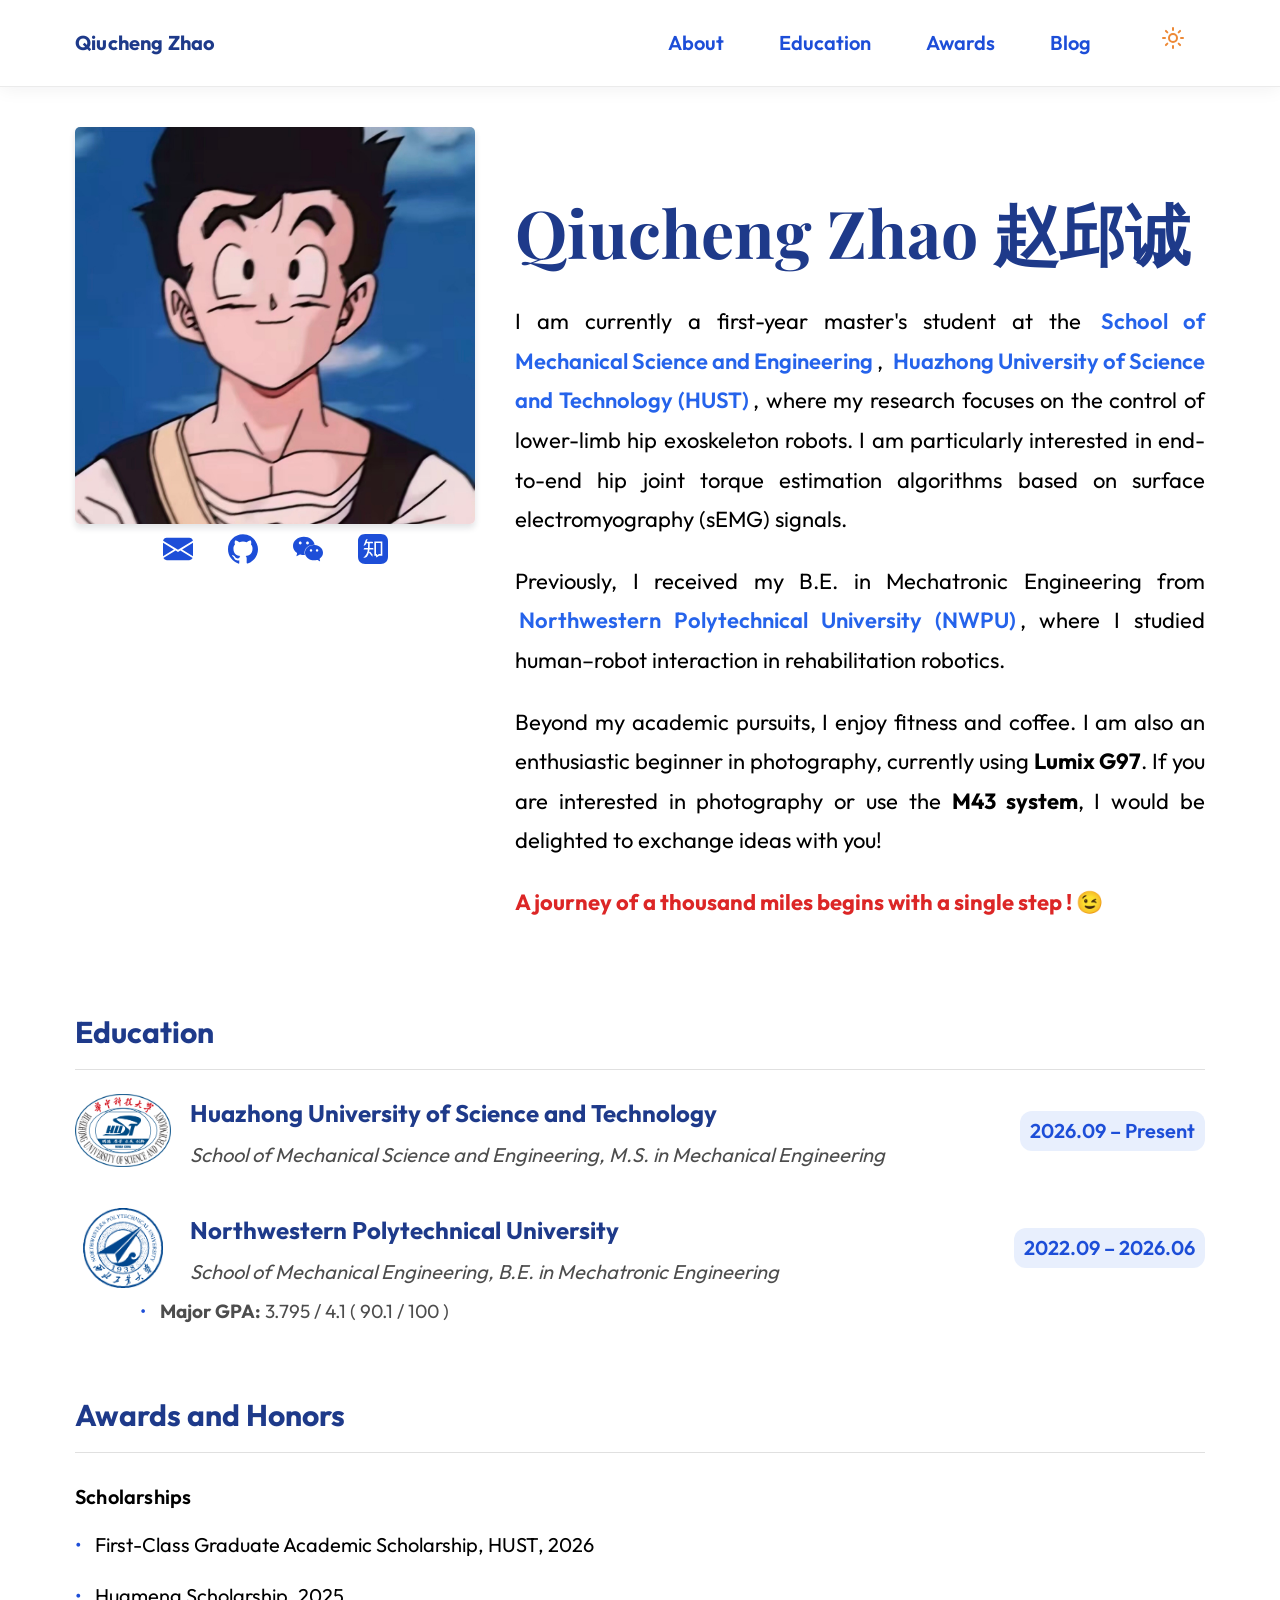
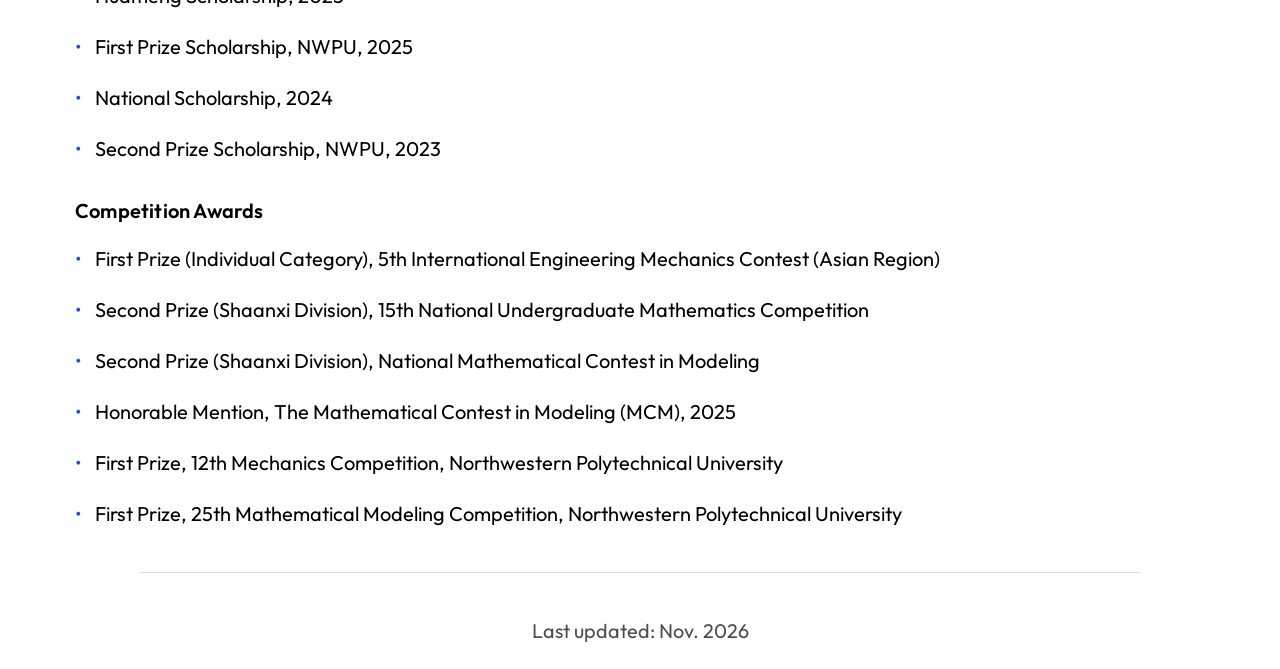
<file: index.html>
<!DOCTYPE html>
<html lang="en" data-theme="light">
<head>
    <meta charset="UTF-8">
    <meta name="viewport" content="width=device-width, initial-scale=1.0">
    <title>Qiucheng Zhao</title>
    <link rel="icon" href="./favicon.svg" type="image/svg+xml">
    <link rel="icon" href="./favicon-32.png" sizes="32x32" type="image/png">
    <link rel="apple-touch-icon" href="./apple-touch-icon.png">
    
    <!-- 字体与图标全部本地化，不依赖任何境外 CDN -->
    
    <style>
        /* --- 本地字体：OFL 授权，latin 子集 woff2（来源见 fonts/README.txt） --- */
        @font-face {
            font-family: 'Outfit';
            font-style: normal;
            font-weight: 400;
            font-display: swap;
            src: url('./fonts/outfit-latin-400-normal.woff2') format('woff2');
        }

        @font-face {
            font-family: 'Outfit';
            font-style: normal;
            font-weight: 600;
            font-display: swap;
            src: url('./fonts/outfit-latin-600-normal.woff2') format('woff2');
        }

        @font-face {
            font-family: 'Outfit';
            font-style: normal;
            font-weight: 700;
            font-display: swap;
            src: url('./fonts/outfit-latin-700-normal.woff2') format('woff2');
        }

        @font-face {
            font-family: 'Playfair Display';
            font-style: normal;
            font-weight: 700;
            font-display: swap;
            src: url('./fonts/playfair-display-latin-700-normal.woff2') format('woff2');
        }


        /* =========================================
           1. 全局变量与主题定义 (CSS Variables)
           ========================================= */
        :root {
            /* --- 基础布局与动画 --- */
            scroll-behavior: smooth;
            --transition-speed: 0.3s;

            /* --- Light Theme (默认浅色模式：纯白背景 / 黑色正文 / 蓝色链接) --- */
            --bg-color: #ffffff;
            --header-bg: rgba(255, 255, 255, 0.6);
            --text-color: #000000;
            --text-muted: #4d4d4d;
            --primary-color: #1d4ed8;
            --link-color: #2563eb;
            --name-color: #1e3a8a;
            --hover-color: #1e40af;
            --border-color: rgba(0, 0, 0, 0.12);
            --card-bg: rgba(37, 99, 235, 0.08);
            --shadow-color: rgba(15, 23, 42, 0.12);
            --date-bg: rgba(37, 99, 235, 0.10);
            --date-text: #1d4ed8;

            /* --- 液态玻璃拟态 (Glassmorphism) 浅色配置 --- */
            --glass-bg: rgba(255, 255, 255, 0.65);
            --glass-border: rgba(0, 0, 0, 0.08);
            --glass-shadow: 0 2px 18px rgba(15, 23, 42, 0.06);
        }

        /* --- Dark Theme (Catppuccin Mocha 深色模式) --- */
        [data-theme="dark"] {
            --bg-color: #1e1e2e;
            --header-bg: rgba(30, 30, 46, 0.1);
            --text-color: #cdd6f4;
            --text-muted: #a6adc8;
            --primary-color: #89b4fa;
            --link-color: #89dceb;
            --name-color: #cba6f7;
            --hover-color: #f5c2e7;
            --border-color: rgba(255, 255, 255, 0.1);
            --card-bg: rgba(137, 180, 250, 0.15);
            --shadow-color: rgba(0,0,0,0.5);
            --date-bg: rgba(203, 166, 247, 0.15);
            --date-text: #cba6f7;

            /* --- 液态玻璃拟态 深色配置 --- */
            --glass-bg: rgba(30, 30, 46, 0.1);
            --glass-border: rgba(255, 255, 255, 0.18);
            --glass-shadow: 0 8px 32px 0 rgba(0, 0, 0, 1);
        }

        /* =========================================
           2. 全局重置与基础样式 (Global Reset)
           ========================================= */
        body {
            font-family: 'Outfit', sans-serif;
            line-height: 1.8;
            margin: 0;
            /* 修改点：去除 max-width 和 padding，改为 100% 宽度 */
            padding: 0; 
            max-width: 100%;
            overflow-x: hidden; /* 防止意外的水平滚动 */
            font-size: 22px;
            color: var(--text-color);
            background-color: var(--bg-color);
            transition: background-color var(--transition-speed) ease, color var(--transition-speed) ease;
        }

        /* 全局过渡效果 */
        header, a, p, h1, h2, li, i, button {
            transition: background-color var(--transition-speed) ease, 
                        color var(--transition-speed) ease, 
                        border-color var(--transition-speed) ease,
                        box-shadow var(--transition-speed) ease;
        }

        a {
            color: var(--link-color);
            text-decoration: none;
            font-weight: 600;
            padding: 2px 4px;
            border-radius: 3px;
        }

        a:hover {
            color: var(--hover-color);
            background-color: rgba(49, 130, 206, 0.1);
        }

        /* 标题通用样式 */
        h2 {
            color: var(--name-color) !important;
            font-family: 'Outfit', sans-serif;
            font-size: 30px;
            margin-bottom: 20px;
            border-bottom: 1px solid var(--border-color);
            padding-bottom: 10px;
        }

        h3 {
            font-family: 'Outfit', sans-serif;
            font-size: 20px;
            font-weight: 600;
            letter-spacing: 0.01em;
            color: var(--text-color);
            margin: 26px 0 12px;
        }

        /* 锚点跳转时给吸顶导航留出空间 */
        #About,
        #education,
        #awards {
            scroll-margin-top: 100px;
        }

        /* 列表通用样式 */
        ul {
            list-style-type: none;
            padding: 0;
            margin: 0;
        }

        /* 带圆点的列表项 (用于 Awards, Teaching, Education Details) */
        .styled-list li {
            font-family: 'Outfit', sans-serif;
            font-size: 20px;
            margin-bottom: 15px;
            padding-left: 20px;
            position: relative;
        }

        .styled-list li::before {
            content: "•";
            color: var(--primary-color);
            position: absolute;
            left: 0;
        }

        /* =========================================
           3. 顶部导航栏 (Header & Navigation)
           ========================================= */
        header {
            display: flex;
            justify-content: space-between;
            align-items: center;

            margin: 0 0 20px 0;
            width: 100%;
            box-sizing: border-box; /* 确保 padding 包含在宽度内 */
            padding: 20px max(60px, calc(50% - 625px + 60px));
            /* 玻璃拟态核心 */
            position: sticky;
            position: -webkit-sticky;
            top: 0;
            z-index: 1000;
            background: var(--glass-bg);
            backdrop-filter: saturate(120%) blur(3px);
            -webkit-backdrop-filter: saturate(120%) blur(3px);
            border-bottom: 1px solid var(--glass-border);
            box-shadow: var(--glass-shadow);
        }

        /* 顶栏左侧站点名（同时作为页面的唯一 h1） */
        .site-title {
            font-family: 'Outfit', sans-serif;
            font-size: 20px;
            font-weight: 700;
            margin: 0;
            letter-spacing: 0.01em;
            line-height: 1.2;
        }

        .site-title a {
            color: var(--name-color);
            font-weight: 700;
            padding: 0;
        }

        .site-title a:hover {
            color: var(--hover-color);
            background-color: transparent;
        }

        nav ul {
            text-align: center;
        }

        nav li {
            display: inline;
            margin: 0 15px;
        }

        nav li a {
            display: inline-block;
            font-family: 'Outfit', sans-serif;
            color: var(--primary-color);
            font-size: 20px;
            padding: 5px 10px;
        }

        nav li a:hover {
            background-color: transparent;
            color: var(--link-color);
            border-bottom: 2px solid var(--link-color);
        }

        /* “更多”菜单：桌面端平铺显示，移动端收进右侧按钮的下拉面板 */
        .nav-more {
            position: relative;
            margin: 0; /* 间距交给内部 li 控制，避免与相邻项重复 */
        }

        .nav-more-btn {
            display: none; /* 桌面端隐藏 */
        }

        .nav-more-btn svg {
            width: 22px;
            height: 22px;
            display: block;
        }

        .nav-more-menu {
            display: inline; /* 桌面端与普通栏目并排 */
        }

        /* 主题切换按钮（内联 SVG，日/月通过 .is-dark 切换） */
        .theme-toggle-btn {
            background: none;
            border: none;
            cursor: pointer;
            padding: 5px;
            margin-left: 20px;
            color: var(--primary-color);
            transition: transform 0.5s ease, color 0.3s ease;
        }

        .theme-toggle-btn svg {
            width: 24px;
            height: 24px;
            display: block;
        }

        .theme-toggle-btn .icon-moon {
            display: none;
        }

        .theme-toggle-btn.is-dark .icon-sun {
            display: none;
        }

        .theme-toggle-btn.is-dark .icon-moon {
            display: block;
        }
        
        .theme-toggle-btn:hover {
            transform: rotate(180deg) scale(1.1);
            color: var(--hover-color);
        }

        /* =========================================
           4. 个人简介区域 (Profile Section)
           ========================================= */
        .main-container {
            display: flex;
            gap: 40px;
            margin-top: 40px;
        }

        .left-section {
            flex-shrink: 0;
            width: 400px;
        }

        /* =========================================
           3D 翻转头像特效 (Card Flip)
           ========================================= */
           .profile-image {
            width: 100%;
            /* 3D 视距：数值越小，3D 效果越强烈，1000px 是标准值 */
            perspective: 1000px; 
            cursor: pointer; /* 提示可交互 */
        }

        /* 内部翻转容器 */
        .profile-image-inner {
            position: relative;
            width: 100%;
            /* 翻转动画持续时间：0.8秒 */
            transition: transform 0.8s cubic-bezier(0.175, 0.885, 0.32, 1.275);
            /* 关键属性：保留3D空间，否则图片会变扁 */
            transform-style: preserve-3d;
        }

        /* 鼠标悬停时：旋转180度 */
        .profile-image:hover .profile-image-inner {
            transform: rotateY(180deg);
        }

        /* 图片通用样式 */
        .profile-image img {
            width: 100%;
            border-radius: 5px;
            /* 关键属性：隐藏图片的背面，这样旋转时不会看到镜像的图 */
            -webkit-backface-visibility: hidden;
            backface-visibility: hidden;
            box-shadow: 0 4px 6px var(--shadow-color); /* 继承你的阴影变量 */
        }

        /* 正面图片：作为文档流支撑高度 */
        .img-front {
            display: block;
            height: auto; /* 抵消 width/height 属性带来的固定高度，同时保留宽高比 */
        }

        /* 背面图片：绝对定位覆盖，并预先旋转180度 */
        .img-back {
            position: absolute;
            top: 0;
            left: 0;
            height: 100%;
            object-fit: cover; /* 保证图片比例不拉伸 */
            transform: rotateY(180deg);
        }

        .contact-icons {
            text-align: center;
            margin-top: 10px;
        }

        .contact-icons a {
            display: inline-flex;
            align-items: center;
            justify-content: center;
            color: var(--primary-color);
            margin: 0 15px;
            padding: 0;
            background-color: transparent !important;
        }

        .contact-icons svg {
            width: 30px;
            height: 30px;
            display: block;
        }

        .contact-icons a:hover {
            color: var(--hover-color);
        }

        .content-section {
            flex: 1;
        }

        .name {
            font-family: 'Playfair Display', serif;
            font-size: 3em;
            font-weight: 700;
            color: var(--name-color) !important;
            margin-bottom: 30px;
            line-height: 1.2;
        }

        /* 姓名拆成中英两段：移动端在两者之间换行，且中文不被拆开 */
        .name-zh {
            white-space: nowrap;
        }

        .quote-highlight {
            color: #dc2626;
            font-weight: 800;
        }

        /* 个人简介正文段落：两端对齐 */
        .bio-p {
            text-align: justify;
            text-justify: inter-word;
        }

        /* =========================================
           5. 教育背景区域 (Education Section)
           ========================================= */
        .education-section {
            margin-top: 60px;
            padding: 0 40px;
        }

        .education-entry {
            margin-bottom: 35px;
        }

        .edu-header {
            display: flex;
            justify-content: space-between;
            align-items: center;
            flex-wrap: wrap;
            margin-bottom: 5px;
        }

        .edu-school-info {
            display: flex;
            align-items: center;
            gap: 15px;
        }

        /* 固定占位框：两校校徽共用同一宽度，保证校名左对齐；
           96px 宽让 HUST 的椭圆形徽标不至于显得比 NWPU 的圆形徽标小一号 */
        .edu-logo {
            width: 96px;
            height: 80px;
            object-fit: contain;
            flex-shrink: 0;
            border-radius: 4px;
        }

        .edu-school-name {
            font-family: 'Outfit', sans-serif;
            font-size: 24px;
            font-weight: 700;
            color: var(--name-color);
        }

        /* 防止 hover 学校名称时，下方的学位文字受到影响 */
        a.edu-school-name:hover .edu-degree.pc-ver {
            text-decoration: none; 
            border-bottom: none;
            background: transparent;
        }

        .edu-date {
            font-family: 'Outfit', sans-serif;
            font-weight: 600;
            color: var(--date-text) !important;
            font-size: 20px;
            background-color: var(--date-bg);
            padding: 2px 10px;
            border-radius: 12px;
        }

        .edu-degree {
            font-family: 'Outfit', sans-serif;
            font-size: 20px;
            color: var(--text-muted) !important;
            font-style: italic;
        }

        /* 响应式控制学位的显示位置 */
        .edu-degree.pc-ver {
            display: block;
            margin-top: 5px;
            font-weight: 400;
            line-height: 1.5;
        }

        .edu-degree.mobile-ver {
            display: none; /* 默认隐藏 */
        }

        .edu-details {
            list-style-type: none;
            padding-left: 65px; /* 对齐 Logo 右侧 */
            margin: 0;
        }

        .edu-details li {
            font-family: 'Outfit', sans-serif;
            font-size: 19px;
            margin-bottom: 5px;
            position: relative;
            padding-left: 20px;
            color: var(--text-muted) !important;
        }

        .edu-details li::before {
            content: "•";
            color: var(--primary-color);
            position: absolute;
            left: 0;
        }

        /* =========================================
           6. 奖项 (Awards)
           ========================================= */
        .section-container {
            margin-top: 60px;
            padding: 0 40px;
        }

        /* =========================================
           7. 底部与其他通用 (Footer & Utilities)
           ========================================= */
        .section-divider {
            margin: 40px auto;
            border: 0;
            border-top: 1px solid var(--border-color);
            width: 80%;
        }

        .page-footer {
            text-align: center;
            color: var(--text-muted) !important;
            font-size: 0.9em;
            margin: 20px 0;
        }

        /* --- 新增：给主要内容板块添加宽度限制与居中 --- */
        .main-container, 
        .education-section, 
        .section-container {
            max-width: 1250px;
            margin-left: auto;
            margin-right: auto;
            padding-left: 60px;  /* 恢复原本的内边距 */
            padding-right: 60px;
            box-sizing: border-box;
        }

        /* 修正分割线宽度 */
        .section-divider {
            width: 80%;
            max-width: 1000px; /* 限制最大宽度 */
        }

        /* =========================================
           8. 媒体查询 (Responsive Design)
           ========================================= */
        @media (max-width: 768px) {
            body {
                padding: 0;
                font-size: 18px;

                /* --- 新增：允许单词换行并使用连字符 --- */
                -webkit-hyphens: auto; /* 兼容 Safari/Webkit 内核 */
                hyphens: auto;         /* 标准属性 */
            }

            /* 导航栏适配 */
            header {
                flex-direction: row;
                margin: 0 0 20px 0;
                /* 手机端左右边距改为 20px */
                padding: 20px 20px; 
            }
            
            header h1 { display: none; } /* 确保布局 */

            /* ---- 移动端导航：About / Education 在左，更多菜单与主题切换在右 ---- */
            header nav {
                flex: 1;
            }

            nav ul {
                display: flex;
                align-items: center;
                width: 100%;
                position: relative; /* 下拉面板相对整条导航定位 */
            }

            nav li {
                display: block;
                margin: 0 3px;
            }

            nav li a {
                font-size: 18px;
                padding: 4px 6px;
                white-space: nowrap;
            }

            .nav-more {
                margin-left: auto; /* 把“更多”按钮与主题切换推到右侧 */
                position: static;  /* 面板改为相对导航栏右边缘对齐 */
            }

            .nav-more-btn {
                display: inline-flex;
                align-items: center;
                justify-content: center;
                width: 36px;
                height: 36px;
                padding: 0;
                border: none;
                border-radius: 8px;
                background: none;
                color: var(--primary-color);
                font-size: 18px;
                cursor: pointer;
                transition: color var(--transition-speed) ease, background-color var(--transition-speed) ease;
            }

            .nav-more-btn:hover,
            .nav-more-btn[aria-expanded="true"] {
                color: var(--hover-color);
                background-color: var(--card-bg);
            }

            .nav-more-menu {
                display: none;
                position: absolute;
                top: calc(100% + 20px);
                right: 0;
                width: auto; /* 覆盖 nav ul 的 100% 宽度 */
                min-width: 168px;
                padding: 6px 0;
                background-color: var(--bg-color);
                border: 1px solid var(--border-color);
                border-radius: 10px;
                box-shadow: 0 10px 28px var(--shadow-color);
                text-align: left;
                z-index: 1002;
            }

            .nav-more-menu.is-open {
                display: block;
            }

            .nav-more-menu li {
                display: block;
                margin: 0;
            }

            .nav-more-menu li a {
                display: block;
                padding: 10px 18px;
                font-size: 17px;
            }

            .nav-more-menu li a:hover {
                background-color: var(--date-bg);
                border-bottom: none;
            }

            .theme-toggle-btn {
                margin-left: 8px;
                padding: 4px;
            }

            .theme-toggle-btn svg {
                width: 22px;
                height: 22px;
            }

            /* 主要内容垂直排列 */
            .main-container {
                flex-direction: column;
                margin-top: 20px;
            }

            .left-section {
                width: 100%;
            }

            .name {
                font-size: 2.5em;
                text-align: center;
            }

            /* 中文名另起一行，避免中英文挤在一行被拆断 */
            .name .name-zh {
                display: block;
            }

            .content-section {
                text-align: left;
            }

            /* 教育板块适配 */
            .education-section, .section-container {
                padding: 0 10px;
            }

            .edu-header {
                flex-direction: column;
                align-items: flex-start;
                gap: 5px;
            }

            .edu-logo {
                width: 60px;  /* 手机端缩小 logo，宽高保持一致以对齐校名 */
                height: 60px;
            }

            .edu-date {
                font-size: 18px;
                background: none;
                padding-left: 0;
                margin-top: 5px;
            }

            /* 切换学位显示位置 */
            .edu-degree.pc-ver { display: none; }
            .edu-degree.mobile-ver {
                display: block;
                padding-left: 0;
                margin-top: 5px;
                font-size: 18px;
                color: var(--text-muted);
            }

            .edu-details {
                padding-left: 0;
            }

            /* 手机端内容内边距适配 */
            .main-container, 
            .education-section, 
            .section-container {
                padding-left: 20px;
                padding-right: 20px;
            }
        }

        /* 尊重系统的“减少动态效果”偏好 */
        @media (prefers-reduced-motion: reduce) {
            *,
            *::before,
            *::after {
                animation-duration: 0.01ms !important;
                animation-iteration-count: 1 !important;
                transition-duration: 0.01ms !important;
                scroll-behavior: auto !important;
            }

            .profile-image:hover .profile-image-inner {
                transform: none;
            }
        }
    </style>
</head>

<body>
    <!-- 导航栏 -->
    <header>
        <h1 class="site-title"><a href="#About">Qiucheng Zhao</a></h1>
        <nav>
            <ul>
                <li><a href="#About">About</a></li>
                <li><a href="#education">Education</a></li>
                <!-- 桌面端平铺显示；移动端收进“更多”下拉菜单 -->
                <li class="nav-more">
                    <button class="nav-more-btn" id="nav-more-btn" aria-label="More navigation" aria-haspopup="true" aria-expanded="false" aria-controls="nav-more-menu">
                        <svg viewBox="0 0 24 24" fill="currentColor" aria-hidden="true"><circle cx="5" cy="12" r="1.8"/><circle cx="12" cy="12" r="1.8"/><circle cx="19" cy="12" r="1.8"/></svg>
                    </button>
                    <ul class="nav-more-menu" id="nav-more-menu">
                        <li><a href="#awards">Awards</a></li>
                        <li><a href="https://q1ucheng.github.io/blogs/">Blog</a></li>
                    </ul>
                </li>
                <li>
                    <button class="theme-toggle-btn" id="theme-toggle" aria-label="Toggle Dark Mode">
                        <svg class="icon-sun" viewBox="0 0 24 24" fill="none" stroke="currentColor" stroke-width="2" stroke-linecap="round" stroke-linejoin="round" aria-hidden="true"><circle cx="12" cy="12" r="4" /> <path d="M12 2v2" /> <path d="M12 20v2" /> <path d="m4.93 4.93 1.41 1.41" /> <path d="m17.66 17.66 1.41 1.41" /> <path d="M2 12h2" /> <path d="M20 12h2" /> <path d="m6.34 17.66-1.41 1.41" /> <path d="m19.07 4.93-1.41 1.41" /></svg>
                        <svg class="icon-moon" viewBox="0 0 24 24" fill="none" stroke="currentColor" stroke-width="2" stroke-linecap="round" stroke-linejoin="round" aria-hidden="true"><path d="M20.985 12.486a9 9 0 1 1-9.473-9.472c.405-.022.617.46.402.803a6 6 0 0 0 8.268 8.268c.344-.215.825-.004.803.401" /></svg>
                    </button>
                </li>
            </ul>
        </nav>
    </header>

    <!-- 主体内容：个人信息与简介 -->
    <div class="main-container">
        <!-- 左侧：头像与联系方式 -->
        <div class="left-section">
            <div class="profile-image">
                <div class="profile-image-inner">
                    <!-- 正面图片 -->
                    <img src="./imgs/myphoto_new.jpg" alt="Front Profile" class="img-front" width="1260" height="1252">
                    <!-- 背面图片 (翻转后显示) -->
                    <img src="./imgs/myphoto_new.jpg" alt="Back Profile" class="img-back" width="1260" height="1252">
                </div>
            </div>
            <div class="contact-icons">
                <a href="mailto:zhaoqiucheng@mail.nwpu.edu.cn" aria-label="Email">
                    <svg viewBox="0 0 16 16" fill="currentColor" aria-hidden="true"><path d="M.05 3.555A2 2 0 0 1 2 2h12a2 2 0 0 1 1.95 1.555L8 8.414zM0 4.697v7.104l5.803-3.558zM6.761 8.83l-6.57 4.027A2 2 0 0 0 2 14h12a2 2 0 0 0 1.808-1.144l-6.57-4.027L8 9.586zm3.436-.586L16 11.801V4.697z"/></svg>
                </a>
                <a href="https://github.com/Q1ucheng" target="_blank" rel="noopener" aria-label="GitHub">
                    <svg viewBox="0 0 24 24" fill="currentColor" aria-hidden="true"><path d="M12 .297c-6.63 0-12 5.373-12 12 0 5.303 3.438 9.8 8.205 11.385.6.113.82-.258.82-.577 0-.285-.01-1.04-.015-2.04-3.338.724-4.042-1.61-4.042-1.61C4.422 18.07 3.633 17.7 3.633 17.7c-1.087-.744.084-.729.084-.729 1.205.084 1.838 1.236 1.838 1.236 1.07 1.835 2.809 1.305 3.495.998.108-.776.417-1.305.76-1.605-2.665-.3-5.466-1.332-5.466-5.93 0-1.31.465-2.38 1.235-3.22-.135-.303-.54-1.523.105-3.176 0 0 1.005-.322 3.3 1.23.96-.267 1.98-.399 3-.405 1.02.006 2.04.138 3 .405 2.28-1.552 3.285-1.23 3.285-1.23.645 1.653.24 2.873.12 3.176.765.84 1.23 1.91 1.23 3.22 0 4.61-2.805 5.625-5.475 5.92.42.36.81 1.096.81 2.22 0 1.606-.015 2.896-.015 3.286 0 .315.21.69.825.57C20.565 22.092 24 17.592 24 12.297c0-6.627-5.373-12-12-12"/></svg>
                </a>
                <a href="./imgs/wechat.png" target="_blank" aria-label="WeChat">
                    <svg viewBox="0 0 24 24" fill="currentColor" aria-hidden="true"><path d="M8.691 2.188C3.891 2.188 0 5.476 0 9.53c0 2.212 1.17 4.203 3.002 5.55a.59.59 0 0 1 .213.665l-.39 1.48c-.019.07-.048.141-.048.213 0 .163.13.295.29.295a.326.326 0 0 0 .167-.054l1.903-1.114a.864.864 0 0 1 .717-.098 10.16 10.16 0 0 0 2.837.403c.276 0 .543-.027.811-.05-.857-2.578.157-4.972 1.932-6.446 1.703-1.415 3.882-1.98 5.853-1.838-.576-3.583-4.196-6.348-8.596-6.348zM5.785 5.991c.642 0 1.162.529 1.162 1.18a1.17 1.17 0 0 1-1.162 1.178A1.17 1.17 0 0 1 4.623 7.17c0-.651.52-1.18 1.162-1.18zm5.813 0c.642 0 1.162.529 1.162 1.18a1.17 1.17 0 0 1-1.162 1.178 1.17 1.17 0 0 1-1.162-1.178c0-.651.52-1.18 1.162-1.18zm5.34 2.867c-1.797-.052-3.746.512-5.28 1.786-1.72 1.428-2.687 3.72-1.78 6.22.942 2.453 3.666 4.229 6.884 4.229.826 0 1.622-.12 2.361-.336a.722.722 0 0 1 .598.082l1.584.926a.272.272 0 0 0 .14.047c.134 0 .24-.111.24-.247 0-.06-.023-.12-.038-.177l-.327-1.233a.582.582 0 0 1-.023-.156.49.49 0 0 1 .201-.398C23.024 18.48 24 16.82 24 14.98c0-3.21-2.931-5.837-6.656-6.088V8.89c-.135-.01-.27-.027-.407-.03zm-2.53 3.274c.535 0 .969.44.969.982a.976.976 0 0 1-.969.983.976.976 0 0 1-.969-.983c0-.542.434-.982.97-.982zm4.844 0c.535 0 .969.44.969.982a.976.976 0 0 1-.969.983.976.976 0 0 1-.969-.983c0-.542.434-.982.969-.982z"/></svg>
                </a>
                <a href="https://www.zhihu.com/people/qcqc-40-5" target="_blank" rel="noopener" aria-label="Zhihu">
                    <svg viewBox="0 0 24 24" fill="currentColor" aria-hidden="true"><path d="M5.721 0C2.251 0 0 2.25 0 5.719V18.28C0 21.751 2.252 24 5.721 24h12.56C21.751 24 24 21.75 24 18.281V5.72C24 2.249 21.75 0 18.281 0zm1.964 4.078c-.271.73-.5 1.434-.68 2.11h4.587c.545-.006.445 1.168.445 1.171H9.384a58.104 58.104 0 01-.112 3.797h2.712c.388.023.393 1.251.393 1.266H9.183a9.223 9.223 0 01-.408 2.102l.757-.604c.452.456 1.512 1.712 1.906 2.177.473.681.063 2.081.063 2.081l-2.794-3.382c-.653 2.518-1.845 3.607-1.845 3.607-.523.468-1.58.82-2.64.516 2.218-1.73 3.44-3.917 3.667-6.497H4.491c0-.015.197-1.243.806-1.266h2.71c.024-.32.086-3.254.086-3.797H6.598c-.136.406-.158.447-.268.753-.594 1.095-1.603 1.122-1.907 1.155.906-1.821 1.416-3.6 1.591-4.064.425-1.124 1.671-1.125 1.671-1.125zM13.078 6h6.377v11.33h-2.573l-2.184 1.373-.401-1.373h-1.219zm1.313 1.219v8.86h.623l.263.937 1.455-.938h1.456v-8.86z"/></svg>
                </a>
            </div>
        </div>
        
        <!-- 右侧：自我介绍 -->
        <div class="content-section" id="About">
            <section>
                <p class="name"><span class="name-en">Qiucheng Zhao</span> <span class="name-zh">赵邱诚</span></p>
                <p class="bio-p">I am currently a first-year master's student at the <a href="http://mse.hust.edu.cn/" target="_blank">School of Mechanical Science and Engineering</a>, <a href="https://www.hust.edu.cn/" target="_blank">Huazhong University of Science and Technology (HUST)</a>, where my research focuses on the control of lower-limb hip exoskeleton robots. I am particularly interested in end-to-end hip joint torque estimation algorithms based on surface electromyography (sEMG) signals.</p>
                <p class="bio-p">Previously, I received my B.E. in Mechatronic Engineering from <a href="https://www.nwpu.edu.cn/" target="_blank">Northwestern Polytechnical University (NWPU)</a>, where I studied human–robot interaction in rehabilitation robotics.</p>
                <p class="bio-p">Beyond my academic pursuits, I enjoy fitness and coffee. I am also an enthusiastic beginner in photography, currently using <strong>Lumix G97</strong>. If you are interested in photography or use the <strong>M43 system</strong>, I would be delighted to exchange ideas with you!</p>
                <p class="quote-highlight">A journey of a thousand miles begins with a single step ! 😉</p>
            </section>
        </div>
    </div>

    <!-- Education Section -->
    <div class="education-section" id="education">
        <h2>Education</h2>
        
        <div class="education-entry">
            <div class="edu-header">
                <div class="edu-school-info">
                    <img src="./imgs/hust_logo.png" alt="HUST Logo" class="edu-logo">
                    <a href="https://www.hust.edu.cn/" target="_blank" class="edu-school-name">
                        Huazhong University of Science and Technology
                        <!-- PC端显示的学位信息 -->
                        <div class="edu-degree pc-ver">
                            School of Mechanical Science and Engineering, M.S. in Mechanical Engineering
                        </div>
                    </a>
                </div>
                <div class="edu-date">2026.09 – Present</div>
            </div>
            
            <!-- 移动端显示的学位信息 -->
            <div class="edu-degree mobile-ver">
                School of Mechanical Science and Engineering, M.S. in Mechanical Engineering
            </div>
        </div>

        <div class="education-entry">
            <div class="edu-header">
                <div class="edu-school-info">
                    <img src="./imgs/nwpu_logo.png" alt="NWPU Logo" class="edu-logo">
                    <a href="https://www.nwpu.edu.cn/" target="_blank" class="edu-school-name">
                        Northwestern Polytechnical University
                        <!-- PC端显示的学位信息 -->
                        <div class="edu-degree pc-ver">
                            School of Mechanical Engineering, B.E. in Mechatronic Engineering
                        </div>
                    </a>
                </div>
                <div class="edu-date">2022.09 – 2026.06</div>
            </div>
            
            <!-- 移动端显示的学位信息 -->
            <div class="edu-degree mobile-ver">
                School of Mechanical Engineering, B.E. in Mechatronic Engineering
            </div>

            <ul class="edu-details">
                <li><strong>Major GPA:</strong> 3.795 / 4.1 ( 90.1 / 100 )</li>
            </ul>
        </div>
    </div>

    <!-- Awards Section -->
    <div class="section-container" id="awards">
        <h2>Awards and Honors</h2>
        
        <h3>Scholarships</h3>
        <ul class="styled-list">
            <li>First-Class Graduate Academic Scholarship, HUST, 2026</li>
            <li>Huameng Scholarship, 2025</li>
            <li>First Prize Scholarship, NWPU, 2025</li>
            <li>National Scholarship, 2024</li>
            <li>Second Prize Scholarship, NWPU, 2023</li>
        </ul>
        
        <h3>Competition Awards</h3>
        <ul class="styled-list">
            <li>First Prize (Individual Category), 5th International Engineering Mechanics Contest (Asian Region)</li>
            <li>Second Prize (Shaanxi Division), 15th National Undergraduate Mathematics Competition</li>
            <li>Second Prize (Shaanxi Division), National Mathematical Contest in Modeling</li>
            <li>Honorable Mention, The Mathematical Contest in Modeling (MCM), 2025</li>
            <li>First Prize, 12th Mechanics Competition, Northwestern Polytechnical University</li>
            <li>First Prize, 25th Mathematical Modeling Competition, Northwestern Polytechnical University</li>
        </ul>
    </div>

    <!-- Footer -->
    <hr class="section-divider">
    <div class="page-footer">
        Last updated: Nov. 2026
    </div>

    <!-- Scripts -->
    <script>
        const toggleBtn = document.getElementById('theme-toggle');
        const html = document.documentElement;

        // 1. 初始化：检查本地存储的用户偏好，无记录时默认白天模式
        const savedTheme = localStorage.getItem('theme-pref');
        
        if (savedTheme) {
            html.setAttribute('data-theme', savedTheme);
            updateIcon(savedTheme);
        } else {
            html.setAttribute('data-theme', 'light');
            updateIcon('light'); // 默认白天
        }

        // 2. 点击事件：切换主题并保存
        toggleBtn.addEventListener('click', () => {
            const currentTheme = html.getAttribute('data-theme');
            const newTheme = currentTheme === 'dark' ? 'light' : 'dark';
            
            html.setAttribute('data-theme', newTheme);
            localStorage.setItem('theme-pref', newTheme);
            updateIcon(newTheme);
        });

        // 3. 图标更新逻辑（内联 SVG：用 .is-dark 切换日/月）
        function updateIcon(theme) {
            const isDark = theme === 'dark';
            toggleBtn.classList.toggle('is-dark', isDark);
            toggleBtn.style.color = isDark ? '#cba6f7' : '#ed8936'; // Mauve / Orange
        }

        // 4. 移动端“更多”菜单
        const moreBtn = document.getElementById('nav-more-btn');
        const moreMenu = document.getElementById('nav-more-menu');

        function closeMoreMenu() {
            moreMenu.classList.remove('is-open');
            moreBtn.setAttribute('aria-expanded', 'false');
        }

        moreBtn.addEventListener('click', (e) => {
            e.stopPropagation();
            const isOpen = moreMenu.classList.toggle('is-open');
            moreBtn.setAttribute('aria-expanded', String(isOpen));
        });

        // 点击菜单内的链接后自动收起
        moreMenu.addEventListener('click', (e) => {
            if (e.target.closest('a')) closeMoreMenu();
        });

        // 点击空白处或按 Esc 收起
        document.addEventListener('click', (e) => {
            if (!moreMenu.contains(e.target) && !moreBtn.contains(e.target)) {
                closeMoreMenu();
            }
        });

        document.addEventListener('keydown', (e) => {
            if (e.key === 'Escape') closeMoreMenu();
        });
    </script>
</body>
</html>
</file>
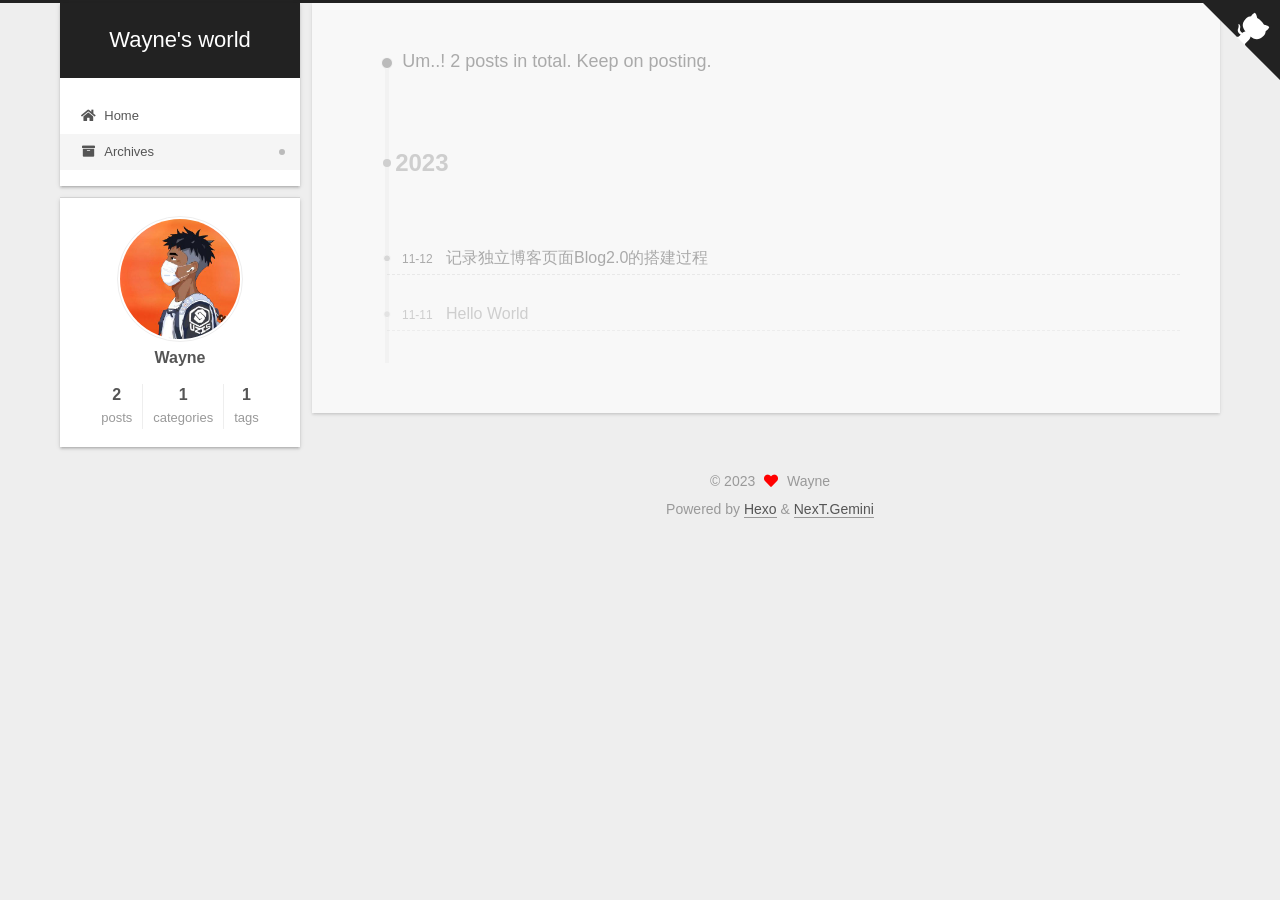
<file: archives/index.html>
<!DOCTYPE html>
<html lang="en">
<head>
  <meta charset="UTF-8">
<meta name="viewport" content="width=device-width, initial-scale=1, maximum-scale=2">
<meta name="theme-color" content="#222">
<meta name="generator" content="Hexo 6.3.0">
  <link rel="apple-touch-icon" sizes="180x180" href="/images/apple-touch-icon-next.png">
  <link rel="icon" type="image/png" sizes="32x32" href="/images/favicon-32x32-next.png">
  <link rel="icon" type="image/png" sizes="16x16" href="/images/favicon-16x16-next.png">
  <link rel="mask-icon" href="/images/logo.svg" color="#222">

<link rel="stylesheet" href="/css/main.css">


<link rel="stylesheet" href="/lib/font-awesome/css/all.min.css">

<script id="hexo-configurations">
    var NexT = window.NexT || {};
    var CONFIG = {"hostname":"q1ucheng.github.io","root":"/","scheme":"Gemini","version":"7.8.0","exturl":false,"sidebar":{"position":"left","display":"post","padding":18,"offset":12,"onmobile":false},"copycode":{"enable":true,"show_result":true,"style":"mac"},"back2top":{"enable":true,"sidebar":false,"scrollpercent":false},"bookmark":{"enable":false,"color":"#222","save":"auto"},"fancybox":false,"mediumzoom":false,"lazyload":false,"pangu":false,"comments":{"style":"tabs","active":null,"storage":true,"lazyload":false,"nav":null},"algolia":{"hits":{"per_page":10},"labels":{"input_placeholder":"Search for Posts","hits_empty":"We didn't find any results for the search: ${query}","hits_stats":"${hits} results found in ${time} ms"}},"localsearch":{"enable":false,"trigger":"auto","top_n_per_article":1,"unescape":false,"preload":false},"motion":{"enable":true,"async":false,"transition":{"post_block":"fadeIn","post_header":"slideDownIn","post_body":"slideDownIn","coll_header":"slideLeftIn","sidebar":"slideUpIn"}}};
  </script>

  <meta property="og:type" content="website">
<meta property="og:title" content="Wayne&#39;s world">
<meta property="og:url" content="https://q1ucheng.github.io/archives/index.html">
<meta property="og:site_name" content="Wayne&#39;s world">
<meta property="og:locale" content="en_US">
<meta property="article:author" content="Wayne">
<meta name="twitter:card" content="summary">

<link rel="canonical" href="https://q1ucheng.github.io/archives/">


<script id="page-configurations">
  // https://hexo.io/docs/variables.html
  CONFIG.page = {
    sidebar: "",
    isHome : false,
    isPost : false,
    lang   : 'en'
  };
</script>

  <title>Archive | Wayne's world</title>
  






  <noscript>
  <style>
  .use-motion .brand,
  .use-motion .menu-item,
  .sidebar-inner,
  .use-motion .post-block,
  .use-motion .pagination,
  .use-motion .comments,
  .use-motion .post-header,
  .use-motion .post-body,
  .use-motion .collection-header { opacity: initial; }

  .use-motion .site-title,
  .use-motion .site-subtitle {
    opacity: initial;
    top: initial;
  }

  .use-motion .logo-line-before i { left: initial; }
  .use-motion .logo-line-after i { right: initial; }
  </style>
</noscript>

</head>

<body itemscope itemtype="http://schema.org/WebPage">
  <div class="container use-motion">
    <div class="headband"></div>

    <header class="header" itemscope itemtype="http://schema.org/WPHeader">
      <div class="header-inner"><div class="site-brand-container">
  <div class="site-nav-toggle">
    <div class="toggle" aria-label="Toggle navigation bar">
      <span class="toggle-line toggle-line-first"></span>
      <span class="toggle-line toggle-line-middle"></span>
      <span class="toggle-line toggle-line-last"></span>
    </div>
  </div>

  <div class="site-meta">

    <a href="/" class="brand" rel="start">
      <span class="logo-line-before"><i></i></span>
      <h1 class="site-title">Wayne's world</h1>
      <span class="logo-line-after"><i></i></span>
    </a>
  </div>

  <div class="site-nav-right">
    <div class="toggle popup-trigger">
    </div>
  </div>
</div>




<nav class="site-nav">
  <ul id="menu" class="main-menu menu">
        <li class="menu-item menu-item-home">

    <a href="/" rel="section"><i class="fa fa-home fa-fw"></i>Home</a>

  </li>
        <li class="menu-item menu-item-archives">

    <a href="/archives/" rel="section"><i class="fa fa-archive fa-fw"></i>Archives</a>

  </li>
  </ul>
</nav>




</div>
    </header>

    
  <div class="back-to-top">
    <i class="fa fa-arrow-up"></i>
    <span>0%</span>
  </div>

  <a href="https://github.com/yourname" class="github-corner" title="Follow me on GitHub" aria-label="Follow me on GitHub" rel="noopener" target="_blank"><svg width="80" height="80" viewBox="0 0 250 250" aria-hidden="true"><path d="M0,0 L115,115 L130,115 L142,142 L250,250 L250,0 Z"></path><path d="M128.3,109.0 C113.8,99.7 119.0,89.6 119.0,89.6 C122.0,82.7 120.5,78.6 120.5,78.6 C119.2,72.0 123.4,76.3 123.4,76.3 C127.3,80.9 125.5,87.3 125.5,87.3 C122.9,97.6 130.6,101.9 134.4,103.2" fill="currentColor" style="transform-origin: 130px 106px;" class="octo-arm"></path><path d="M115.0,115.0 C114.9,115.1 118.7,116.5 119.8,115.4 L133.7,101.6 C136.9,99.2 139.9,98.4 142.2,98.6 C133.8,88.0 127.5,74.4 143.8,58.0 C148.5,53.4 154.0,51.2 159.7,51.0 C160.3,49.4 163.2,43.6 171.4,40.1 C171.4,40.1 176.1,42.5 178.8,56.2 C183.1,58.6 187.2,61.8 190.9,65.4 C194.5,69.0 197.7,73.2 200.1,77.6 C213.8,80.2 216.3,84.9 216.3,84.9 C212.7,93.1 206.9,96.0 205.4,96.6 C205.1,102.4 203.0,107.8 198.3,112.5 C181.9,128.9 168.3,122.5 157.7,114.1 C157.9,116.9 156.7,120.9 152.7,124.9 L141.0,136.5 C139.8,137.7 141.6,141.9 141.8,141.8 Z" fill="currentColor" class="octo-body"></path></svg></a>


    <main class="main">
      <div class="main-inner">
        <div class="content-wrap">
          

          <div class="content archive">
            

  
  
  
  <div class="post-block">
    <div class="posts-collapse">
      <div class="collection-title">
        <span class="collection-header">Um..! 2 posts in total. Keep on posting.</span>
      </div>

      
    <div class="collection-year">
      <span class="collection-header">2023</span>
    </div>

  <article itemscope itemtype="http://schema.org/Article">
    <header class="post-header">

      <div class="post-meta">
        <time itemprop="dateCreated"
              datetime="2023-11-12T00:00:00+08:00"
              content="2023-11-12">
          11-12
        </time>
      </div>

      <div class="post-title">
          <a class="post-title-link" href="/2023/11/12/%E8%AE%B0%E5%BD%95%E7%8B%AC%E7%AB%8B%E5%8D%9A%E5%AE%A2%E9%A1%B5%E9%9D%A2Blog2.0%E7%9A%84%E6%90%AD%E5%BB%BA%E8%BF%87%E7%A8%8B/" itemprop="url">
            <span itemprop="name">记录独立博客页面Blog2.0的搭建过程</span>
          </a>
      </div>

    </header>
  </article>

  <article itemscope itemtype="http://schema.org/Article">
    <header class="post-header">

      <div class="post-meta">
        <time itemprop="dateCreated"
              datetime="2023-11-11T22:03:57+08:00"
              content="2023-11-11">
          11-11
        </time>
      </div>

      <div class="post-title">
          <a class="post-title-link" href="/2023/11/11/hello-world/" itemprop="url">
            <span itemprop="name">Hello World</span>
          </a>
      </div>

    </header>
  </article>


    </div>
  </div>
  
  
  

  



          </div>
          

<script>
  window.addEventListener('tabs:register', () => {
    let { activeClass } = CONFIG.comments;
    if (CONFIG.comments.storage) {
      activeClass = localStorage.getItem('comments_active') || activeClass;
    }
    if (activeClass) {
      let activeTab = document.querySelector(`a[href="#comment-${activeClass}"]`);
      if (activeTab) {
        activeTab.click();
      }
    }
  });
  if (CONFIG.comments.storage) {
    window.addEventListener('tabs:click', event => {
      if (!event.target.matches('.tabs-comment .tab-content .tab-pane')) return;
      let commentClass = event.target.classList[1];
      localStorage.setItem('comments_active', commentClass);
    });
  }
</script>

        </div>
          
  
  <div class="toggle sidebar-toggle">
    <span class="toggle-line toggle-line-first"></span>
    <span class="toggle-line toggle-line-middle"></span>
    <span class="toggle-line toggle-line-last"></span>
  </div>

  <aside class="sidebar">
    <div class="sidebar-inner">

      <ul class="sidebar-nav motion-element">
        <li class="sidebar-nav-toc">
          Table of Contents
        </li>
        <li class="sidebar-nav-overview">
          Overview
        </li>
      </ul>

      <!--noindex-->
      <div class="post-toc-wrap sidebar-panel">
      </div>
      <!--/noindex-->

      <div class="site-overview-wrap sidebar-panel">
        <div class="site-author motion-element" itemprop="author" itemscope itemtype="http://schema.org/Person">
    <img class="site-author-image" itemprop="image" alt="Wayne"
      src="/images/001.jpg">
  <p class="site-author-name" itemprop="name">Wayne</p>
  <div class="site-description" itemprop="description"></div>
</div>
<div class="site-state-wrap motion-element">
  <nav class="site-state">
      <div class="site-state-item site-state-posts">
          <a href="/archives/">
        
          <span class="site-state-item-count">2</span>
          <span class="site-state-item-name">posts</span>
        </a>
      </div>
      <div class="site-state-item site-state-categories">
        <span class="site-state-item-count">1</span>
        <span class="site-state-item-name">categories</span>
      </div>
      <div class="site-state-item site-state-tags">
        <span class="site-state-item-count">1</span>
        <span class="site-state-item-name">tags</span>
      </div>
  </nav>
</div>



      </div>

    </div>
  </aside>
  <div id="sidebar-dimmer"></div>


      </div>
    </main>

    <footer class="footer">
      <div class="footer-inner">
        

        

<div class="copyright">
  
  &copy; 
  <span itemprop="copyrightYear">2023</span>
  <span class="with-love">
    <i class="fa fa-heart"></i>
  </span>
  <span class="author" itemprop="copyrightHolder">Wayne</span>
</div>
  <div class="powered-by">Powered by <a href="https://hexo.io/" class="theme-link" rel="noopener" target="_blank">Hexo</a> & <a href="https://theme-next.org/" class="theme-link" rel="noopener" target="_blank">NexT.Gemini</a>
  </div>

        








      </div>
    </footer>
  </div>

  
  <script src="/lib/anime.min.js"></script>
  <script src="/lib/velocity/velocity.min.js"></script>
  <script src="/lib/velocity/velocity.ui.min.js"></script>

<script src="/js/utils.js"></script>

<script src="/js/motion.js"></script>


<script src="/js/schemes/pisces.js"></script>


<script src="/js/next-boot.js"></script>




  















  

  

</body>
</html>
</file>
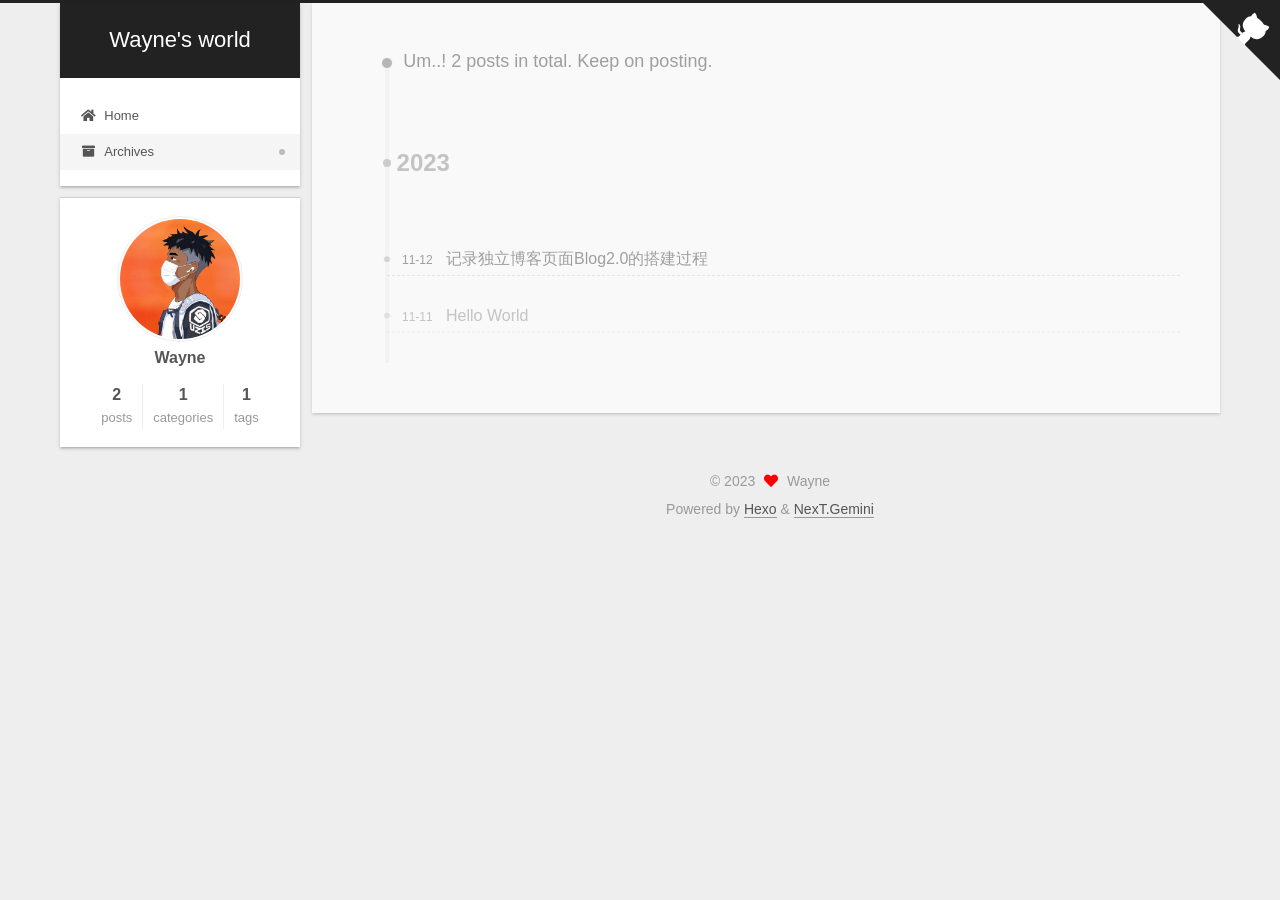
<file: archives/2023/index.html>
<!DOCTYPE html>
<html lang="en">
<head>
  <meta charset="UTF-8">
<meta name="viewport" content="width=device-width, initial-scale=1, maximum-scale=2">
<meta name="theme-color" content="#222">
<meta name="generator" content="Hexo 6.3.0">
  <link rel="apple-touch-icon" sizes="180x180" href="/images/apple-touch-icon-next.png">
  <link rel="icon" type="image/png" sizes="32x32" href="/images/favicon-32x32-next.png">
  <link rel="icon" type="image/png" sizes="16x16" href="/images/favicon-16x16-next.png">
  <link rel="mask-icon" href="/images/logo.svg" color="#222">

<link rel="stylesheet" href="/css/main.css">


<link rel="stylesheet" href="/lib/font-awesome/css/all.min.css">

<script id="hexo-configurations">
    var NexT = window.NexT || {};
    var CONFIG = {"hostname":"q1ucheng.github.io","root":"/","scheme":"Gemini","version":"7.8.0","exturl":false,"sidebar":{"position":"left","display":"post","padding":18,"offset":12,"onmobile":false},"copycode":{"enable":true,"show_result":true,"style":"mac"},"back2top":{"enable":true,"sidebar":false,"scrollpercent":false},"bookmark":{"enable":false,"color":"#222","save":"auto"},"fancybox":false,"mediumzoom":false,"lazyload":false,"pangu":false,"comments":{"style":"tabs","active":null,"storage":true,"lazyload":false,"nav":null},"algolia":{"hits":{"per_page":10},"labels":{"input_placeholder":"Search for Posts","hits_empty":"We didn't find any results for the search: ${query}","hits_stats":"${hits} results found in ${time} ms"}},"localsearch":{"enable":false,"trigger":"auto","top_n_per_article":1,"unescape":false,"preload":false},"motion":{"enable":true,"async":false,"transition":{"post_block":"fadeIn","post_header":"slideDownIn","post_body":"slideDownIn","coll_header":"slideLeftIn","sidebar":"slideUpIn"}}};
  </script>

  <meta property="og:type" content="website">
<meta property="og:title" content="Wayne&#39;s world">
<meta property="og:url" content="https://q1ucheng.github.io/archives/2023/index.html">
<meta property="og:site_name" content="Wayne&#39;s world">
<meta property="og:locale" content="en_US">
<meta property="article:author" content="Wayne">
<meta name="twitter:card" content="summary">

<link rel="canonical" href="https://q1ucheng.github.io/archives/2023/">


<script id="page-configurations">
  // https://hexo.io/docs/variables.html
  CONFIG.page = {
    sidebar: "",
    isHome : false,
    isPost : false,
    lang   : 'en'
  };
</script>

  <title>Archive | Wayne's world</title>
  






  <noscript>
  <style>
  .use-motion .brand,
  .use-motion .menu-item,
  .sidebar-inner,
  .use-motion .post-block,
  .use-motion .pagination,
  .use-motion .comments,
  .use-motion .post-header,
  .use-motion .post-body,
  .use-motion .collection-header { opacity: initial; }

  .use-motion .site-title,
  .use-motion .site-subtitle {
    opacity: initial;
    top: initial;
  }

  .use-motion .logo-line-before i { left: initial; }
  .use-motion .logo-line-after i { right: initial; }
  </style>
</noscript>

</head>

<body itemscope itemtype="http://schema.org/WebPage">
  <div class="container use-motion">
    <div class="headband"></div>

    <header class="header" itemscope itemtype="http://schema.org/WPHeader">
      <div class="header-inner"><div class="site-brand-container">
  <div class="site-nav-toggle">
    <div class="toggle" aria-label="Toggle navigation bar">
      <span class="toggle-line toggle-line-first"></span>
      <span class="toggle-line toggle-line-middle"></span>
      <span class="toggle-line toggle-line-last"></span>
    </div>
  </div>

  <div class="site-meta">

    <a href="/" class="brand" rel="start">
      <span class="logo-line-before"><i></i></span>
      <h1 class="site-title">Wayne's world</h1>
      <span class="logo-line-after"><i></i></span>
    </a>
  </div>

  <div class="site-nav-right">
    <div class="toggle popup-trigger">
    </div>
  </div>
</div>




<nav class="site-nav">
  <ul id="menu" class="main-menu menu">
        <li class="menu-item menu-item-home">

    <a href="/" rel="section"><i class="fa fa-home fa-fw"></i>Home</a>

  </li>
        <li class="menu-item menu-item-archives">

    <a href="/archives/" rel="section"><i class="fa fa-archive fa-fw"></i>Archives</a>

  </li>
  </ul>
</nav>




</div>
    </header>

    
  <div class="back-to-top">
    <i class="fa fa-arrow-up"></i>
    <span>0%</span>
  </div>

  <a href="https://github.com/yourname" class="github-corner" title="Follow me on GitHub" aria-label="Follow me on GitHub" rel="noopener" target="_blank"><svg width="80" height="80" viewBox="0 0 250 250" aria-hidden="true"><path d="M0,0 L115,115 L130,115 L142,142 L250,250 L250,0 Z"></path><path d="M128.3,109.0 C113.8,99.7 119.0,89.6 119.0,89.6 C122.0,82.7 120.5,78.6 120.5,78.6 C119.2,72.0 123.4,76.3 123.4,76.3 C127.3,80.9 125.5,87.3 125.5,87.3 C122.9,97.6 130.6,101.9 134.4,103.2" fill="currentColor" style="transform-origin: 130px 106px;" class="octo-arm"></path><path d="M115.0,115.0 C114.9,115.1 118.7,116.5 119.8,115.4 L133.7,101.6 C136.9,99.2 139.9,98.4 142.2,98.6 C133.8,88.0 127.5,74.4 143.8,58.0 C148.5,53.4 154.0,51.2 159.7,51.0 C160.3,49.4 163.2,43.6 171.4,40.1 C171.4,40.1 176.1,42.5 178.8,56.2 C183.1,58.6 187.2,61.8 190.9,65.4 C194.5,69.0 197.7,73.2 200.1,77.6 C213.8,80.2 216.3,84.9 216.3,84.9 C212.7,93.1 206.9,96.0 205.4,96.6 C205.1,102.4 203.0,107.8 198.3,112.5 C181.9,128.9 168.3,122.5 157.7,114.1 C157.9,116.9 156.7,120.9 152.7,124.9 L141.0,136.5 C139.8,137.7 141.6,141.9 141.8,141.8 Z" fill="currentColor" class="octo-body"></path></svg></a>


    <main class="main">
      <div class="main-inner">
        <div class="content-wrap">
          

          <div class="content archive">
            

  
  
  
  <div class="post-block">
    <div class="posts-collapse">
      <div class="collection-title">
        <span class="collection-header">Um..! 2 posts in total. Keep on posting.</span>
      </div>

      
    <div class="collection-year">
      <span class="collection-header">2023</span>
    </div>

  <article itemscope itemtype="http://schema.org/Article">
    <header class="post-header">

      <div class="post-meta">
        <time itemprop="dateCreated"
              datetime="2023-11-12T00:00:00+08:00"
              content="2023-11-12">
          11-12
        </time>
      </div>

      <div class="post-title">
          <a class="post-title-link" href="/2023/11/12/%E8%AE%B0%E5%BD%95%E7%8B%AC%E7%AB%8B%E5%8D%9A%E5%AE%A2%E9%A1%B5%E9%9D%A2Blog2.0%E7%9A%84%E6%90%AD%E5%BB%BA%E8%BF%87%E7%A8%8B/" itemprop="url">
            <span itemprop="name">记录独立博客页面Blog2.0的搭建过程</span>
          </a>
      </div>

    </header>
  </article>

  <article itemscope itemtype="http://schema.org/Article">
    <header class="post-header">

      <div class="post-meta">
        <time itemprop="dateCreated"
              datetime="2023-11-11T22:03:57+08:00"
              content="2023-11-11">
          11-11
        </time>
      </div>

      <div class="post-title">
          <a class="post-title-link" href="/2023/11/11/hello-world/" itemprop="url">
            <span itemprop="name">Hello World</span>
          </a>
      </div>

    </header>
  </article>


    </div>
  </div>
  
  
  

  



          </div>
          

<script>
  window.addEventListener('tabs:register', () => {
    let { activeClass } = CONFIG.comments;
    if (CONFIG.comments.storage) {
      activeClass = localStorage.getItem('comments_active') || activeClass;
    }
    if (activeClass) {
      let activeTab = document.querySelector(`a[href="#comment-${activeClass}"]`);
      if (activeTab) {
        activeTab.click();
      }
    }
  });
  if (CONFIG.comments.storage) {
    window.addEventListener('tabs:click', event => {
      if (!event.target.matches('.tabs-comment .tab-content .tab-pane')) return;
      let commentClass = event.target.classList[1];
      localStorage.setItem('comments_active', commentClass);
    });
  }
</script>

        </div>
          
  
  <div class="toggle sidebar-toggle">
    <span class="toggle-line toggle-line-first"></span>
    <span class="toggle-line toggle-line-middle"></span>
    <span class="toggle-line toggle-line-last"></span>
  </div>

  <aside class="sidebar">
    <div class="sidebar-inner">

      <ul class="sidebar-nav motion-element">
        <li class="sidebar-nav-toc">
          Table of Contents
        </li>
        <li class="sidebar-nav-overview">
          Overview
        </li>
      </ul>

      <!--noindex-->
      <div class="post-toc-wrap sidebar-panel">
      </div>
      <!--/noindex-->

      <div class="site-overview-wrap sidebar-panel">
        <div class="site-author motion-element" itemprop="author" itemscope itemtype="http://schema.org/Person">
    <img class="site-author-image" itemprop="image" alt="Wayne"
      src="/images/001.jpg">
  <p class="site-author-name" itemprop="name">Wayne</p>
  <div class="site-description" itemprop="description"></div>
</div>
<div class="site-state-wrap motion-element">
  <nav class="site-state">
      <div class="site-state-item site-state-posts">
          <a href="/archives/">
        
          <span class="site-state-item-count">2</span>
          <span class="site-state-item-name">posts</span>
        </a>
      </div>
      <div class="site-state-item site-state-categories">
        <span class="site-state-item-count">1</span>
        <span class="site-state-item-name">categories</span>
      </div>
      <div class="site-state-item site-state-tags">
        <span class="site-state-item-count">1</span>
        <span class="site-state-item-name">tags</span>
      </div>
  </nav>
</div>



      </div>

    </div>
  </aside>
  <div id="sidebar-dimmer"></div>


      </div>
    </main>

    <footer class="footer">
      <div class="footer-inner">
        

        

<div class="copyright">
  
  &copy; 
  <span itemprop="copyrightYear">2023</span>
  <span class="with-love">
    <i class="fa fa-heart"></i>
  </span>
  <span class="author" itemprop="copyrightHolder">Wayne</span>
</div>
  <div class="powered-by">Powered by <a href="https://hexo.io/" class="theme-link" rel="noopener" target="_blank">Hexo</a> & <a href="https://theme-next.org/" class="theme-link" rel="noopener" target="_blank">NexT.Gemini</a>
  </div>

        








      </div>
    </footer>
  </div>

  
  <script src="/lib/anime.min.js"></script>
  <script src="/lib/velocity/velocity.min.js"></script>
  <script src="/lib/velocity/velocity.ui.min.js"></script>

<script src="/js/utils.js"></script>

<script src="/js/motion.js"></script>


<script src="/js/schemes/pisces.js"></script>


<script src="/js/next-boot.js"></script>




  















  

  

</body>
</html>
</file>
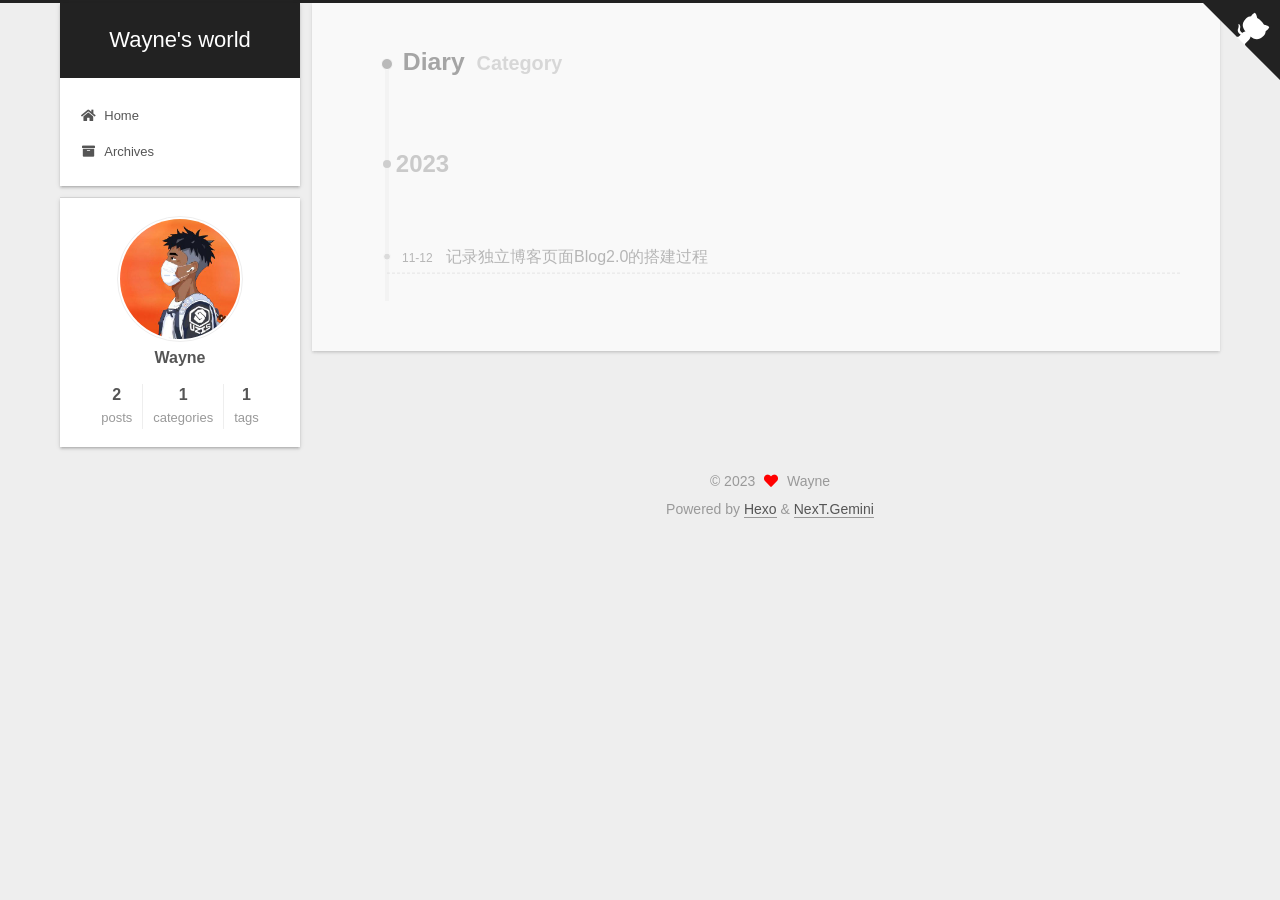
<file: categories/Diary/index.html>
<!DOCTYPE html>
<html lang="en">
<head>
  <meta charset="UTF-8">
<meta name="viewport" content="width=device-width, initial-scale=1, maximum-scale=2">
<meta name="theme-color" content="#222">
<meta name="generator" content="Hexo 6.3.0">
  <link rel="apple-touch-icon" sizes="180x180" href="/images/apple-touch-icon-next.png">
  <link rel="icon" type="image/png" sizes="32x32" href="/images/favicon-32x32-next.png">
  <link rel="icon" type="image/png" sizes="16x16" href="/images/favicon-16x16-next.png">
  <link rel="mask-icon" href="/images/logo.svg" color="#222">

<link rel="stylesheet" href="/css/main.css">


<link rel="stylesheet" href="/lib/font-awesome/css/all.min.css">

<script id="hexo-configurations">
    var NexT = window.NexT || {};
    var CONFIG = {"hostname":"q1ucheng.github.io","root":"/","scheme":"Gemini","version":"7.8.0","exturl":false,"sidebar":{"position":"left","display":"post","padding":18,"offset":12,"onmobile":false},"copycode":{"enable":true,"show_result":true,"style":"mac"},"back2top":{"enable":true,"sidebar":false,"scrollpercent":false},"bookmark":{"enable":false,"color":"#222","save":"auto"},"fancybox":false,"mediumzoom":false,"lazyload":false,"pangu":false,"comments":{"style":"tabs","active":null,"storage":true,"lazyload":false,"nav":null},"algolia":{"hits":{"per_page":10},"labels":{"input_placeholder":"Search for Posts","hits_empty":"We didn't find any results for the search: ${query}","hits_stats":"${hits} results found in ${time} ms"}},"localsearch":{"enable":false,"trigger":"auto","top_n_per_article":1,"unescape":false,"preload":false},"motion":{"enable":true,"async":false,"transition":{"post_block":"fadeIn","post_header":"slideDownIn","post_body":"slideDownIn","coll_header":"slideLeftIn","sidebar":"slideUpIn"}}};
  </script>

  <meta property="og:type" content="website">
<meta property="og:title" content="Wayne&#39;s world">
<meta property="og:url" content="https://q1ucheng.github.io/categories/Diary/index.html">
<meta property="og:site_name" content="Wayne&#39;s world">
<meta property="og:locale" content="en_US">
<meta property="article:author" content="Wayne">
<meta name="twitter:card" content="summary">

<link rel="canonical" href="https://q1ucheng.github.io/categories/Diary/">


<script id="page-configurations">
  // https://hexo.io/docs/variables.html
  CONFIG.page = {
    sidebar: "",
    isHome : false,
    isPost : false,
    lang   : 'en'
  };
</script>

  <title>Category: Diary | Wayne's world</title>
  






  <noscript>
  <style>
  .use-motion .brand,
  .use-motion .menu-item,
  .sidebar-inner,
  .use-motion .post-block,
  .use-motion .pagination,
  .use-motion .comments,
  .use-motion .post-header,
  .use-motion .post-body,
  .use-motion .collection-header { opacity: initial; }

  .use-motion .site-title,
  .use-motion .site-subtitle {
    opacity: initial;
    top: initial;
  }

  .use-motion .logo-line-before i { left: initial; }
  .use-motion .logo-line-after i { right: initial; }
  </style>
</noscript>

</head>

<body itemscope itemtype="http://schema.org/WebPage">
  <div class="container use-motion">
    <div class="headband"></div>

    <header class="header" itemscope itemtype="http://schema.org/WPHeader">
      <div class="header-inner"><div class="site-brand-container">
  <div class="site-nav-toggle">
    <div class="toggle" aria-label="Toggle navigation bar">
      <span class="toggle-line toggle-line-first"></span>
      <span class="toggle-line toggle-line-middle"></span>
      <span class="toggle-line toggle-line-last"></span>
    </div>
  </div>

  <div class="site-meta">

    <a href="/" class="brand" rel="start">
      <span class="logo-line-before"><i></i></span>
      <h1 class="site-title">Wayne's world</h1>
      <span class="logo-line-after"><i></i></span>
    </a>
  </div>

  <div class="site-nav-right">
    <div class="toggle popup-trigger">
    </div>
  </div>
</div>




<nav class="site-nav">
  <ul id="menu" class="main-menu menu">
        <li class="menu-item menu-item-home">

    <a href="/" rel="section"><i class="fa fa-home fa-fw"></i>Home</a>

  </li>
        <li class="menu-item menu-item-archives">

    <a href="/archives/" rel="section"><i class="fa fa-archive fa-fw"></i>Archives</a>

  </li>
  </ul>
</nav>




</div>
    </header>

    
  <div class="back-to-top">
    <i class="fa fa-arrow-up"></i>
    <span>0%</span>
  </div>

  <a href="https://github.com/yourname" class="github-corner" title="Follow me on GitHub" aria-label="Follow me on GitHub" rel="noopener" target="_blank"><svg width="80" height="80" viewBox="0 0 250 250" aria-hidden="true"><path d="M0,0 L115,115 L130,115 L142,142 L250,250 L250,0 Z"></path><path d="M128.3,109.0 C113.8,99.7 119.0,89.6 119.0,89.6 C122.0,82.7 120.5,78.6 120.5,78.6 C119.2,72.0 123.4,76.3 123.4,76.3 C127.3,80.9 125.5,87.3 125.5,87.3 C122.9,97.6 130.6,101.9 134.4,103.2" fill="currentColor" style="transform-origin: 130px 106px;" class="octo-arm"></path><path d="M115.0,115.0 C114.9,115.1 118.7,116.5 119.8,115.4 L133.7,101.6 C136.9,99.2 139.9,98.4 142.2,98.6 C133.8,88.0 127.5,74.4 143.8,58.0 C148.5,53.4 154.0,51.2 159.7,51.0 C160.3,49.4 163.2,43.6 171.4,40.1 C171.4,40.1 176.1,42.5 178.8,56.2 C183.1,58.6 187.2,61.8 190.9,65.4 C194.5,69.0 197.7,73.2 200.1,77.6 C213.8,80.2 216.3,84.9 216.3,84.9 C212.7,93.1 206.9,96.0 205.4,96.6 C205.1,102.4 203.0,107.8 198.3,112.5 C181.9,128.9 168.3,122.5 157.7,114.1 C157.9,116.9 156.7,120.9 152.7,124.9 L141.0,136.5 C139.8,137.7 141.6,141.9 141.8,141.8 Z" fill="currentColor" class="octo-body"></path></svg></a>


    <main class="main">
      <div class="main-inner">
        <div class="content-wrap">
          

          <div class="content category">
            

  
  
  
  <div class="post-block">
    <div class="posts-collapse">
      <div class="collection-title">
        <h2 class="collection-header">Diary
          <small>Category</small>
        </h2>
      </div>

      
    <div class="collection-year">
      <span class="collection-header">2023</span>
    </div>

  <article itemscope itemtype="http://schema.org/Article">
    <header class="post-header">

      <div class="post-meta">
        <time itemprop="dateCreated"
              datetime="2023-11-12T00:00:00+08:00"
              content="2023-11-12">
          11-12
        </time>
      </div>

      <div class="post-title">
          <a class="post-title-link" href="/2023/11/12/%E8%AE%B0%E5%BD%95%E7%8B%AC%E7%AB%8B%E5%8D%9A%E5%AE%A2%E9%A1%B5%E9%9D%A2Blog2.0%E7%9A%84%E6%90%AD%E5%BB%BA%E8%BF%87%E7%A8%8B/" itemprop="url">
            <span itemprop="name">记录独立博客页面Blog2.0的搭建过程</span>
          </a>
      </div>

    </header>
  </article>

    </div>
  </div>
  
  
  

  



          </div>
          

<script>
  window.addEventListener('tabs:register', () => {
    let { activeClass } = CONFIG.comments;
    if (CONFIG.comments.storage) {
      activeClass = localStorage.getItem('comments_active') || activeClass;
    }
    if (activeClass) {
      let activeTab = document.querySelector(`a[href="#comment-${activeClass}"]`);
      if (activeTab) {
        activeTab.click();
      }
    }
  });
  if (CONFIG.comments.storage) {
    window.addEventListener('tabs:click', event => {
      if (!event.target.matches('.tabs-comment .tab-content .tab-pane')) return;
      let commentClass = event.target.classList[1];
      localStorage.setItem('comments_active', commentClass);
    });
  }
</script>

        </div>
          
  
  <div class="toggle sidebar-toggle">
    <span class="toggle-line toggle-line-first"></span>
    <span class="toggle-line toggle-line-middle"></span>
    <span class="toggle-line toggle-line-last"></span>
  </div>

  <aside class="sidebar">
    <div class="sidebar-inner">

      <ul class="sidebar-nav motion-element">
        <li class="sidebar-nav-toc">
          Table of Contents
        </li>
        <li class="sidebar-nav-overview">
          Overview
        </li>
      </ul>

      <!--noindex-->
      <div class="post-toc-wrap sidebar-panel">
      </div>
      <!--/noindex-->

      <div class="site-overview-wrap sidebar-panel">
        <div class="site-author motion-element" itemprop="author" itemscope itemtype="http://schema.org/Person">
    <img class="site-author-image" itemprop="image" alt="Wayne"
      src="/images/001.jpg">
  <p class="site-author-name" itemprop="name">Wayne</p>
  <div class="site-description" itemprop="description"></div>
</div>
<div class="site-state-wrap motion-element">
  <nav class="site-state">
      <div class="site-state-item site-state-posts">
          <a href="/archives/">
        
          <span class="site-state-item-count">2</span>
          <span class="site-state-item-name">posts</span>
        </a>
      </div>
      <div class="site-state-item site-state-categories">
        <span class="site-state-item-count">1</span>
        <span class="site-state-item-name">categories</span>
      </div>
      <div class="site-state-item site-state-tags">
        <span class="site-state-item-count">1</span>
        <span class="site-state-item-name">tags</span>
      </div>
  </nav>
</div>



      </div>

    </div>
  </aside>
  <div id="sidebar-dimmer"></div>


      </div>
    </main>

    <footer class="footer">
      <div class="footer-inner">
        

        

<div class="copyright">
  
  &copy; 
  <span itemprop="copyrightYear">2023</span>
  <span class="with-love">
    <i class="fa fa-heart"></i>
  </span>
  <span class="author" itemprop="copyrightHolder">Wayne</span>
</div>
  <div class="powered-by">Powered by <a href="https://hexo.io/" class="theme-link" rel="noopener" target="_blank">Hexo</a> & <a href="https://theme-next.org/" class="theme-link" rel="noopener" target="_blank">NexT.Gemini</a>
  </div>

        








      </div>
    </footer>
  </div>

  
  <script src="/lib/anime.min.js"></script>
  <script src="/lib/velocity/velocity.min.js"></script>
  <script src="/lib/velocity/velocity.ui.min.js"></script>

<script src="/js/utils.js"></script>

<script src="/js/motion.js"></script>


<script src="/js/schemes/pisces.js"></script>


<script src="/js/next-boot.js"></script>




  















  

  

</body>
</html>
</file>
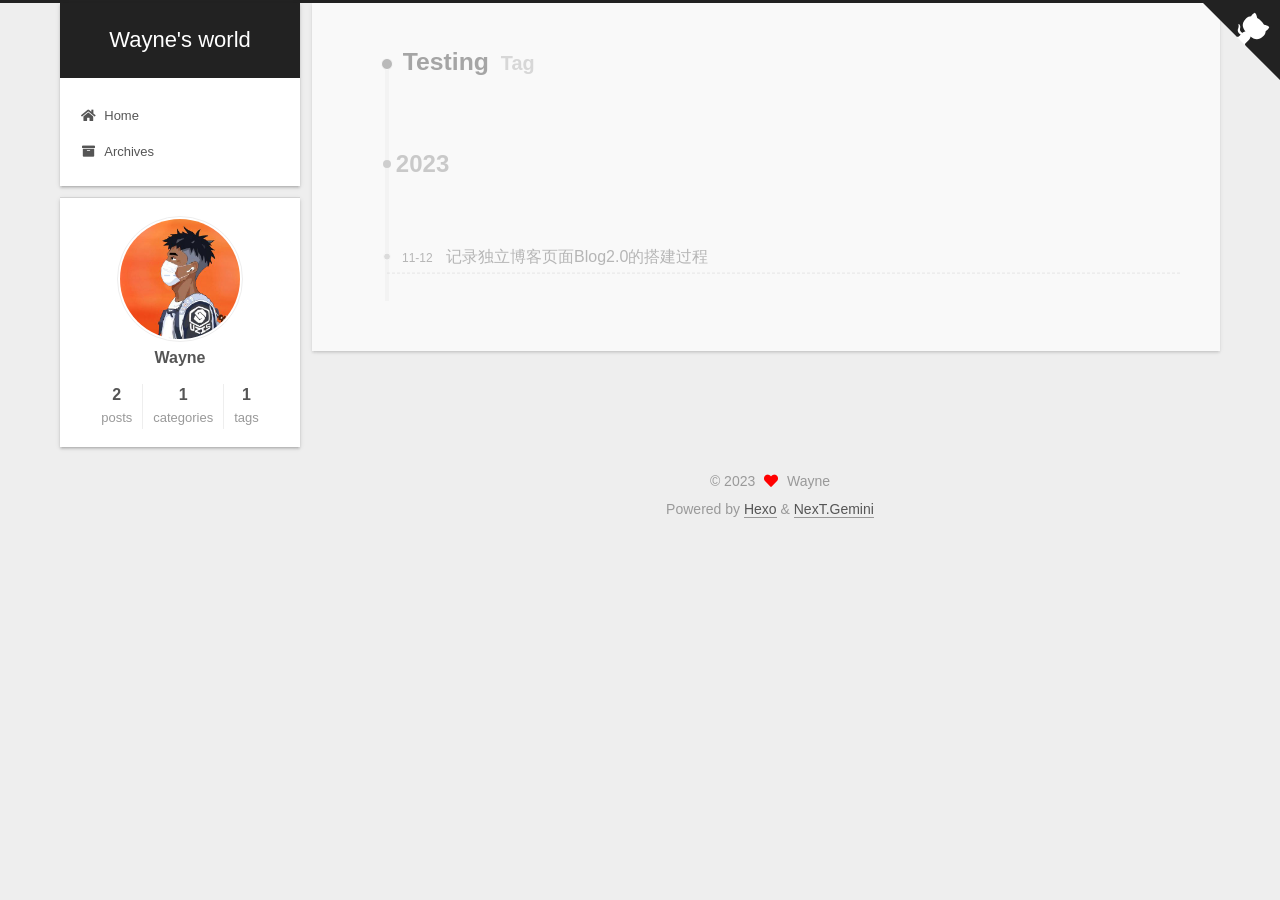
<file: tags/Testing/index.html>
<!DOCTYPE html>
<html lang="en">
<head>
  <meta charset="UTF-8">
<meta name="viewport" content="width=device-width, initial-scale=1, maximum-scale=2">
<meta name="theme-color" content="#222">
<meta name="generator" content="Hexo 6.3.0">
  <link rel="apple-touch-icon" sizes="180x180" href="/images/apple-touch-icon-next.png">
  <link rel="icon" type="image/png" sizes="32x32" href="/images/favicon-32x32-next.png">
  <link rel="icon" type="image/png" sizes="16x16" href="/images/favicon-16x16-next.png">
  <link rel="mask-icon" href="/images/logo.svg" color="#222">

<link rel="stylesheet" href="/css/main.css">


<link rel="stylesheet" href="/lib/font-awesome/css/all.min.css">

<script id="hexo-configurations">
    var NexT = window.NexT || {};
    var CONFIG = {"hostname":"q1ucheng.github.io","root":"/","scheme":"Gemini","version":"7.8.0","exturl":false,"sidebar":{"position":"left","display":"post","padding":18,"offset":12,"onmobile":false},"copycode":{"enable":true,"show_result":true,"style":"mac"},"back2top":{"enable":true,"sidebar":false,"scrollpercent":false},"bookmark":{"enable":false,"color":"#222","save":"auto"},"fancybox":false,"mediumzoom":false,"lazyload":false,"pangu":false,"comments":{"style":"tabs","active":null,"storage":true,"lazyload":false,"nav":null},"algolia":{"hits":{"per_page":10},"labels":{"input_placeholder":"Search for Posts","hits_empty":"We didn't find any results for the search: ${query}","hits_stats":"${hits} results found in ${time} ms"}},"localsearch":{"enable":false,"trigger":"auto","top_n_per_article":1,"unescape":false,"preload":false},"motion":{"enable":true,"async":false,"transition":{"post_block":"fadeIn","post_header":"slideDownIn","post_body":"slideDownIn","coll_header":"slideLeftIn","sidebar":"slideUpIn"}}};
  </script>

  <meta property="og:type" content="website">
<meta property="og:title" content="Wayne&#39;s world">
<meta property="og:url" content="https://q1ucheng.github.io/tags/Testing/index.html">
<meta property="og:site_name" content="Wayne&#39;s world">
<meta property="og:locale" content="en_US">
<meta property="article:author" content="Wayne">
<meta name="twitter:card" content="summary">

<link rel="canonical" href="https://q1ucheng.github.io/tags/Testing/">


<script id="page-configurations">
  // https://hexo.io/docs/variables.html
  CONFIG.page = {
    sidebar: "",
    isHome : false,
    isPost : false,
    lang   : 'en'
  };
</script>

  <title>Tag: Testing | Wayne's world</title>
  






  <noscript>
  <style>
  .use-motion .brand,
  .use-motion .menu-item,
  .sidebar-inner,
  .use-motion .post-block,
  .use-motion .pagination,
  .use-motion .comments,
  .use-motion .post-header,
  .use-motion .post-body,
  .use-motion .collection-header { opacity: initial; }

  .use-motion .site-title,
  .use-motion .site-subtitle {
    opacity: initial;
    top: initial;
  }

  .use-motion .logo-line-before i { left: initial; }
  .use-motion .logo-line-after i { right: initial; }
  </style>
</noscript>

</head>

<body itemscope itemtype="http://schema.org/WebPage">
  <div class="container use-motion">
    <div class="headband"></div>

    <header class="header" itemscope itemtype="http://schema.org/WPHeader">
      <div class="header-inner"><div class="site-brand-container">
  <div class="site-nav-toggle">
    <div class="toggle" aria-label="Toggle navigation bar">
      <span class="toggle-line toggle-line-first"></span>
      <span class="toggle-line toggle-line-middle"></span>
      <span class="toggle-line toggle-line-last"></span>
    </div>
  </div>

  <div class="site-meta">

    <a href="/" class="brand" rel="start">
      <span class="logo-line-before"><i></i></span>
      <h1 class="site-title">Wayne's world</h1>
      <span class="logo-line-after"><i></i></span>
    </a>
  </div>

  <div class="site-nav-right">
    <div class="toggle popup-trigger">
    </div>
  </div>
</div>




<nav class="site-nav">
  <ul id="menu" class="main-menu menu">
        <li class="menu-item menu-item-home">

    <a href="/" rel="section"><i class="fa fa-home fa-fw"></i>Home</a>

  </li>
        <li class="menu-item menu-item-archives">

    <a href="/archives/" rel="section"><i class="fa fa-archive fa-fw"></i>Archives</a>

  </li>
  </ul>
</nav>




</div>
    </header>

    
  <div class="back-to-top">
    <i class="fa fa-arrow-up"></i>
    <span>0%</span>
  </div>

  <a href="https://github.com/yourname" class="github-corner" title="Follow me on GitHub" aria-label="Follow me on GitHub" rel="noopener" target="_blank"><svg width="80" height="80" viewBox="0 0 250 250" aria-hidden="true"><path d="M0,0 L115,115 L130,115 L142,142 L250,250 L250,0 Z"></path><path d="M128.3,109.0 C113.8,99.7 119.0,89.6 119.0,89.6 C122.0,82.7 120.5,78.6 120.5,78.6 C119.2,72.0 123.4,76.3 123.4,76.3 C127.3,80.9 125.5,87.3 125.5,87.3 C122.9,97.6 130.6,101.9 134.4,103.2" fill="currentColor" style="transform-origin: 130px 106px;" class="octo-arm"></path><path d="M115.0,115.0 C114.9,115.1 118.7,116.5 119.8,115.4 L133.7,101.6 C136.9,99.2 139.9,98.4 142.2,98.6 C133.8,88.0 127.5,74.4 143.8,58.0 C148.5,53.4 154.0,51.2 159.7,51.0 C160.3,49.4 163.2,43.6 171.4,40.1 C171.4,40.1 176.1,42.5 178.8,56.2 C183.1,58.6 187.2,61.8 190.9,65.4 C194.5,69.0 197.7,73.2 200.1,77.6 C213.8,80.2 216.3,84.9 216.3,84.9 C212.7,93.1 206.9,96.0 205.4,96.6 C205.1,102.4 203.0,107.8 198.3,112.5 C181.9,128.9 168.3,122.5 157.7,114.1 C157.9,116.9 156.7,120.9 152.7,124.9 L141.0,136.5 C139.8,137.7 141.6,141.9 141.8,141.8 Z" fill="currentColor" class="octo-body"></path></svg></a>


    <main class="main">
      <div class="main-inner">
        <div class="content-wrap">
          

          <div class="content tag">
            

  
  
  
  <div class="post-block">
    <div class="posts-collapse">
      <div class="collection-title">
        <h2 class="collection-header">Testing
          <small>Tag</small>
        </h2>
      </div>

      
    <div class="collection-year">
      <span class="collection-header">2023</span>
    </div>

  <article itemscope itemtype="http://schema.org/Article">
    <header class="post-header">

      <div class="post-meta">
        <time itemprop="dateCreated"
              datetime="2023-11-12T00:00:00+08:00"
              content="2023-11-12">
          11-12
        </time>
      </div>

      <div class="post-title">
          <a class="post-title-link" href="/2023/11/12/%E8%AE%B0%E5%BD%95%E7%8B%AC%E7%AB%8B%E5%8D%9A%E5%AE%A2%E9%A1%B5%E9%9D%A2Blog2.0%E7%9A%84%E6%90%AD%E5%BB%BA%E8%BF%87%E7%A8%8B/" itemprop="url">
            <span itemprop="name">记录独立博客页面Blog2.0的搭建过程</span>
          </a>
      </div>

    </header>
  </article>

    </div>
  </div>
  
  
  

  



          </div>
          

<script>
  window.addEventListener('tabs:register', () => {
    let { activeClass } = CONFIG.comments;
    if (CONFIG.comments.storage) {
      activeClass = localStorage.getItem('comments_active') || activeClass;
    }
    if (activeClass) {
      let activeTab = document.querySelector(`a[href="#comment-${activeClass}"]`);
      if (activeTab) {
        activeTab.click();
      }
    }
  });
  if (CONFIG.comments.storage) {
    window.addEventListener('tabs:click', event => {
      if (!event.target.matches('.tabs-comment .tab-content .tab-pane')) return;
      let commentClass = event.target.classList[1];
      localStorage.setItem('comments_active', commentClass);
    });
  }
</script>

        </div>
          
  
  <div class="toggle sidebar-toggle">
    <span class="toggle-line toggle-line-first"></span>
    <span class="toggle-line toggle-line-middle"></span>
    <span class="toggle-line toggle-line-last"></span>
  </div>

  <aside class="sidebar">
    <div class="sidebar-inner">

      <ul class="sidebar-nav motion-element">
        <li class="sidebar-nav-toc">
          Table of Contents
        </li>
        <li class="sidebar-nav-overview">
          Overview
        </li>
      </ul>

      <!--noindex-->
      <div class="post-toc-wrap sidebar-panel">
      </div>
      <!--/noindex-->

      <div class="site-overview-wrap sidebar-panel">
        <div class="site-author motion-element" itemprop="author" itemscope itemtype="http://schema.org/Person">
    <img class="site-author-image" itemprop="image" alt="Wayne"
      src="/images/001.jpg">
  <p class="site-author-name" itemprop="name">Wayne</p>
  <div class="site-description" itemprop="description"></div>
</div>
<div class="site-state-wrap motion-element">
  <nav class="site-state">
      <div class="site-state-item site-state-posts">
          <a href="/archives/">
        
          <span class="site-state-item-count">2</span>
          <span class="site-state-item-name">posts</span>
        </a>
      </div>
      <div class="site-state-item site-state-categories">
        <span class="site-state-item-count">1</span>
        <span class="site-state-item-name">categories</span>
      </div>
      <div class="site-state-item site-state-tags">
        <span class="site-state-item-count">1</span>
        <span class="site-state-item-name">tags</span>
      </div>
  </nav>
</div>



      </div>

    </div>
  </aside>
  <div id="sidebar-dimmer"></div>


      </div>
    </main>

    <footer class="footer">
      <div class="footer-inner">
        

        

<div class="copyright">
  
  &copy; 
  <span itemprop="copyrightYear">2023</span>
  <span class="with-love">
    <i class="fa fa-heart"></i>
  </span>
  <span class="author" itemprop="copyrightHolder">Wayne</span>
</div>
  <div class="powered-by">Powered by <a href="https://hexo.io/" class="theme-link" rel="noopener" target="_blank">Hexo</a> & <a href="https://theme-next.org/" class="theme-link" rel="noopener" target="_blank">NexT.Gemini</a>
  </div>

        








      </div>
    </footer>
  </div>

  
  <script src="/lib/anime.min.js"></script>
  <script src="/lib/velocity/velocity.min.js"></script>
  <script src="/lib/velocity/velocity.ui.min.js"></script>

<script src="/js/utils.js"></script>

<script src="/js/motion.js"></script>


<script src="/js/schemes/pisces.js"></script>


<script src="/js/next-boot.js"></script>




  















  

  

</body>
</html>
</file>
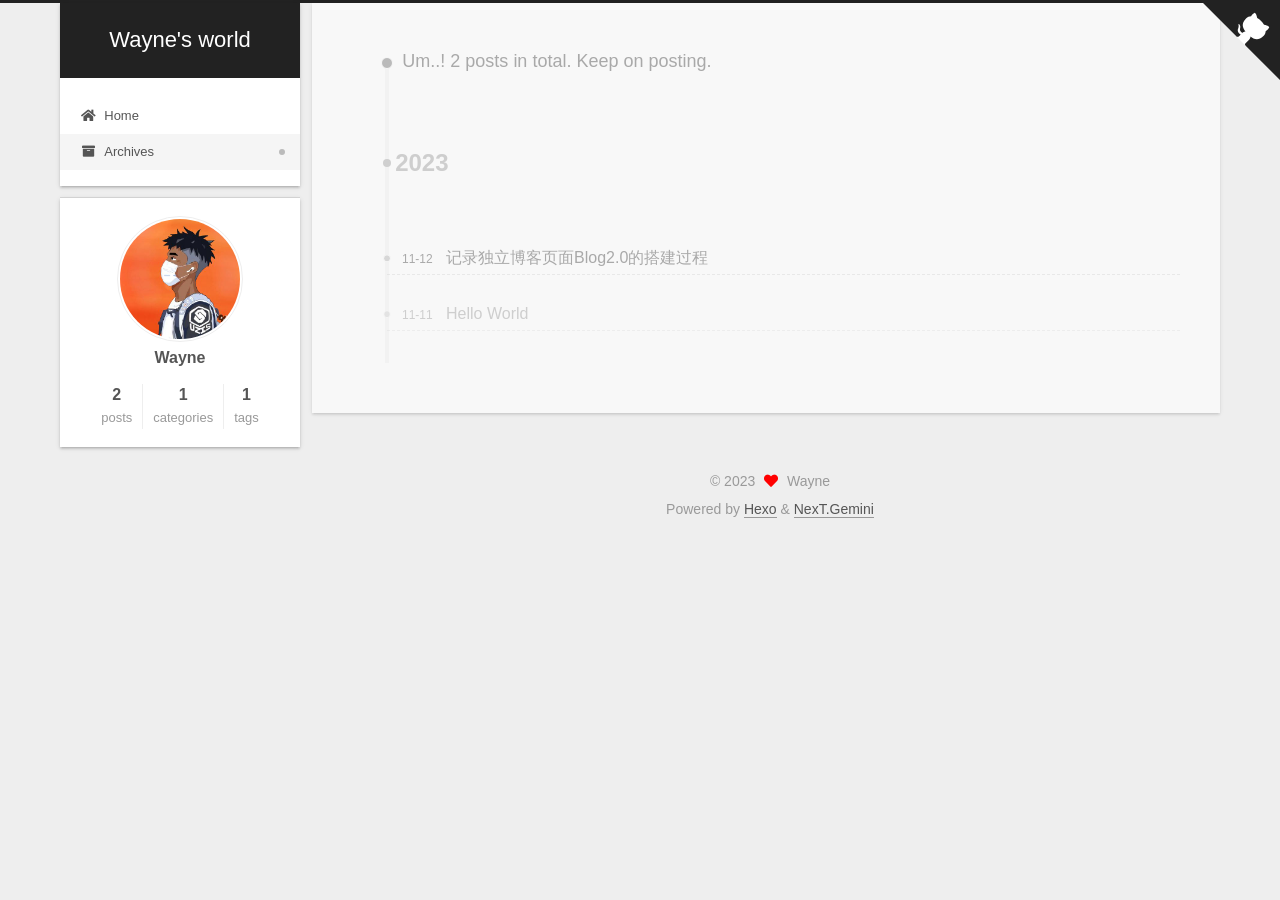
<file: archives/2023/11/index.html>
<!DOCTYPE html>
<html lang="en">
<head>
  <meta charset="UTF-8">
<meta name="viewport" content="width=device-width, initial-scale=1, maximum-scale=2">
<meta name="theme-color" content="#222">
<meta name="generator" content="Hexo 6.3.0">
  <link rel="apple-touch-icon" sizes="180x180" href="/images/apple-touch-icon-next.png">
  <link rel="icon" type="image/png" sizes="32x32" href="/images/favicon-32x32-next.png">
  <link rel="icon" type="image/png" sizes="16x16" href="/images/favicon-16x16-next.png">
  <link rel="mask-icon" href="/images/logo.svg" color="#222">

<link rel="stylesheet" href="/css/main.css">


<link rel="stylesheet" href="/lib/font-awesome/css/all.min.css">

<script id="hexo-configurations">
    var NexT = window.NexT || {};
    var CONFIG = {"hostname":"q1ucheng.github.io","root":"/","scheme":"Gemini","version":"7.8.0","exturl":false,"sidebar":{"position":"left","display":"post","padding":18,"offset":12,"onmobile":false},"copycode":{"enable":true,"show_result":true,"style":"mac"},"back2top":{"enable":true,"sidebar":false,"scrollpercent":false},"bookmark":{"enable":false,"color":"#222","save":"auto"},"fancybox":false,"mediumzoom":false,"lazyload":false,"pangu":false,"comments":{"style":"tabs","active":null,"storage":true,"lazyload":false,"nav":null},"algolia":{"hits":{"per_page":10},"labels":{"input_placeholder":"Search for Posts","hits_empty":"We didn't find any results for the search: ${query}","hits_stats":"${hits} results found in ${time} ms"}},"localsearch":{"enable":false,"trigger":"auto","top_n_per_article":1,"unescape":false,"preload":false},"motion":{"enable":true,"async":false,"transition":{"post_block":"fadeIn","post_header":"slideDownIn","post_body":"slideDownIn","coll_header":"slideLeftIn","sidebar":"slideUpIn"}}};
  </script>

  <meta property="og:type" content="website">
<meta property="og:title" content="Wayne&#39;s world">
<meta property="og:url" content="https://q1ucheng.github.io/archives/2023/11/index.html">
<meta property="og:site_name" content="Wayne&#39;s world">
<meta property="og:locale" content="en_US">
<meta property="article:author" content="Wayne">
<meta name="twitter:card" content="summary">

<link rel="canonical" href="https://q1ucheng.github.io/archives/2023/11/">


<script id="page-configurations">
  // https://hexo.io/docs/variables.html
  CONFIG.page = {
    sidebar: "",
    isHome : false,
    isPost : false,
    lang   : 'en'
  };
</script>

  <title>Archive | Wayne's world</title>
  






  <noscript>
  <style>
  .use-motion .brand,
  .use-motion .menu-item,
  .sidebar-inner,
  .use-motion .post-block,
  .use-motion .pagination,
  .use-motion .comments,
  .use-motion .post-header,
  .use-motion .post-body,
  .use-motion .collection-header { opacity: initial; }

  .use-motion .site-title,
  .use-motion .site-subtitle {
    opacity: initial;
    top: initial;
  }

  .use-motion .logo-line-before i { left: initial; }
  .use-motion .logo-line-after i { right: initial; }
  </style>
</noscript>

</head>

<body itemscope itemtype="http://schema.org/WebPage">
  <div class="container use-motion">
    <div class="headband"></div>

    <header class="header" itemscope itemtype="http://schema.org/WPHeader">
      <div class="header-inner"><div class="site-brand-container">
  <div class="site-nav-toggle">
    <div class="toggle" aria-label="Toggle navigation bar">
      <span class="toggle-line toggle-line-first"></span>
      <span class="toggle-line toggle-line-middle"></span>
      <span class="toggle-line toggle-line-last"></span>
    </div>
  </div>

  <div class="site-meta">

    <a href="/" class="brand" rel="start">
      <span class="logo-line-before"><i></i></span>
      <h1 class="site-title">Wayne's world</h1>
      <span class="logo-line-after"><i></i></span>
    </a>
  </div>

  <div class="site-nav-right">
    <div class="toggle popup-trigger">
    </div>
  </div>
</div>




<nav class="site-nav">
  <ul id="menu" class="main-menu menu">
        <li class="menu-item menu-item-home">

    <a href="/" rel="section"><i class="fa fa-home fa-fw"></i>Home</a>

  </li>
        <li class="menu-item menu-item-archives">

    <a href="/archives/" rel="section"><i class="fa fa-archive fa-fw"></i>Archives</a>

  </li>
  </ul>
</nav>




</div>
    </header>

    
  <div class="back-to-top">
    <i class="fa fa-arrow-up"></i>
    <span>0%</span>
  </div>

  <a href="https://github.com/yourname" class="github-corner" title="Follow me on GitHub" aria-label="Follow me on GitHub" rel="noopener" target="_blank"><svg width="80" height="80" viewBox="0 0 250 250" aria-hidden="true"><path d="M0,0 L115,115 L130,115 L142,142 L250,250 L250,0 Z"></path><path d="M128.3,109.0 C113.8,99.7 119.0,89.6 119.0,89.6 C122.0,82.7 120.5,78.6 120.5,78.6 C119.2,72.0 123.4,76.3 123.4,76.3 C127.3,80.9 125.5,87.3 125.5,87.3 C122.9,97.6 130.6,101.9 134.4,103.2" fill="currentColor" style="transform-origin: 130px 106px;" class="octo-arm"></path><path d="M115.0,115.0 C114.9,115.1 118.7,116.5 119.8,115.4 L133.7,101.6 C136.9,99.2 139.9,98.4 142.2,98.6 C133.8,88.0 127.5,74.4 143.8,58.0 C148.5,53.4 154.0,51.2 159.7,51.0 C160.3,49.4 163.2,43.6 171.4,40.1 C171.4,40.1 176.1,42.5 178.8,56.2 C183.1,58.6 187.2,61.8 190.9,65.4 C194.5,69.0 197.7,73.2 200.1,77.6 C213.8,80.2 216.3,84.9 216.3,84.9 C212.7,93.1 206.9,96.0 205.4,96.6 C205.1,102.4 203.0,107.8 198.3,112.5 C181.9,128.9 168.3,122.5 157.7,114.1 C157.9,116.9 156.7,120.9 152.7,124.9 L141.0,136.5 C139.8,137.7 141.6,141.9 141.8,141.8 Z" fill="currentColor" class="octo-body"></path></svg></a>


    <main class="main">
      <div class="main-inner">
        <div class="content-wrap">
          

          <div class="content archive">
            

  
  
  
  <div class="post-block">
    <div class="posts-collapse">
      <div class="collection-title">
        <span class="collection-header">Um..! 2 posts in total. Keep on posting.</span>
      </div>

      
    <div class="collection-year">
      <span class="collection-header">2023</span>
    </div>

  <article itemscope itemtype="http://schema.org/Article">
    <header class="post-header">

      <div class="post-meta">
        <time itemprop="dateCreated"
              datetime="2023-11-12T00:00:00+08:00"
              content="2023-11-12">
          11-12
        </time>
      </div>

      <div class="post-title">
          <a class="post-title-link" href="/2023/11/12/%E8%AE%B0%E5%BD%95%E7%8B%AC%E7%AB%8B%E5%8D%9A%E5%AE%A2%E9%A1%B5%E9%9D%A2Blog2.0%E7%9A%84%E6%90%AD%E5%BB%BA%E8%BF%87%E7%A8%8B/" itemprop="url">
            <span itemprop="name">记录独立博客页面Blog2.0的搭建过程</span>
          </a>
      </div>

    </header>
  </article>

  <article itemscope itemtype="http://schema.org/Article">
    <header class="post-header">

      <div class="post-meta">
        <time itemprop="dateCreated"
              datetime="2023-11-11T22:03:57+08:00"
              content="2023-11-11">
          11-11
        </time>
      </div>

      <div class="post-title">
          <a class="post-title-link" href="/2023/11/11/hello-world/" itemprop="url">
            <span itemprop="name">Hello World</span>
          </a>
      </div>

    </header>
  </article>


    </div>
  </div>
  
  
  

  



          </div>
          

<script>
  window.addEventListener('tabs:register', () => {
    let { activeClass } = CONFIG.comments;
    if (CONFIG.comments.storage) {
      activeClass = localStorage.getItem('comments_active') || activeClass;
    }
    if (activeClass) {
      let activeTab = document.querySelector(`a[href="#comment-${activeClass}"]`);
      if (activeTab) {
        activeTab.click();
      }
    }
  });
  if (CONFIG.comments.storage) {
    window.addEventListener('tabs:click', event => {
      if (!event.target.matches('.tabs-comment .tab-content .tab-pane')) return;
      let commentClass = event.target.classList[1];
      localStorage.setItem('comments_active', commentClass);
    });
  }
</script>

        </div>
          
  
  <div class="toggle sidebar-toggle">
    <span class="toggle-line toggle-line-first"></span>
    <span class="toggle-line toggle-line-middle"></span>
    <span class="toggle-line toggle-line-last"></span>
  </div>

  <aside class="sidebar">
    <div class="sidebar-inner">

      <ul class="sidebar-nav motion-element">
        <li class="sidebar-nav-toc">
          Table of Contents
        </li>
        <li class="sidebar-nav-overview">
          Overview
        </li>
      </ul>

      <!--noindex-->
      <div class="post-toc-wrap sidebar-panel">
      </div>
      <!--/noindex-->

      <div class="site-overview-wrap sidebar-panel">
        <div class="site-author motion-element" itemprop="author" itemscope itemtype="http://schema.org/Person">
    <img class="site-author-image" itemprop="image" alt="Wayne"
      src="/images/001.jpg">
  <p class="site-author-name" itemprop="name">Wayne</p>
  <div class="site-description" itemprop="description"></div>
</div>
<div class="site-state-wrap motion-element">
  <nav class="site-state">
      <div class="site-state-item site-state-posts">
          <a href="/archives/">
        
          <span class="site-state-item-count">2</span>
          <span class="site-state-item-name">posts</span>
        </a>
      </div>
      <div class="site-state-item site-state-categories">
        <span class="site-state-item-count">1</span>
        <span class="site-state-item-name">categories</span>
      </div>
      <div class="site-state-item site-state-tags">
        <span class="site-state-item-count">1</span>
        <span class="site-state-item-name">tags</span>
      </div>
  </nav>
</div>



      </div>

    </div>
  </aside>
  <div id="sidebar-dimmer"></div>


      </div>
    </main>

    <footer class="footer">
      <div class="footer-inner">
        

        

<div class="copyright">
  
  &copy; 
  <span itemprop="copyrightYear">2023</span>
  <span class="with-love">
    <i class="fa fa-heart"></i>
  </span>
  <span class="author" itemprop="copyrightHolder">Wayne</span>
</div>
  <div class="powered-by">Powered by <a href="https://hexo.io/" class="theme-link" rel="noopener" target="_blank">Hexo</a> & <a href="https://theme-next.org/" class="theme-link" rel="noopener" target="_blank">NexT.Gemini</a>
  </div>

        








      </div>
    </footer>
  </div>

  
  <script src="/lib/anime.min.js"></script>
  <script src="/lib/velocity/velocity.min.js"></script>
  <script src="/lib/velocity/velocity.ui.min.js"></script>

<script src="/js/utils.js"></script>

<script src="/js/motion.js"></script>


<script src="/js/schemes/pisces.js"></script>


<script src="/js/next-boot.js"></script>




  















  

  

</body>
</html>
</file>
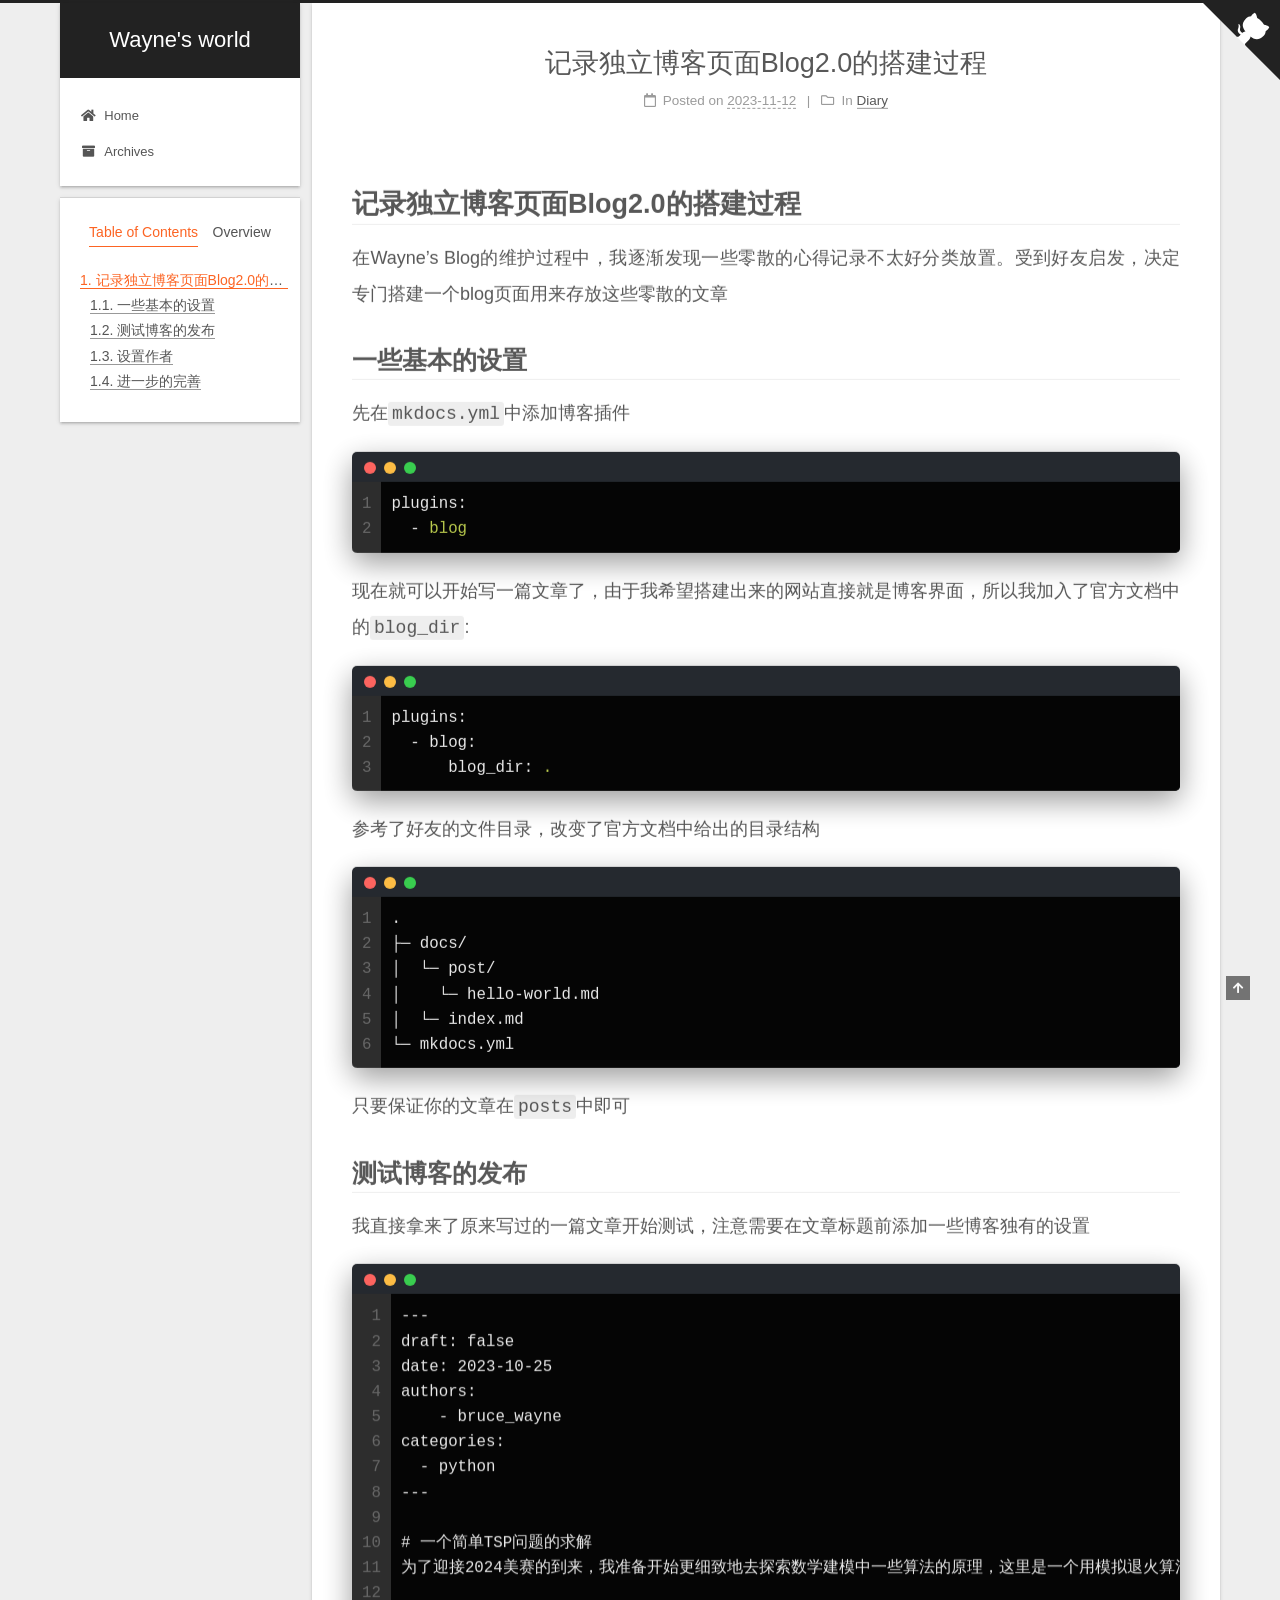
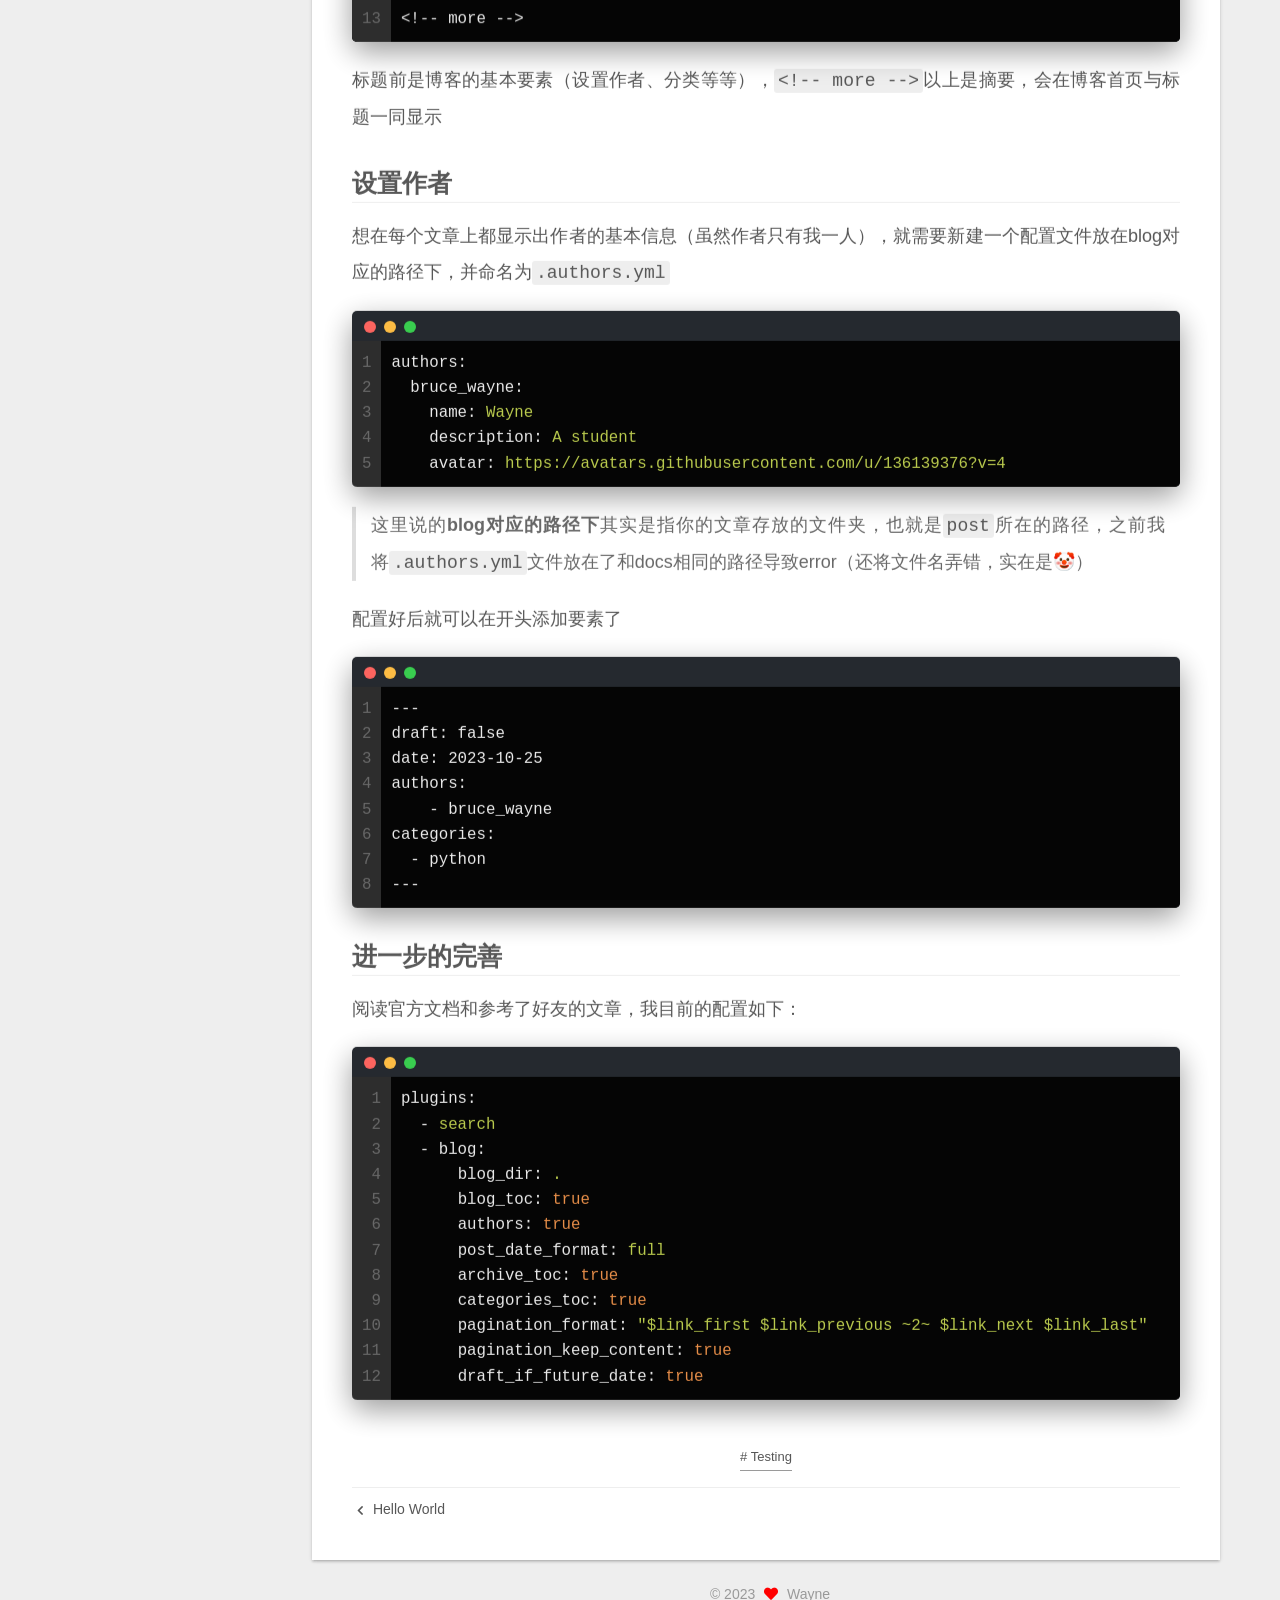
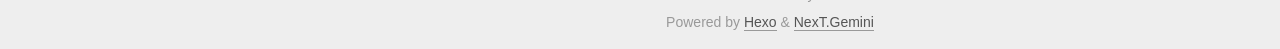
<file: 2023/11/12/记录独立博客页面Blog2.0的搭建过程/index.html>
<!DOCTYPE html>
<html lang="en">
<head>
  <meta charset="UTF-8">
<meta name="viewport" content="width=device-width, initial-scale=1, maximum-scale=2">
<meta name="theme-color" content="#222">
<meta name="generator" content="Hexo 6.3.0">
  <link rel="apple-touch-icon" sizes="180x180" href="/images/apple-touch-icon-next.png">
  <link rel="icon" type="image/png" sizes="32x32" href="/images/favicon-32x32-next.png">
  <link rel="icon" type="image/png" sizes="16x16" href="/images/favicon-16x16-next.png">
  <link rel="mask-icon" href="/images/logo.svg" color="#222">

<link rel="stylesheet" href="/css/main.css">


<link rel="stylesheet" href="/lib/font-awesome/css/all.min.css">

<script id="hexo-configurations">
    var NexT = window.NexT || {};
    var CONFIG = {"hostname":"q1ucheng.github.io","root":"/","scheme":"Gemini","version":"7.8.0","exturl":false,"sidebar":{"position":"left","display":"post","padding":18,"offset":12,"onmobile":false},"copycode":{"enable":true,"show_result":true,"style":"mac"},"back2top":{"enable":true,"sidebar":false,"scrollpercent":false},"bookmark":{"enable":false,"color":"#222","save":"auto"},"fancybox":false,"mediumzoom":false,"lazyload":false,"pangu":false,"comments":{"style":"tabs","active":null,"storage":true,"lazyload":false,"nav":null},"algolia":{"hits":{"per_page":10},"labels":{"input_placeholder":"Search for Posts","hits_empty":"We didn't find any results for the search: ${query}","hits_stats":"${hits} results found in ${time} ms"}},"localsearch":{"enable":false,"trigger":"auto","top_n_per_article":1,"unescape":false,"preload":false},"motion":{"enable":true,"async":false,"transition":{"post_block":"fadeIn","post_header":"slideDownIn","post_body":"slideDownIn","coll_header":"slideLeftIn","sidebar":"slideUpIn"}}};
  </script>

  <meta name="description" content="记录独立博客页面Blog2.0的搭建过程在Wayne’s Blog的维护过程中，我逐渐发现一些零散的心得记录不太好分类放置。受到好友启发，决定专门搭建一个blog页面用来存放这些零散的文章">
<meta property="og:type" content="article">
<meta property="og:title" content="记录独立博客页面Blog2.0的搭建过程">
<meta property="og:url" content="https://q1ucheng.github.io/2023/11/12/%E8%AE%B0%E5%BD%95%E7%8B%AC%E7%AB%8B%E5%8D%9A%E5%AE%A2%E9%A1%B5%E9%9D%A2Blog2.0%E7%9A%84%E6%90%AD%E5%BB%BA%E8%BF%87%E7%A8%8B/index.html">
<meta property="og:site_name" content="Wayne&#39;s world">
<meta property="og:description" content="记录独立博客页面Blog2.0的搭建过程在Wayne’s Blog的维护过程中，我逐渐发现一些零散的心得记录不太好分类放置。受到好友启发，决定专门搭建一个blog页面用来存放这些零散的文章">
<meta property="og:locale" content="en_US">
<meta property="article:published_time" content="2023-11-11T16:00:00.000Z">
<meta property="article:modified_time" content="2023-11-12T06:44:28.787Z">
<meta property="article:author" content="Wayne">
<meta property="article:tag" content="Testing">
<meta name="twitter:card" content="summary">

<link rel="canonical" href="https://q1ucheng.github.io/2023/11/12/%E8%AE%B0%E5%BD%95%E7%8B%AC%E7%AB%8B%E5%8D%9A%E5%AE%A2%E9%A1%B5%E9%9D%A2Blog2.0%E7%9A%84%E6%90%AD%E5%BB%BA%E8%BF%87%E7%A8%8B/">


<script id="page-configurations">
  // https://hexo.io/docs/variables.html
  CONFIG.page = {
    sidebar: "",
    isHome : false,
    isPost : true,
    lang   : 'en'
  };
</script>

  <title>记录独立博客页面Blog2.0的搭建过程 | Wayne's world</title>
  






  <noscript>
  <style>
  .use-motion .brand,
  .use-motion .menu-item,
  .sidebar-inner,
  .use-motion .post-block,
  .use-motion .pagination,
  .use-motion .comments,
  .use-motion .post-header,
  .use-motion .post-body,
  .use-motion .collection-header { opacity: initial; }

  .use-motion .site-title,
  .use-motion .site-subtitle {
    opacity: initial;
    top: initial;
  }

  .use-motion .logo-line-before i { left: initial; }
  .use-motion .logo-line-after i { right: initial; }
  </style>
</noscript>

</head>

<body itemscope itemtype="http://schema.org/WebPage">
  <div class="container use-motion">
    <div class="headband"></div>

    <header class="header" itemscope itemtype="http://schema.org/WPHeader">
      <div class="header-inner"><div class="site-brand-container">
  <div class="site-nav-toggle">
    <div class="toggle" aria-label="Toggle navigation bar">
      <span class="toggle-line toggle-line-first"></span>
      <span class="toggle-line toggle-line-middle"></span>
      <span class="toggle-line toggle-line-last"></span>
    </div>
  </div>

  <div class="site-meta">

    <a href="/" class="brand" rel="start">
      <span class="logo-line-before"><i></i></span>
      <h1 class="site-title">Wayne's world</h1>
      <span class="logo-line-after"><i></i></span>
    </a>
  </div>

  <div class="site-nav-right">
    <div class="toggle popup-trigger">
    </div>
  </div>
</div>




<nav class="site-nav">
  <ul id="menu" class="main-menu menu">
        <li class="menu-item menu-item-home">

    <a href="/" rel="section"><i class="fa fa-home fa-fw"></i>Home</a>

  </li>
        <li class="menu-item menu-item-archives">

    <a href="/archives/" rel="section"><i class="fa fa-archive fa-fw"></i>Archives</a>

  </li>
  </ul>
</nav>




</div>
    </header>

    
  <div class="back-to-top">
    <i class="fa fa-arrow-up"></i>
    <span>0%</span>
  </div>

  <a href="https://github.com/yourname" class="github-corner" title="Follow me on GitHub" aria-label="Follow me on GitHub" rel="noopener" target="_blank"><svg width="80" height="80" viewBox="0 0 250 250" aria-hidden="true"><path d="M0,0 L115,115 L130,115 L142,142 L250,250 L250,0 Z"></path><path d="M128.3,109.0 C113.8,99.7 119.0,89.6 119.0,89.6 C122.0,82.7 120.5,78.6 120.5,78.6 C119.2,72.0 123.4,76.3 123.4,76.3 C127.3,80.9 125.5,87.3 125.5,87.3 C122.9,97.6 130.6,101.9 134.4,103.2" fill="currentColor" style="transform-origin: 130px 106px;" class="octo-arm"></path><path d="M115.0,115.0 C114.9,115.1 118.7,116.5 119.8,115.4 L133.7,101.6 C136.9,99.2 139.9,98.4 142.2,98.6 C133.8,88.0 127.5,74.4 143.8,58.0 C148.5,53.4 154.0,51.2 159.7,51.0 C160.3,49.4 163.2,43.6 171.4,40.1 C171.4,40.1 176.1,42.5 178.8,56.2 C183.1,58.6 187.2,61.8 190.9,65.4 C194.5,69.0 197.7,73.2 200.1,77.6 C213.8,80.2 216.3,84.9 216.3,84.9 C212.7,93.1 206.9,96.0 205.4,96.6 C205.1,102.4 203.0,107.8 198.3,112.5 C181.9,128.9 168.3,122.5 157.7,114.1 C157.9,116.9 156.7,120.9 152.7,124.9 L141.0,136.5 C139.8,137.7 141.6,141.9 141.8,141.8 Z" fill="currentColor" class="octo-body"></path></svg></a>


    <main class="main">
      <div class="main-inner">
        <div class="content-wrap">
          

          <div class="content post posts-expand">
            

    
  
  
  <article itemscope itemtype="http://schema.org/Article" class="post-block" lang="en">
    <link itemprop="mainEntityOfPage" href="https://q1ucheng.github.io/2023/11/12/%E8%AE%B0%E5%BD%95%E7%8B%AC%E7%AB%8B%E5%8D%9A%E5%AE%A2%E9%A1%B5%E9%9D%A2Blog2.0%E7%9A%84%E6%90%AD%E5%BB%BA%E8%BF%87%E7%A8%8B/">

    <span hidden itemprop="author" itemscope itemtype="http://schema.org/Person">
      <meta itemprop="image" content="/images/001.jpg">
      <meta itemprop="name" content="Wayne">
      <meta itemprop="description" content="">
    </span>

    <span hidden itemprop="publisher" itemscope itemtype="http://schema.org/Organization">
      <meta itemprop="name" content="Wayne's world">
    </span>
      <header class="post-header">
        <h1 class="post-title" itemprop="name headline">
          记录独立博客页面Blog2.0的搭建过程
        </h1>

        <div class="post-meta">
            <span class="post-meta-item">
              <span class="post-meta-item-icon">
                <i class="far fa-calendar"></i>
              </span>
              <span class="post-meta-item-text">Posted on</span>
              

              <time title="Created: 2023-11-12 00:00:00 / Modified: 14:44:28" itemprop="dateCreated datePublished" datetime="2023-11-12T00:00:00+08:00">2023-11-12</time>
            </span>
            <span class="post-meta-item">
              <span class="post-meta-item-icon">
                <i class="far fa-folder"></i>
              </span>
              <span class="post-meta-item-text">In</span>
                <span itemprop="about" itemscope itemtype="http://schema.org/Thing">
                  <a href="/categories/Diary/" itemprop="url" rel="index"><span itemprop="name">Diary</span></a>
                </span>
            </span>

          

        </div>
      </header>

    
    
    
    <div class="post-body" itemprop="articleBody">

      
        <h1 id="记录独立博客页面Blog2-0的搭建过程"><a href="#记录独立博客页面Blog2-0的搭建过程" class="headerlink" title="记录独立博客页面Blog2.0的搭建过程"></a>记录独立博客页面Blog2.0的搭建过程</h1><p>在Wayne’s Blog的维护过程中，我逐渐发现一些零散的心得记录不太好分类放置。受到好友启发，决定专门搭建一个blog页面用来存放这些零散的文章</p>
<span id="more"></span>

<h2 id="一些基本的设置"><a href="#一些基本的设置" class="headerlink" title="一些基本的设置"></a>一些基本的设置</h2><p>先在<code>mkdocs.yml</code>中添加博客插件</p>
<figure class="highlight yaml"><table><tr><td class="gutter"><pre><span class="line">1</span><br><span class="line">2</span><br></pre></td><td class="code"><pre><span class="line"><span class="attr">plugins:</span></span><br><span class="line">  <span class="bullet">-</span> <span class="string">blog</span></span><br></pre></td></tr></table></figure>

<p>现在就可以开始写一篇文章了，由于我希望搭建出来的网站直接就是博客界面，所以我加入了官方文档中的<code>blog_dir</code>:</p>
<figure class="highlight yml"><table><tr><td class="gutter"><pre><span class="line">1</span><br><span class="line">2</span><br><span class="line">3</span><br></pre></td><td class="code"><pre><span class="line"><span class="attr">plugins:</span></span><br><span class="line">  <span class="bullet">-</span> <span class="attr">blog:</span></span><br><span class="line">      <span class="attr">blog_dir:</span> <span class="string">.</span></span><br></pre></td></tr></table></figure>

<p>参考了好友的文件目录，改变了官方文档中给出的目录结构</p>
<figure class="highlight plaintext"><table><tr><td class="gutter"><pre><span class="line">1</span><br><span class="line">2</span><br><span class="line">3</span><br><span class="line">4</span><br><span class="line">5</span><br><span class="line">6</span><br></pre></td><td class="code"><pre><span class="line">.</span><br><span class="line">├─ docs/</span><br><span class="line">│  └─ post/</span><br><span class="line">│    └─ hello-world.md </span><br><span class="line">│  └─ index.md</span><br><span class="line">└─ mkdocs.yml</span><br></pre></td></tr></table></figure>

<p>只要保证你的文章在<code>posts</code>中即可</p>
<h2 id="测试博客的发布"><a href="#测试博客的发布" class="headerlink" title="测试博客的发布"></a>测试博客的发布</h2><p>我直接拿来了原来写过的一篇文章开始测试，注意需要在文章标题前添加一些博客独有的设置</p>
<figure class="highlight markdown"><table><tr><td class="gutter"><pre><span class="line">1</span><br><span class="line">2</span><br><span class="line">3</span><br><span class="line">4</span><br><span class="line">5</span><br><span class="line">6</span><br><span class="line">7</span><br><span class="line">8</span><br><span class="line">9</span><br><span class="line">10</span><br><span class="line">11</span><br><span class="line">12</span><br><span class="line">13</span><br></pre></td><td class="code"><pre><span class="line">---</span><br><span class="line">draft: false</span><br><span class="line">date: 2023-10-25</span><br><span class="line">authors: </span><br><span class="line"><span class="bullet">    -</span> bruce<span class="emphasis">_wayne</span></span><br><span class="line"><span class="emphasis">categories:</span></span><br><span class="line"><span class="emphasis">  - python</span></span><br><span class="line"><span class="emphasis">---</span></span><br><span class="line"><span class="emphasis"></span></span><br><span class="line"><span class="emphasis"># 一个简单TSP问题的求解</span></span><br><span class="line"><span class="emphasis">为了迎接2024美赛的到来，我准备开始更细致地去探索数学建模中一些算法的原理，这里是一个用模拟退火算法解决TSP问题的记录</span></span><br><span class="line"><span class="emphasis"></span></span><br><span class="line"><span class="emphasis">&lt;!-- more --&gt;</span></span><br></pre></td></tr></table></figure>

<p>标题前是博客的基本要素（设置作者、分类等等），<code>&lt;!-- more --&gt;</code>以上是摘要，会在博客首页与标题一同显示</p>
<h2 id="设置作者"><a href="#设置作者" class="headerlink" title="设置作者"></a>设置作者</h2><p>想在每个文章上都显示出作者的基本信息（虽然作者只有我一人），就需要新建一个配置文件放在blog对应的路径下，并命名为<code>.authors.yml</code></p>
<figure class="highlight yml"><table><tr><td class="gutter"><pre><span class="line">1</span><br><span class="line">2</span><br><span class="line">3</span><br><span class="line">4</span><br><span class="line">5</span><br></pre></td><td class="code"><pre><span class="line"><span class="attr">authors:</span></span><br><span class="line">  <span class="attr">bruce_wayne:</span></span><br><span class="line">    <span class="attr">name:</span> <span class="string">Wayne</span>        </span><br><span class="line">    <span class="attr">description:</span> <span class="string">A</span> <span class="string">student</span> </span><br><span class="line">    <span class="attr">avatar:</span> <span class="string">https://avatars.githubusercontent.com/u/136139376?v=4</span>       </span><br></pre></td></tr></table></figure>

<blockquote>
<p>这里说的<strong>blog对应的路径下</strong>其实是指你的文章存放的文件夹，也就是<code>post</code>所在的路径，之前我将<code>.authors.yml</code>文件放在了和docs相同的路径导致error（还将文件名弄错，实在是🤡）</p>
</blockquote>
<p>配置好后就可以在开头添加要素了</p>
<figure class="highlight markdown"><table><tr><td class="gutter"><pre><span class="line">1</span><br><span class="line">2</span><br><span class="line">3</span><br><span class="line">4</span><br><span class="line">5</span><br><span class="line">6</span><br><span class="line">7</span><br><span class="line">8</span><br></pre></td><td class="code"><pre><span class="line">---</span><br><span class="line">draft: false</span><br><span class="line">date: 2023-10-25</span><br><span class="line">authors: </span><br><span class="line"><span class="bullet">    -</span> bruce<span class="emphasis">_wayne</span></span><br><span class="line"><span class="emphasis">categories:</span></span><br><span class="line"><span class="emphasis">  - python</span></span><br><span class="line"><span class="emphasis">---</span></span><br></pre></td></tr></table></figure>

<h2 id="进一步的完善"><a href="#进一步的完善" class="headerlink" title="进一步的完善"></a>进一步的完善</h2><p>阅读官方文档和参考了好友的文章，我目前的配置如下：</p>
<figure class="highlight yml"><table><tr><td class="gutter"><pre><span class="line">1</span><br><span class="line">2</span><br><span class="line">3</span><br><span class="line">4</span><br><span class="line">5</span><br><span class="line">6</span><br><span class="line">7</span><br><span class="line">8</span><br><span class="line">9</span><br><span class="line">10</span><br><span class="line">11</span><br><span class="line">12</span><br></pre></td><td class="code"><pre><span class="line"><span class="attr">plugins:</span></span><br><span class="line">  <span class="bullet">-</span> <span class="string">search</span></span><br><span class="line">  <span class="bullet">-</span> <span class="attr">blog:</span></span><br><span class="line">      <span class="attr">blog_dir:</span> <span class="string">.</span></span><br><span class="line">      <span class="attr">blog_toc:</span> <span class="literal">true</span></span><br><span class="line">      <span class="attr">authors:</span> <span class="literal">true</span></span><br><span class="line">      <span class="attr">post_date_format:</span> <span class="string">full</span></span><br><span class="line">      <span class="attr">archive_toc:</span> <span class="literal">true</span></span><br><span class="line">      <span class="attr">categories_toc:</span> <span class="literal">true</span></span><br><span class="line">      <span class="attr">pagination_format:</span> <span class="string">&quot;$link_first $link_previous ~2~ $link_next $link_last&quot;</span></span><br><span class="line">      <span class="attr">pagination_keep_content:</span> <span class="literal">true</span></span><br><span class="line">      <span class="attr">draft_if_future_date:</span> <span class="literal">true</span></span><br></pre></td></tr></table></figure>












    </div>

    
    
    

      <footer class="post-footer">
          <div class="post-tags">
              <a href="/tags/Testing/" rel="tag"># Testing</a>
          </div>

        


        
    <div class="post-nav">
      <div class="post-nav-item">
    <a href="/2023/11/11/hello-world/" rel="prev" title="Hello World">
      <i class="fa fa-chevron-left"></i> Hello World
    </a></div>
      <div class="post-nav-item"></div>
    </div>
      </footer>
    
  </article>
  
  
  



          </div>
          

<script>
  window.addEventListener('tabs:register', () => {
    let { activeClass } = CONFIG.comments;
    if (CONFIG.comments.storage) {
      activeClass = localStorage.getItem('comments_active') || activeClass;
    }
    if (activeClass) {
      let activeTab = document.querySelector(`a[href="#comment-${activeClass}"]`);
      if (activeTab) {
        activeTab.click();
      }
    }
  });
  if (CONFIG.comments.storage) {
    window.addEventListener('tabs:click', event => {
      if (!event.target.matches('.tabs-comment .tab-content .tab-pane')) return;
      let commentClass = event.target.classList[1];
      localStorage.setItem('comments_active', commentClass);
    });
  }
</script>

        </div>
          
  
  <div class="toggle sidebar-toggle">
    <span class="toggle-line toggle-line-first"></span>
    <span class="toggle-line toggle-line-middle"></span>
    <span class="toggle-line toggle-line-last"></span>
  </div>

  <aside class="sidebar">
    <div class="sidebar-inner">

      <ul class="sidebar-nav motion-element">
        <li class="sidebar-nav-toc">
          Table of Contents
        </li>
        <li class="sidebar-nav-overview">
          Overview
        </li>
      </ul>

      <!--noindex-->
      <div class="post-toc-wrap sidebar-panel">
          <div class="post-toc motion-element"><ol class="nav"><li class="nav-item nav-level-1"><a class="nav-link" href="#%E8%AE%B0%E5%BD%95%E7%8B%AC%E7%AB%8B%E5%8D%9A%E5%AE%A2%E9%A1%B5%E9%9D%A2Blog2-0%E7%9A%84%E6%90%AD%E5%BB%BA%E8%BF%87%E7%A8%8B"><span class="nav-number">1.</span> <span class="nav-text">记录独立博客页面Blog2.0的搭建过程</span></a><ol class="nav-child"><li class="nav-item nav-level-2"><a class="nav-link" href="#%E4%B8%80%E4%BA%9B%E5%9F%BA%E6%9C%AC%E7%9A%84%E8%AE%BE%E7%BD%AE"><span class="nav-number">1.1.</span> <span class="nav-text">一些基本的设置</span></a></li><li class="nav-item nav-level-2"><a class="nav-link" href="#%E6%B5%8B%E8%AF%95%E5%8D%9A%E5%AE%A2%E7%9A%84%E5%8F%91%E5%B8%83"><span class="nav-number">1.2.</span> <span class="nav-text">测试博客的发布</span></a></li><li class="nav-item nav-level-2"><a class="nav-link" href="#%E8%AE%BE%E7%BD%AE%E4%BD%9C%E8%80%85"><span class="nav-number">1.3.</span> <span class="nav-text">设置作者</span></a></li><li class="nav-item nav-level-2"><a class="nav-link" href="#%E8%BF%9B%E4%B8%80%E6%AD%A5%E7%9A%84%E5%AE%8C%E5%96%84"><span class="nav-number">1.4.</span> <span class="nav-text">进一步的完善</span></a></li></ol></li></ol></div>
      </div>
      <!--/noindex-->

      <div class="site-overview-wrap sidebar-panel">
        <div class="site-author motion-element" itemprop="author" itemscope itemtype="http://schema.org/Person">
    <img class="site-author-image" itemprop="image" alt="Wayne"
      src="/images/001.jpg">
  <p class="site-author-name" itemprop="name">Wayne</p>
  <div class="site-description" itemprop="description"></div>
</div>
<div class="site-state-wrap motion-element">
  <nav class="site-state">
      <div class="site-state-item site-state-posts">
          <a href="/archives/">
        
          <span class="site-state-item-count">2</span>
          <span class="site-state-item-name">posts</span>
        </a>
      </div>
      <div class="site-state-item site-state-categories">
        <span class="site-state-item-count">1</span>
        <span class="site-state-item-name">categories</span>
      </div>
      <div class="site-state-item site-state-tags">
        <span class="site-state-item-count">1</span>
        <span class="site-state-item-name">tags</span>
      </div>
  </nav>
</div>



      </div>

    </div>
  </aside>
  <div id="sidebar-dimmer"></div>


      </div>
    </main>

    <footer class="footer">
      <div class="footer-inner">
        

        

<div class="copyright">
  
  &copy; 
  <span itemprop="copyrightYear">2023</span>
  <span class="with-love">
    <i class="fa fa-heart"></i>
  </span>
  <span class="author" itemprop="copyrightHolder">Wayne</span>
</div>
  <div class="powered-by">Powered by <a href="https://hexo.io/" class="theme-link" rel="noopener" target="_blank">Hexo</a> & <a href="https://theme-next.org/" class="theme-link" rel="noopener" target="_blank">NexT.Gemini</a>
  </div>

        








      </div>
    </footer>
  </div>

  
  <script src="/lib/anime.min.js"></script>
  <script src="/lib/velocity/velocity.min.js"></script>
  <script src="/lib/velocity/velocity.ui.min.js"></script>

<script src="/js/utils.js"></script>

<script src="/js/motion.js"></script>


<script src="/js/schemes/pisces.js"></script>


<script src="/js/next-boot.js"></script>




  















  

  

</body>
</html>
</file>
<file: css/main.css>
:root {
  --body-bg-color: #eee;
  --content-bg-color: #fff;
  --card-bg-color: #f5f5f5;
  --text-color: #555;
  --blockquote-color: #666;
  --link-color: #555;
  --link-hover-color: #222;
  --brand-color: #fff;
  --brand-hover-color: #fff;
  --table-row-odd-bg-color: #f9f9f9;
  --table-row-hover-bg-color: #f5f5f5;
  --menu-item-bg-color: #f5f5f5;
  --btn-default-bg: #fff;
  --btn-default-color: #555;
  --btn-default-border-color: #555;
  --btn-default-hover-bg: #222;
  --btn-default-hover-color: #fff;
  --btn-default-hover-border-color: #222;
}
@media (prefers-color-scheme: dark) {
  :root {
    --body-bg-color: #282828;
    --content-bg-color: #333;
    --card-bg-color: #555;
    --text-color: #ccc;
    --blockquote-color: #bbb;
    --link-color: #ccc;
    --link-hover-color: #eee;
    --brand-color: #ddd;
    --brand-hover-color: #ddd;
    --table-row-odd-bg-color: #282828;
    --table-row-hover-bg-color: #363636;
    --menu-item-bg-color: #555;
    --btn-default-bg: #222;
    --btn-default-color: #ccc;
    --btn-default-border-color: #555;
    --btn-default-hover-bg: #666;
    --btn-default-hover-color: #ccc;
    --btn-default-hover-border-color: #666;
  }
  img {
    opacity: 0.75;
  }
  img:hover {
    opacity: 0.9;
  }
}
html {
  line-height: 1.15; /* 1 */
  -webkit-text-size-adjust: 100%; /* 2 */
}
body {
  margin: 0;
}
main {
  display: block;
}
h1 {
  font-size: 2em;
  margin: 0.67em 0;
}
hr {
  box-sizing: content-box; /* 1 */
  height: 0; /* 1 */
  overflow: visible; /* 2 */
}
pre {
  font-family: monospace, monospace; /* 1 */
  font-size: 1em; /* 2 */
}
a {
  background: transparent;
}
abbr[title] {
  border-bottom: none; /* 1 */
  text-decoration: underline; /* 2 */
  text-decoration: underline dotted; /* 2 */
}
b,
strong {
  font-weight: bolder;
}
code,
kbd,
samp {
  font-family: monospace, monospace; /* 1 */
  font-size: 1em; /* 2 */
}
small {
  font-size: 80%;
}
sub,
sup {
  font-size: 75%;
  line-height: 0;
  position: relative;
  vertical-align: baseline;
}
sub {
  bottom: -0.25em;
}
sup {
  top: -0.5em;
}
img {
  border-style: none;
}
button,
input,
optgroup,
select,
textarea {
  font-family: inherit; /* 1 */
  font-size: 100%; /* 1 */
  line-height: 1.15; /* 1 */
  margin: 0; /* 2 */
}
button,
input {
/* 1 */
  overflow: visible;
}
button,
select {
/* 1 */
  text-transform: none;
}
button,
[type='button'],
[type='reset'],
[type='submit'] {
  -webkit-appearance: button;
}
button::-moz-focus-inner,
[type='button']::-moz-focus-inner,
[type='reset']::-moz-focus-inner,
[type='submit']::-moz-focus-inner {
  border-style: none;
  padding: 0;
}
button:-moz-focusring,
[type='button']:-moz-focusring,
[type='reset']:-moz-focusring,
[type='submit']:-moz-focusring {
  outline: 1px dotted ButtonText;
}
fieldset {
  padding: 0.35em 0.75em 0.625em;
}
legend {
  box-sizing: border-box; /* 1 */
  color: inherit; /* 2 */
  display: table; /* 1 */
  max-width: 100%; /* 1 */
  padding: 0; /* 3 */
  white-space: normal; /* 1 */
}
progress {
  vertical-align: baseline;
}
textarea {
  overflow: auto;
}
[type='checkbox'],
[type='radio'] {
  box-sizing: border-box; /* 1 */
  padding: 0; /* 2 */
}
[type='number']::-webkit-inner-spin-button,
[type='number']::-webkit-outer-spin-button {
  height: auto;
}
[type='search'] {
  outline-offset: -2px; /* 2 */
  -webkit-appearance: textfield; /* 1 */
}
[type='search']::-webkit-search-decoration {
  -webkit-appearance: none;
}
::-webkit-file-upload-button {
  font: inherit; /* 2 */
  -webkit-appearance: button; /* 1 */
}
details {
  display: block;
}
summary {
  display: list-item;
}
template {
  display: none;
}
[hidden] {
  display: none;
}
::selection {
  background: #262a30;
  color: #eee;
}
html,
body {
  height: 100%;
}
body {
  background: var(--body-bg-color);
  color: var(--text-color);
  font-family: 'Lato', "PingFang SC", "Microsoft YaHei", sans-serif;
  font-size: 1em;
  line-height: 2;
}
@media (max-width: 991px) {
  body {
    padding-left: 0 !important;
    padding-right: 0 !important;
  }
}
h1,
h2,
h3,
h4,
h5,
h6 {
  font-family: 'Lato', "PingFang SC", "Microsoft YaHei", sans-serif;
  font-weight: bold;
  line-height: 1.5;
  margin: 20px 0 15px;
}
h1 {
  font-size: 1.5em;
}
h2 {
  font-size: 1.375em;
}
h3 {
  font-size: 1.25em;
}
h4 {
  font-size: 1.125em;
}
h5 {
  font-size: 1em;
}
h6 {
  font-size: 0.875em;
}
p {
  margin: 0 0 20px 0;
}
a,
span.exturl {
  border-bottom: 1px solid #999;
  color: var(--link-color);
  outline: 0;
  text-decoration: none;
  overflow-wrap: break-word;
  word-wrap: break-word;
  cursor: pointer;
}
a:hover,
span.exturl:hover {
  border-bottom-color: var(--link-hover-color);
  color: var(--link-hover-color);
}
iframe,
img,
video {
  display: block;
  margin-left: auto;
  margin-right: auto;
  max-width: 100%;
}
hr {
  background-image: repeating-linear-gradient(-45deg, #ddd, #ddd 4px, transparent 4px, transparent 8px);
  border: 0;
  height: 3px;
  margin: 40px 0;
}
blockquote {
  border-left: 4px solid #ddd;
  color: var(--blockquote-color);
  margin: 0;
  padding: 0 15px;
}
blockquote cite::before {
  content: '-';
  padding: 0 5px;
}
dt {
  font-weight: bold;
}
dd {
  margin: 0;
  padding: 0;
}
kbd {
  background-color: #f5f5f5;
  background-image: linear-gradient(#eee, #fff, #eee);
  border: 1px solid #ccc;
  border-radius: 0.2em;
  box-shadow: 0.1em 0.1em 0.2em rgba(0,0,0,0.1);
  color: #555;
  font-family: inherit;
  padding: 0.1em 0.3em;
  white-space: nowrap;
}
.table-container {
  overflow: auto;
}
table {
  border-collapse: collapse;
  border-spacing: 0;
  font-size: 0.875em;
  margin: 0 0 20px 0;
  width: 100%;
}
tbody tr:nth-of-type(odd) {
  background: var(--table-row-odd-bg-color);
}
tbody tr:hover {
  background: var(--table-row-hover-bg-color);
}
caption,
th,
td {
  font-weight: normal;
  padding: 8px;
  vertical-align: middle;
}
th,
td {
  border: 1px solid #ddd;
  border-bottom: 3px solid #ddd;
}
th {
  font-weight: 700;
  padding-bottom: 10px;
}
td {
  border-bottom-width: 1px;
}
.btn {
  background: var(--btn-default-bg);
  border: 2px solid var(--btn-default-border-color);
  border-radius: 2px;
  color: var(--btn-default-color);
  display: inline-block;
  font-size: 0.875em;
  line-height: 2;
  padding: 0 20px;
  text-decoration: none;
  transition-property: background-color;
  transition-delay: 0s;
  transition-duration: 0.2s;
  transition-timing-function: ease-in-out;
}
.btn:hover {
  background: var(--btn-default-hover-bg);
  border-color: var(--btn-default-hover-border-color);
  color: var(--btn-default-hover-color);
}
.btn + .btn {
  margin: 0 0 8px 8px;
}
.btn .fa-fw {
  text-align: left;
  width: 1.285714285714286em;
}
.toggle {
  line-height: 0;
}
.toggle .toggle-line {
  background: #fff;
  display: inline-block;
  height: 2px;
  left: 0;
  position: relative;
  top: 0;
  transition: all 0.4s;
  vertical-align: top;
  width: 100%;
}
.toggle .toggle-line:not(:first-child) {
  margin-top: 3px;
}
.toggle.toggle-arrow .toggle-line-first {
  left: 50%;
  top: 2px;
  transform: rotate(45deg);
  width: 50%;
}
.toggle.toggle-arrow .toggle-line-middle {
  left: 2px;
  width: 90%;
}
.toggle.toggle-arrow .toggle-line-last {
  left: 50%;
  top: -2px;
  transform: rotate(-45deg);
  width: 50%;
}
.toggle.toggle-close .toggle-line-first {
  transform: rotate(-45deg);
  top: 5px;
}
.toggle.toggle-close .toggle-line-middle {
  opacity: 0;
}
.toggle.toggle-close .toggle-line-last {
  transform: rotate(45deg);
  top: -5px;
}
.highlight-container {
  position: relative;
}
.highlight-container:hover .copy-btn,
.highlight-container .copy-btn:focus {
  opacity: 1;
}
.copy-btn {
  color: #333;
  cursor: pointer;
  line-height: 1.6;
  opacity: 0;
  padding: 2px 6px;
  position: absolute;
  transition-delay: 0s;
  transition-duration: 0.2s;
  transition-timing-function: ease-in-out;
  color: #fff;
  font-size: 14px;
  right: 0;
  top: 2px;
}
.highlight-container {
  background: #21252b;
  border-radius: 5px;
  box-shadow: 0 10px 30px 0 rgba(0,0,0,0.4);
  padding-top: 30px;
}
.highlight-container::before {
  background: #fc625d;
  border-radius: 50%;
  box-shadow: 20px 0 #fdbc40, 40px 0 #35cd4b;
  content: ' ';
  height: 12px;
  left: 12px;
  margin-top: -20px;
  position: absolute;
  width: 12px;
}
.highlight-container .highlight {
  border-radius: 0 0 5px 5px;
}
.highlight-container .highlight .table-container {
  border-radius: 0 0 5px 5px;
}
.highlight,
pre {
  background: #000;
  color: #eaeaea;
  line-height: 1.6;
  margin: 0 auto 20px;
}
pre,
code {
  font-family: 'JetBrains Mono', consolas, Menlo, monospace, "PingFang SC", "Microsoft YaHei";
}
code {
  background: #eee;
  border-radius: 3px;
  color: #555;
  padding: 2px 4px;
  overflow-wrap: break-word;
  word-wrap: break-word;
}
.highlight *::selection {
  background: #424242;
}
.highlight pre {
  border: 0;
  margin: 0;
  padding: 10px 0;
}
.highlight table {
  border: 0;
  margin: 0;
  width: auto;
}
.highlight td {
  border: 0;
  padding: 0;
}
.highlight figcaption {
  background: #292929;
  color: #eaeaea;
  display: flex;
  font-size: 0.875em;
  justify-content: space-between;
  line-height: 1.2;
  padding: 0.5em;
}
.highlight figcaption a {
  color: #eaeaea;
}
.highlight figcaption a:hover {
  border-bottom-color: #eaeaea;
}
.highlight .gutter {
  -moz-user-select: none;
  -ms-user-select: none;
  -webkit-user-select: none;
  user-select: none;
}
.highlight .gutter pre {
  background: #292929;
  color: #666;
  padding-left: 10px;
  padding-right: 10px;
  text-align: right;
}
.highlight .code pre {
  background: #000;
  padding-left: 10px;
  width: 100%;
}
.gist table {
  width: auto;
}
.gist table td {
  border: 0;
}
pre {
  overflow: auto;
  padding: 10px;
}
pre code {
  background: none;
  color: #eaeaea;
  font-size: 0.875em;
  padding: 0;
  text-shadow: none;
}
pre .deletion {
  background: #800000;
}
pre .addition {
  background: #008000;
}
pre .meta {
  color: #e7c547;
  -moz-user-select: none;
  -ms-user-select: none;
  -webkit-user-select: none;
  user-select: none;
}
pre .comment {
  color: #969896;
}
pre .variable,
pre .attribute,
pre .tag,
pre .name,
pre .regexp,
pre .ruby .constant,
pre .xml .tag .title,
pre .xml .pi,
pre .xml .doctype,
pre .html .doctype,
pre .css .id,
pre .css .class,
pre .css .pseudo {
  color: #d54e53;
}
pre .number,
pre .preprocessor,
pre .built_in,
pre .builtin-name,
pre .literal,
pre .params,
pre .constant,
pre .command {
  color: #e78c45;
}
pre .ruby .class .title,
pre .css .rules .attribute,
pre .string,
pre .symbol,
pre .value,
pre .inheritance,
pre .header,
pre .ruby .symbol,
pre .xml .cdata,
pre .special,
pre .formula {
  color: #b9ca4a;
}
pre .title,
pre .css .hexcolor {
  color: #70c0b1;
}
pre .function,
pre .python .decorator,
pre .python .title,
pre .ruby .function .title,
pre .ruby .title .keyword,
pre .perl .sub,
pre .javascript .title,
pre .coffeescript .title {
  color: #7aa6da;
}
pre .keyword,
pre .javascript .function {
  color: #c397d8;
}
.blockquote-center {
  border-left: none;
  margin: 40px 0;
  padding: 0;
  position: relative;
  text-align: center;
}
.blockquote-center .fa {
  display: block;
  opacity: 0.6;
  position: absolute;
  width: 100%;
}
.blockquote-center .fa-quote-left {
  border-top: 1px solid #ccc;
  text-align: left;
  top: -20px;
}
.blockquote-center .fa-quote-right {
  border-bottom: 1px solid #ccc;
  text-align: right;
  bottom: -20px;
}
.blockquote-center p,
.blockquote-center div {
  text-align: center;
}
.post-body .group-picture img {
  margin: 0 auto;
  padding: 0 3px;
}
.group-picture-row {
  margin-bottom: 6px;
  overflow: hidden;
}
.group-picture-column {
  float: left;
  margin-bottom: 10px;
}
.post-body .label {
  color: #555;
  display: inline;
  padding: 0 2px;
}
.post-body .label.default {
  background: #f0f0f0;
}
.post-body .label.primary {
  background: #efe6f7;
}
.post-body .label.info {
  background: #e5f2f8;
}
.post-body .label.success {
  background: #e7f4e9;
}
.post-body .label.warning {
  background: #fcf6e1;
}
.post-body .label.danger {
  background: #fae8eb;
}
.post-body .tabs {
  margin-bottom: 20px;
}
.post-body .tabs,
.tabs-comment {
  display: block;
  padding-top: 10px;
  position: relative;
}
.post-body .tabs ul.nav-tabs,
.tabs-comment ul.nav-tabs {
  display: flex;
  flex-wrap: wrap;
  margin: 0;
  margin-bottom: -1px;
  padding: 0;
}
@media (max-width: 413px) {
  .post-body .tabs ul.nav-tabs,
  .tabs-comment ul.nav-tabs {
    display: block;
    margin-bottom: 5px;
  }
}
.post-body .tabs ul.nav-tabs li.tab,
.tabs-comment ul.nav-tabs li.tab {
  border-bottom: 1px solid #ddd;
  border-left: 1px solid transparent;
  border-right: 1px solid transparent;
  border-top: 3px solid transparent;
  flex-grow: 1;
  list-style-type: none;
  border-radius: 0 0 0 0;
}
@media (max-width: 413px) {
  .post-body .tabs ul.nav-tabs li.tab,
  .tabs-comment ul.nav-tabs li.tab {
    border-bottom: 1px solid transparent;
    border-left: 3px solid transparent;
    border-right: 1px solid transparent;
    border-top: 1px solid transparent;
  }
}
@media (max-width: 413px) {
  .post-body .tabs ul.nav-tabs li.tab,
  .tabs-comment ul.nav-tabs li.tab {
    border-radius: 0;
  }
}
.post-body .tabs ul.nav-tabs li.tab a,
.tabs-comment ul.nav-tabs li.tab a {
  border-bottom: initial;
  display: block;
  line-height: 1.8;
  outline: 0;
  padding: 0.25em 0.75em;
  text-align: center;
  transition-delay: 0s;
  transition-duration: 0.2s;
  transition-timing-function: ease-out;
}
.post-body .tabs ul.nav-tabs li.tab a i,
.tabs-comment ul.nav-tabs li.tab a i {
  width: 1.285714285714286em;
}
.post-body .tabs ul.nav-tabs li.tab.active,
.tabs-comment ul.nav-tabs li.tab.active {
  border-bottom: 1px solid transparent;
  border-left: 1px solid #ddd;
  border-right: 1px solid #ddd;
  border-top: 3px solid #fc6423;
}
@media (max-width: 413px) {
  .post-body .tabs ul.nav-tabs li.tab.active,
  .tabs-comment ul.nav-tabs li.tab.active {
    border-bottom: 1px solid #ddd;
    border-left: 3px solid #fc6423;
    border-right: 1px solid #ddd;
    border-top: 1px solid #ddd;
  }
}
.post-body .tabs ul.nav-tabs li.tab.active a,
.tabs-comment ul.nav-tabs li.tab.active a {
  color: var(--link-color);
  cursor: default;
}
.post-body .tabs .tab-content .tab-pane,
.tabs-comment .tab-content .tab-pane {
  border: 1px solid #ddd;
  border-top: 0;
  padding: 20px 20px 0 20px;
  border-radius: 0;
}
.post-body .tabs .tab-content .tab-pane:not(.active),
.tabs-comment .tab-content .tab-pane:not(.active) {
  display: none;
}
.post-body .tabs .tab-content .tab-pane.active,
.tabs-comment .tab-content .tab-pane.active {
  display: block;
}
.post-body .tabs .tab-content .tab-pane.active:nth-of-type(1),
.tabs-comment .tab-content .tab-pane.active:nth-of-type(1) {
  border-radius: 0 0 0 0;
}
@media (max-width: 413px) {
  .post-body .tabs .tab-content .tab-pane.active:nth-of-type(1),
  .tabs-comment .tab-content .tab-pane.active:nth-of-type(1) {
    border-radius: 0;
  }
}
.post-body .note {
  border-radius: 3px;
  margin-bottom: 20px;
  padding: 1em;
  position: relative;
  border: 1px solid #eee;
  border-left-width: 5px;
}
.post-body .note h2,
.post-body .note h3,
.post-body .note h4,
.post-body .note h5,
.post-body .note h6 {
  margin-top: 0;
  border-bottom: initial;
  margin-bottom: 0;
  padding-top: 0;
}
.post-body .note p:first-child,
.post-body .note ul:first-child,
.post-body .note ol:first-child,
.post-body .note table:first-child,
.post-body .note pre:first-child,
.post-body .note blockquote:first-child,
.post-body .note img:first-child {
  margin-top: 0;
}
.post-body .note p:last-child,
.post-body .note ul:last-child,
.post-body .note ol:last-child,
.post-body .note table:last-child,
.post-body .note pre:last-child,
.post-body .note blockquote:last-child,
.post-body .note img:last-child {
  margin-bottom: 0;
}
.post-body .note.default {
  border-left-color: #777;
}
.post-body .note.default h2,
.post-body .note.default h3,
.post-body .note.default h4,
.post-body .note.default h5,
.post-body .note.default h6 {
  color: #777;
}
.post-body .note.primary {
  border-left-color: #6f42c1;
}
.post-body .note.primary h2,
.post-body .note.primary h3,
.post-body .note.primary h4,
.post-body .note.primary h5,
.post-body .note.primary h6 {
  color: #6f42c1;
}
.post-body .note.info {
  border-left-color: #428bca;
}
.post-body .note.info h2,
.post-body .note.info h3,
.post-body .note.info h4,
.post-body .note.info h5,
.post-body .note.info h6 {
  color: #428bca;
}
.post-body .note.success {
  border-left-color: #5cb85c;
}
.post-body .note.success h2,
.post-body .note.success h3,
.post-body .note.success h4,
.post-body .note.success h5,
.post-body .note.success h6 {
  color: #5cb85c;
}
.post-body .note.warning {
  border-left-color: #f0ad4e;
}
.post-body .note.warning h2,
.post-body .note.warning h3,
.post-body .note.warning h4,
.post-body .note.warning h5,
.post-body .note.warning h6 {
  color: #f0ad4e;
}
.post-body .note.danger {
  border-left-color: #d9534f;
}
.post-body .note.danger h2,
.post-body .note.danger h3,
.post-body .note.danger h4,
.post-body .note.danger h5,
.post-body .note.danger h6 {
  color: #d9534f;
}
.pagination .prev,
.pagination .next,
.pagination .page-number,
.pagination .space {
  display: inline-block;
  margin: 0 10px;
  padding: 0 11px;
  position: relative;
  top: -1px;
}
@media (max-width: 767px) {
  .pagination .prev,
  .pagination .next,
  .pagination .page-number,
  .pagination .space {
    margin: 0 5px;
  }
}
.pagination {
  border-top: 1px solid #eee;
  margin: 120px 0 0;
  text-align: center;
}
.pagination .prev,
.pagination .next,
.pagination .page-number {
  border-bottom: 0;
  border-top: 1px solid #eee;
  transition-property: border-color;
  transition-delay: 0s;
  transition-duration: 0.2s;
  transition-timing-function: ease-in-out;
}
.pagination .prev:hover,
.pagination .next:hover,
.pagination .page-number:hover {
  border-top-color: #222;
}
.pagination .space {
  margin: 0;
  padding: 0;
}
.pagination .prev {
  margin-left: 0;
}
.pagination .next {
  margin-right: 0;
}
.pagination .page-number.current {
  background: #ccc;
  border-top-color: #ccc;
  color: #fff;
}
@media (max-width: 767px) {
  .pagination {
    border-top: none;
  }
  .pagination .prev,
  .pagination .next,
  .pagination .page-number {
    border-bottom: 1px solid #eee;
    border-top: 0;
    margin-bottom: 10px;
    padding: 0 10px;
  }
  .pagination .prev:hover,
  .pagination .next:hover,
  .pagination .page-number:hover {
    border-bottom-color: #222;
  }
}
.comments {
  margin-top: 60px;
  overflow: hidden;
}
.comment-button-group {
  display: flex;
  flex-wrap: wrap-reverse;
  justify-content: center;
  margin: 1em 0;
}
.comment-button-group .comment-button {
  margin: 0.1em 0.2em;
}
.comment-button-group .comment-button.active {
  background: var(--btn-default-hover-bg);
  border-color: var(--btn-default-hover-border-color);
  color: var(--btn-default-hover-color);
}
.comment-position {
  display: none;
}
.comment-position.active {
  display: block;
}
.tabs-comment {
  background: var(--content-bg-color);
  margin-top: 4em;
  padding-top: 0;
}
.tabs-comment .comments {
  border: 0;
  box-shadow: none;
  margin-top: 0;
  padding-top: 0;
}
.container {
  min-height: 100%;
  position: relative;
}
.main-inner {
  margin: 0 auto;
  width: calc(100% - 20px);
}
@media (min-width: 1200px) {
  .main-inner {
    width: 1160px;
  }
}
@media (min-width: 1600px) {
  .main-inner {
    width: 73%;
  }
}
@media (max-width: 767px) {
  .content-wrap {
    padding: 0 20px;
  }
}
.header {
  background: transparent;
}
.header-inner {
  margin: 0 auto;
  width: calc(100% - 20px);
}
@media (min-width: 1200px) {
  .header-inner {
    width: 1160px;
  }
}
@media (min-width: 1600px) {
  .header-inner {
    width: 73%;
  }
}
.site-brand-container {
  display: flex;
  flex-shrink: 0;
  padding: 0 10px;
}
.headband {
  background: #222;
  height: 3px;
}
.site-meta {
  flex-grow: 1;
  text-align: center;
}
@media (max-width: 767px) {
  .site-meta {
    text-align: center;
  }
}
.brand {
  border-bottom: none;
  color: var(--brand-color);
  display: inline-block;
  line-height: 1.375em;
  padding: 0 40px;
  position: relative;
}
.brand:hover {
  color: var(--brand-hover-color);
}
.site-title {
  font-family: 'Lato', "PingFang SC", "Microsoft YaHei", sans-serif;
  font-size: 1.375em;
  font-weight: normal;
  margin: 0;
}
.site-subtitle {
  color: #ddd;
  font-size: 0.8125em;
  margin: 10px 0;
}
.use-motion .brand {
  opacity: 0;
}
.use-motion .site-title,
.use-motion .site-subtitle,
.use-motion .custom-logo-image {
  opacity: 0;
  position: relative;
  top: -10px;
}
.site-nav-toggle,
.site-nav-right {
  display: none;
}
@media (max-width: 767px) {
  .site-nav-toggle,
  .site-nav-right {
    display: flex;
    flex-direction: column;
    justify-content: center;
  }
}
.site-nav-toggle .toggle,
.site-nav-right .toggle {
  color: var(--text-color);
  padding: 10px;
  width: 22px;
}
.site-nav-toggle .toggle .toggle-line,
.site-nav-right .toggle .toggle-line {
  background: var(--text-color);
  border-radius: 1px;
}
.site-nav {
  display: block;
}
@media (max-width: 767px) {
  .site-nav {
    clear: both;
    display: none;
  }
}
.site-nav.site-nav-on {
  display: block;
}
.menu {
  margin-top: 20px;
  padding-left: 0;
  text-align: center;
}
.menu-item {
  display: inline-block;
  list-style: none;
  margin: 0 10px;
}
@media (max-width: 767px) {
  .menu-item {
    display: block;
    margin-top: 10px;
  }
  .menu-item.menu-item-search {
    display: none;
  }
}
.menu-item a,
.menu-item span.exturl {
  border-bottom: 0;
  display: block;
  font-size: 0.8125em;
  transition-property: border-color;
  transition-delay: 0s;
  transition-duration: 0.2s;
  transition-timing-function: ease-in-out;
}
@media (hover: none) {
  .menu-item a:hover,
  .menu-item span.exturl:hover {
    border-bottom-color: transparent !important;
  }
}
.menu-item .fa,
.menu-item .fab,
.menu-item .far,
.menu-item .fas {
  margin-right: 8px;
}
.menu-item .badge {
  display: inline-block;
  font-weight: bold;
  line-height: 1;
  margin-left: 0.35em;
  margin-top: 0.35em;
  text-align: center;
  white-space: nowrap;
}
@media (max-width: 767px) {
  .menu-item .badge {
    float: right;
    margin-left: 0;
  }
}
.menu-item-active a,
.menu .menu-item a:hover,
.menu .menu-item span.exturl:hover {
  background: var(--menu-item-bg-color);
}
.use-motion .menu-item {
  opacity: 0;
}
.github-corner :hover .octo-arm {
  animation: octocat-wave 560ms ease-in-out;
}
.github-corner svg {
  border: 0;
  color: #fff;
  fill: #222;
  position: absolute;
  right: 0;
  top: 0;
  z-index: 1000;
}
@media (max-width: 991px) {
  .github-corner svg {
    color: #222;
    fill: #fff;
  }
  .github-corner .github-corner:hover .octo-arm {
    animation: none;
  }
  .github-corner .github-corner .octo-arm {
    animation: octocat-wave 560ms ease-in-out;
  }
}
@-moz-keyframes octocat-wave {
  0%, 100% {
    transform: rotate(0);
  }
  20%, 60% {
    transform: rotate(-25deg);
  }
  40%, 80% {
    transform: rotate(10deg);
  }
}
@-webkit-keyframes octocat-wave {
  0%, 100% {
    transform: rotate(0);
  }
  20%, 60% {
    transform: rotate(-25deg);
  }
  40%, 80% {
    transform: rotate(10deg);
  }
}
@-o-keyframes octocat-wave {
  0%, 100% {
    transform: rotate(0);
  }
  20%, 60% {
    transform: rotate(-25deg);
  }
  40%, 80% {
    transform: rotate(10deg);
  }
}
@keyframes octocat-wave {
  0%, 100% {
    transform: rotate(0);
  }
  20%, 60% {
    transform: rotate(-25deg);
  }
  40%, 80% {
    transform: rotate(10deg);
  }
}
.sidebar {
  background: #222;
  bottom: 0;
  box-shadow: inset 0 2px 6px #000;
  position: fixed;
  top: 0;
}
@media (max-width: 991px) {
  .sidebar {
    display: none;
  }
}
.sidebar-inner {
  color: #999;
  padding: 18px 10px;
  text-align: center;
}
.cc-license {
  margin-top: 10px;
  text-align: center;
}
.cc-license .cc-opacity {
  border-bottom: none;
  opacity: 0.7;
}
.cc-license .cc-opacity:hover {
  opacity: 0.9;
}
.cc-license img {
  display: inline-block;
}
.site-author-image {
  border: 1px solid #eee;
  display: block;
  margin: 0 auto;
  max-width: 120px;
  padding: 2px;
  border-radius: 50%;
}
.site-author-name {
  color: var(--text-color);
  font-weight: 600;
  margin: 0;
  text-align: center;
}
.site-description {
  color: #999;
  font-size: 0.8125em;
  margin-top: 0;
  text-align: center;
}
.links-of-author {
  margin-top: 15px;
}
.links-of-author a,
.links-of-author span.exturl {
  border-bottom-color: #555;
  display: inline-block;
  font-size: 0.8125em;
  margin-bottom: 10px;
  margin-right: 10px;
  vertical-align: middle;
}
.links-of-author a::before,
.links-of-author span.exturl::before {
  background: #8e90c4;
  border-radius: 50%;
  content: ' ';
  display: inline-block;
  height: 4px;
  margin-right: 3px;
  vertical-align: middle;
  width: 4px;
}
.sidebar-button {
  margin-top: 15px;
}
.sidebar-button a {
  border: 1px solid #fc6423;
  border-radius: 4px;
  color: #fc6423;
  display: inline-block;
  padding: 0 15px;
}
.sidebar-button a .fa,
.sidebar-button a .fab,
.sidebar-button a .far,
.sidebar-button a .fas {
  margin-right: 5px;
}
.sidebar-button a:hover {
  background: #fc6423;
  border: 1px solid #fc6423;
  color: #fff;
}
.sidebar-button a:hover .fa,
.sidebar-button a:hover .fab,
.sidebar-button a:hover .far,
.sidebar-button a:hover .fas {
  color: #fff;
}
.links-of-blogroll {
  font-size: 0.8125em;
  margin-top: 10px;
}
.links-of-blogroll-title {
  font-size: 0.875em;
  font-weight: 600;
  margin-top: 0;
}
.links-of-blogroll-list {
  list-style: none;
  margin: 0;
  padding: 0;
}
#sidebar-dimmer {
  display: none;
}
@media (max-width: 767px) {
  #sidebar-dimmer {
    background: #000;
    display: block;
    height: 100%;
    left: 100%;
    opacity: 0;
    position: fixed;
    top: 0;
    width: 100%;
    z-index: 1100;
  }
  .sidebar-active + #sidebar-dimmer {
    opacity: 0.7;
    transform: translateX(-100%);
    transition: opacity 0.5s;
  }
}
.sidebar-nav {
  margin: 0;
  padding-bottom: 20px;
  padding-left: 0;
}
.sidebar-nav li {
  border-bottom: 1px solid transparent;
  color: var(--text-color);
  cursor: pointer;
  display: inline-block;
  font-size: 0.875em;
}
.sidebar-nav li.sidebar-nav-overview {
  margin-left: 10px;
}
.sidebar-nav li:hover {
  color: #fc6423;
}
.sidebar-nav .sidebar-nav-active {
  border-bottom-color: #fc6423;
  color: #fc6423;
}
.sidebar-nav .sidebar-nav-active:hover {
  color: #fc6423;
}
.sidebar-panel {
  display: none;
  overflow-x: hidden;
  overflow-y: auto;
}
.sidebar-panel-active {
  display: block;
}
.sidebar-toggle {
  background: #222;
  bottom: 45px;
  cursor: pointer;
  height: 14px;
  left: 30px;
  padding: 5px;
  position: fixed;
  width: 14px;
  z-index: 1300;
}
@media (max-width: 991px) {
  .sidebar-toggle {
    left: 20px;
    opacity: 0.8;
    display: none;
  }
}
.sidebar-toggle:hover .toggle-line {
  background: #fc6423;
}
.post-toc {
  font-size: 0.875em;
}
.post-toc ol {
  list-style: none;
  margin: 0;
  padding: 0 2px 5px 10px;
  text-align: left;
}
.post-toc ol > ol {
  padding-left: 0;
}
.post-toc ol a {
  transition-property: all;
  transition-delay: 0s;
  transition-duration: 0.2s;
  transition-timing-function: ease-in-out;
}
.post-toc .nav-item {
  line-height: 1.8;
  overflow: hidden;
  text-overflow: ellipsis;
  white-space: nowrap;
}
.post-toc .nav .nav-child {
  display: none;
}
.post-toc .nav .active > .nav-child {
  display: block;
}
.post-toc .nav .active-current > .nav-child {
  display: block;
}
.post-toc .nav .active-current > .nav-child > .nav-item {
  display: block;
}
.post-toc .nav .active > a {
  border-bottom-color: #fc6423;
  color: #fc6423;
}
.post-toc .nav .active-current > a {
  color: #fc6423;
}
.post-toc .nav .active-current > a:hover {
  color: #fc6423;
}
.site-state {
  display: flex;
  justify-content: center;
  line-height: 1.4;
  margin-top: 10px;
  overflow: hidden;
  text-align: center;
  white-space: nowrap;
}
.site-state-item {
  padding: 0 15px;
}
.site-state-item:not(:first-child) {
  border-left: 1px solid #eee;
}
.site-state-item a {
  border-bottom: none;
}
.site-state-item-count {
  display: block;
  font-size: 1em;
  font-weight: 600;
  text-align: center;
}
.site-state-item-name {
  color: #999;
  font-size: 0.8125em;
}
.footer {
  color: #999;
  font-size: 0.875em;
  padding: 20px 0;
}
.footer.footer-fixed {
  bottom: 0;
  left: 0;
  position: absolute;
  right: 0;
}
.footer-inner {
  box-sizing: border-box;
  margin: 0 auto;
  text-align: center;
  width: calc(100% - 20px);
}
@media (min-width: 1200px) {
  .footer-inner {
    width: 1160px;
  }
}
@media (min-width: 1600px) {
  .footer-inner {
    width: 73%;
  }
}
.languages {
  display: inline-block;
  font-size: 1.125em;
  position: relative;
}
.languages .lang-select-label span {
  margin: 0 0.5em;
}
.languages .lang-select {
  height: 100%;
  left: 0;
  opacity: 0;
  position: absolute;
  top: 0;
  width: 100%;
}
.with-love {
  color: #ff0000;
  display: inline-block;
  margin: 0 5px;
}
.powered-by,
.theme-info {
  display: inline-block;
}
@-moz-keyframes iconAnimate {
  0%, 100% {
    transform: scale(1);
  }
  10%, 30% {
    transform: scale(0.9);
  }
  20%, 40%, 60%, 80% {
    transform: scale(1.1);
  }
  50%, 70% {
    transform: scale(1.1);
  }
}
@-webkit-keyframes iconAnimate {
  0%, 100% {
    transform: scale(1);
  }
  10%, 30% {
    transform: scale(0.9);
  }
  20%, 40%, 60%, 80% {
    transform: scale(1.1);
  }
  50%, 70% {
    transform: scale(1.1);
  }
}
@-o-keyframes iconAnimate {
  0%, 100% {
    transform: scale(1);
  }
  10%, 30% {
    transform: scale(0.9);
  }
  20%, 40%, 60%, 80% {
    transform: scale(1.1);
  }
  50%, 70% {
    transform: scale(1.1);
  }
}
@keyframes iconAnimate {
  0%, 100% {
    transform: scale(1);
  }
  10%, 30% {
    transform: scale(0.9);
  }
  20%, 40%, 60%, 80% {
    transform: scale(1.1);
  }
  50%, 70% {
    transform: scale(1.1);
  }
}
.back-to-top {
  font-size: 12px;
  text-align: center;
  transition-delay: 0s;
  transition-duration: 0.2s;
  transition-timing-function: ease-in-out;
}
.back-to-top {
  background: #222;
  bottom: -100px;
  box-sizing: border-box;
  color: #fff;
  cursor: pointer;
  left: 30px;
  opacity: 0.6;
  padding: 0 6px;
  position: fixed;
  transition-property: bottom;
  z-index: 1300;
  width: 24px;
}
.back-to-top span {
  display: none;
}
.back-to-top:hover {
  color: #fc6423;
}
.back-to-top.back-to-top-on {
  bottom: 30px;
}
@media (max-width: 991px) {
  .back-to-top {
    left: 20px;
    opacity: 0.8;
  }
}
.post-body {
  font-family: 'Lato', "PingFang SC", "Microsoft YaHei", sans-serif;
  overflow-wrap: break-word;
  word-wrap: break-word;
}
@media (min-width: 1200px) {
  .post-body {
    font-size: 1.125em;
  }
}
.post-body .exturl .fa {
  font-size: 0.875em;
  margin-left: 4px;
}
.post-body .image-caption,
.post-body .figure .caption {
  color: #999;
  font-size: 0.875em;
  font-weight: bold;
  line-height: 1;
  margin: -20px auto 15px;
  text-align: center;
}
.post-sticky-flag {
  display: inline-block;
  transform: rotate(30deg);
}
.post-button {
  margin-top: 40px;
  text-align: center;
}
.use-motion .post-block,
.use-motion .pagination,
.use-motion .comments {
  opacity: 0;
}
.use-motion .post-header {
  opacity: 0;
}
.use-motion .post-body {
  opacity: 0;
}
.use-motion .collection-header {
  opacity: 0;
}
.posts-collapse {
  margin-left: 35px;
  position: relative;
}
@media (max-width: 767px) {
  .posts-collapse {
    margin-left: 0px;
    margin-right: 0px;
  }
}
.posts-collapse .collection-title {
  font-size: 1.125em;
  position: relative;
}
.posts-collapse .collection-title::before {
  background: #999;
  border: 1px solid #fff;
  border-radius: 50%;
  content: ' ';
  height: 10px;
  left: 0;
  margin-left: -6px;
  margin-top: -4px;
  position: absolute;
  top: 50%;
  width: 10px;
}
.posts-collapse .collection-year {
  font-size: 1.5em;
  font-weight: bold;
  margin: 60px 0;
  position: relative;
}
.posts-collapse .collection-year::before {
  background: #bbb;
  border-radius: 50%;
  content: ' ';
  height: 8px;
  left: 0;
  margin-left: -4px;
  margin-top: -4px;
  position: absolute;
  top: 50%;
  width: 8px;
}
.posts-collapse .collection-header {
  display: block;
  margin: 0 0 0 20px;
}
.posts-collapse .collection-header small {
  color: #bbb;
  margin-left: 5px;
}
.posts-collapse .post-header {
  border-bottom: 1px dashed #ccc;
  margin: 30px 0;
  padding-left: 15px;
  position: relative;
  transition-property: border;
  transition-delay: 0s;
  transition-duration: 0.2s;
  transition-timing-function: ease-in-out;
}
.posts-collapse .post-header::before {
  background: #bbb;
  border: 1px solid #fff;
  border-radius: 50%;
  content: ' ';
  height: 6px;
  left: 0;
  margin-left: -4px;
  position: absolute;
  top: 0.75em;
  transition-property: background;
  width: 6px;
  transition-delay: 0s;
  transition-duration: 0.2s;
  transition-timing-function: ease-in-out;
}
.posts-collapse .post-header:hover {
  border-bottom-color: #666;
}
.posts-collapse .post-header:hover::before {
  background: #222;
}
.posts-collapse .post-meta {
  display: inline;
  font-size: 0.75em;
  margin-right: 10px;
}
.posts-collapse .post-title {
  display: inline;
}
.posts-collapse .post-title a,
.posts-collapse .post-title span.exturl {
  border-bottom: none;
  color: var(--link-color);
}
.posts-collapse .post-title .fa-external-link-alt {
  font-size: 0.875em;
  margin-left: 5px;
}
.posts-collapse::before {
  background: #f5f5f5;
  content: ' ';
  height: 100%;
  left: 0;
  margin-left: -2px;
  position: absolute;
  top: 1.25em;
  width: 4px;
}
.post-eof {
  background: #ccc;
  height: 1px;
  margin: 80px auto 60px;
  text-align: center;
  width: 8%;
}
.post-block:last-of-type .post-eof {
  display: none;
}
.content {
  padding-top: 40px;
}
@media (min-width: 992px) {
  .post-body {
    text-align: justify;
  }
}
@media (max-width: 991px) {
  .post-body {
    text-align: justify;
  }
}
.post-body h1,
.post-body h2,
.post-body h3,
.post-body h4,
.post-body h5,
.post-body h6 {
  padding-top: 10px;
}
.post-body h1 .header-anchor,
.post-body h2 .header-anchor,
.post-body h3 .header-anchor,
.post-body h4 .header-anchor,
.post-body h5 .header-anchor,
.post-body h6 .header-anchor {
  border-bottom-style: none;
  color: #ccc;
  float: right;
  margin-left: 10px;
  visibility: hidden;
}
.post-body h1 .header-anchor:hover,
.post-body h2 .header-anchor:hover,
.post-body h3 .header-anchor:hover,
.post-body h4 .header-anchor:hover,
.post-body h5 .header-anchor:hover,
.post-body h6 .header-anchor:hover {
  color: inherit;
}
.post-body h1:hover .header-anchor,
.post-body h2:hover .header-anchor,
.post-body h3:hover .header-anchor,
.post-body h4:hover .header-anchor,
.post-body h5:hover .header-anchor,
.post-body h6:hover .header-anchor {
  visibility: visible;
}
.post-body iframe,
.post-body img,
.post-body video {
  margin-bottom: 20px;
}
.post-body .video-container {
  height: 0;
  margin-bottom: 20px;
  overflow: hidden;
  padding-top: 75%;
  position: relative;
  width: 100%;
}
.post-body .video-container iframe,
.post-body .video-container object,
.post-body .video-container embed {
  height: 100%;
  left: 0;
  margin: 0;
  position: absolute;
  top: 0;
  width: 100%;
}
.post-gallery {
  align-items: center;
  display: grid;
  grid-gap: 10px;
  grid-template-columns: 1fr 1fr 1fr;
  margin-bottom: 20px;
}
@media (max-width: 767px) {
  .post-gallery {
    grid-template-columns: 1fr 1fr;
  }
}
.post-gallery a {
  border: 0;
}
.post-gallery img {
  margin: 0;
}
.posts-expand .post-header {
  font-size: 1.125em;
}
.posts-expand .post-title {
  font-size: 1.5em;
  font-weight: normal;
  margin: initial;
  text-align: center;
  overflow-wrap: break-word;
  word-wrap: break-word;
}
.posts-expand .post-title-link {
  border-bottom: none;
  color: var(--link-color);
  display: inline-block;
  position: relative;
  vertical-align: top;
}
.posts-expand .post-title-link::before {
  background: var(--link-color);
  bottom: 0;
  content: '';
  height: 2px;
  left: 0;
  position: absolute;
  transform: scaleX(0);
  visibility: hidden;
  width: 100%;
  transition-delay: 0s;
  transition-duration: 0.2s;
  transition-timing-function: ease-in-out;
}
.posts-expand .post-title-link:hover::before {
  transform: scaleX(1);
  visibility: visible;
}
.posts-expand .post-title-link .fa-external-link-alt {
  font-size: 0.875em;
  margin-left: 5px;
}
.posts-expand .post-meta {
  color: #999;
  font-family: 'Lato', "PingFang SC", "Microsoft YaHei", sans-serif;
  font-size: 0.75em;
  margin: 3px 0 60px 0;
  text-align: center;
}
.posts-expand .post-meta .post-description {
  font-size: 0.875em;
  margin-top: 2px;
}
.posts-expand .post-meta time {
  border-bottom: 1px dashed #999;
  cursor: pointer;
}
.post-meta .post-meta-item + .post-meta-item::before {
  content: '|';
  margin: 0 0.5em;
}
.post-meta-divider {
  margin: 0 0.5em;
}
.post-meta-item-icon {
  margin-right: 3px;
}
@media (max-width: 991px) {
  .post-meta-item-icon {
    display: inline-block;
  }
}
@media (max-width: 991px) {
  .post-meta-item-text {
    display: none;
  }
}
.post-nav {
  border-top: 1px solid #eee;
  display: flex;
  justify-content: space-between;
  margin-top: 15px;
  padding: 10px 5px 0;
}
.post-nav-item {
  flex: 1;
}
.post-nav-item a {
  border-bottom: none;
  display: block;
  font-size: 0.875em;
  line-height: 1.6;
  position: relative;
}
.post-nav-item a:active {
  top: 2px;
}
.post-nav-item .fa {
  font-size: 0.75em;
}
.post-nav-item:first-child {
  margin-right: 15px;
}
.post-nav-item:first-child .fa {
  margin-right: 5px;
}
.post-nav-item:last-child {
  margin-left: 15px;
  text-align: right;
}
.post-nav-item:last-child .fa {
  margin-left: 5px;
}
.rtl.post-body p,
.rtl.post-body a,
.rtl.post-body h1,
.rtl.post-body h2,
.rtl.post-body h3,
.rtl.post-body h4,
.rtl.post-body h5,
.rtl.post-body h6,
.rtl.post-body li,
.rtl.post-body ul,
.rtl.post-body ol {
  direction: rtl;
  font-family: UKIJ Ekran;
}
.rtl.post-title {
  font-family: UKIJ Ekran;
}
.post-tags {
  margin-top: 40px;
  text-align: center;
}
.post-tags a {
  display: inline-block;
  font-size: 0.8125em;
}
.post-tags a:not(:last-child) {
  margin-right: 10px;
}
.post-widgets {
  border-top: 1px solid #eee;
  margin-top: 15px;
  text-align: center;
}
.wp_rating {
  height: 20px;
  line-height: 20px;
  margin-top: 10px;
  padding-top: 6px;
  text-align: center;
}
.social-like {
  display: flex;
  font-size: 0.875em;
  justify-content: center;
  text-align: center;
}
.reward-container {
  margin: 20px auto;
  padding: 10px 0;
  text-align: center;
  width: 90%;
}
.reward-container button {
  background: transparent;
  border: 1px solid #fc6423;
  border-radius: 0;
  color: #fc6423;
  cursor: pointer;
  line-height: 2;
  outline: 0;
  padding: 0 15px;
  vertical-align: text-top;
}
.reward-container button:hover {
  background: #fc6423;
  border: 1px solid transparent;
  color: #fa9366;
}
#qr {
  padding-top: 20px;
}
#qr a {
  border: 0;
}
#qr img {
  display: inline-block;
  margin: 0.8em 2em 0 2em;
  max-width: 100%;
  width: 180px;
}
#qr p {
  text-align: center;
}
.category-all-page .category-all-title {
  text-align: center;
}
.category-all-page .category-all {
  margin-top: 20px;
}
.category-all-page .category-list {
  list-style: none;
  margin: 0;
  padding: 0;
}
.category-all-page .category-list-item {
  margin: 5px 10px;
}
.category-all-page .category-list-count {
  color: #bbb;
}
.category-all-page .category-list-count::before {
  content: ' (';
  display: inline;
}
.category-all-page .category-list-count::after {
  content: ') ';
  display: inline;
}
.category-all-page .category-list-child {
  padding-left: 10px;
}
.event-list {
  padding: 0;
}
.event-list hr {
  background: #222;
  margin: 20px 0 45px 0;
}
.event-list hr::after {
  background: #222;
  color: #fff;
  content: 'NOW';
  display: inline-block;
  font-weight: bold;
  padding: 0 5px;
  text-align: right;
}
.event-list .event {
  background: #222;
  margin: 20px 0;
  min-height: 40px;
  padding: 15px 0 15px 10px;
}
.event-list .event .event-summary {
  color: #fff;
  margin: 0;
  padding-bottom: 3px;
}
.event-list .event .event-summary::before {
  animation: dot-flash 1s alternate infinite ease-in-out;
  color: #fff;
  content: '\f111';
  display: inline-block;
  font-size: 10px;
  margin-right: 25px;
  vertical-align: middle;
  font-family: 'Font Awesome 5 Free';
  font-weight: 900;
}
.event-list .event .event-relative-time {
  color: #bbb;
  display: inline-block;
  font-size: 12px;
  font-weight: normal;
  padding-left: 12px;
}
.event-list .event .event-details {
  color: #fff;
  display: block;
  line-height: 18px;
  margin-left: 56px;
  padding-bottom: 6px;
  padding-top: 3px;
  text-indent: -24px;
}
.event-list .event .event-details::before {
  color: #fff;
  display: inline-block;
  margin-right: 9px;
  text-align: center;
  text-indent: 0;
  width: 14px;
  font-family: 'Font Awesome 5 Free';
  font-weight: 900;
}
.event-list .event .event-details.event-location::before {
  content: '\f041';
}
.event-list .event .event-details.event-duration::before {
  content: '\f017';
}
.event-list .event-past {
  background: #f5f5f5;
}
.event-list .event-past .event-summary,
.event-list .event-past .event-details {
  color: #bbb;
  opacity: 0.9;
}
.event-list .event-past .event-summary::before,
.event-list .event-past .event-details::before {
  animation: none;
  color: #bbb;
}
@-moz-keyframes dot-flash {
  from {
    opacity: 1;
    transform: scale(1);
  }
  to {
    opacity: 0;
    transform: scale(0.8);
  }
}
@-webkit-keyframes dot-flash {
  from {
    opacity: 1;
    transform: scale(1);
  }
  to {
    opacity: 0;
    transform: scale(0.8);
  }
}
@-o-keyframes dot-flash {
  from {
    opacity: 1;
    transform: scale(1);
  }
  to {
    opacity: 0;
    transform: scale(0.8);
  }
}
@keyframes dot-flash {
  from {
    opacity: 1;
    transform: scale(1);
  }
  to {
    opacity: 0;
    transform: scale(0.8);
  }
}
ul.breadcrumb {
  font-size: 0.75em;
  list-style: none;
  margin: 1em 0;
  padding: 0 2em;
  text-align: center;
}
ul.breadcrumb li {
  display: inline;
}
ul.breadcrumb li + li::before {
  content: '/\00a0';
  font-weight: normal;
  padding: 0.5em;
}
ul.breadcrumb li + li:last-child {
  font-weight: bold;
}
.tag-cloud {
  text-align: center;
}
.tag-cloud a {
  display: inline-block;
  margin: 10px;
}
.tag-cloud a:hover {
  color: var(--link-hover-color) !important;
}
.header {
  margin: 0 auto;
  position: relative;
  width: calc(100% - 20px);
}
@media (min-width: 1200px) {
  .header {
    width: 1160px;
  }
}
@media (min-width: 1600px) {
  .header {
    width: 73%;
  }
}
@media (max-width: 991px) {
  .header {
    width: auto;
  }
}
.header-inner {
  background: var(--content-bg-color);
  border-radius: initial;
  box-shadow: 0 2px 2px 0 rgba(0,0,0,0.12), 0 3px 1px -2px rgba(0,0,0,0.06), 0 1px 5px 0 rgba(0,0,0,0.12);
  overflow: hidden;
  padding: 0;
  position: absolute;
  top: 0;
  width: 240px;
}
@media (min-width: 1200px) {
  .header-inner {
    width: 240px;
  }
}
@media (max-width: 991px) {
  .header-inner {
    border-radius: initial;
    position: relative;
    width: auto;
  }
}
.main-inner {
  align-items: flex-start;
  display: flex;
  justify-content: space-between;
  flex-direction: row-reverse;
}
@media (max-width: 991px) {
  .main-inner {
    width: auto;
  }
}
.content-wrap {
  background: var(--content-bg-color);
  border-radius: initial;
  box-shadow: 0 2px 2px 0 rgba(0,0,0,0.12), 0 3px 1px -2px rgba(0,0,0,0.06), 0 1px 5px 0 rgba(0,0,0,0.12);
  box-sizing: border-box;
  padding: 40px;
  width: calc(100% - 252px);
}
@media (max-width: 991px) {
  .content-wrap {
    border-radius: initial;
    padding: 20px;
    width: 100%;
  }
}
.footer-inner {
  padding-left: 260px;
}
.back-to-top {
  left: auto;
  right: 30px;
}
@media (max-width: 991px) {
  .back-to-top {
    right: 20px;
  }
}
@media (max-width: 991px) {
  .footer-inner {
    padding-left: 0;
    padding-right: 0;
    width: auto;
  }
}
.site-brand-container {
  background: #222;
}
@media (max-width: 991px) {
  .site-brand-container {
    box-shadow: 0 0 16px rgba(0,0,0,0.5);
  }
}
.site-meta {
  padding: 20px 0;
}
.brand {
  padding: 0;
}
.site-subtitle {
  margin: 10px 10px 0;
}
.custom-logo-image {
  margin-top: 20px;
}
@media (max-width: 991px) {
  .custom-logo-image {
    display: none;
  }
}
@media (min-width: 768px) and (max-width: 991px) {
  .site-nav-toggle,
  .site-nav-right {
    display: flex;
    flex-direction: column;
    justify-content: center;
  }
}
.site-nav-toggle .toggle,
.site-nav-right .toggle {
  color: #fff;
}
.site-nav-toggle .toggle .toggle-line,
.site-nav-right .toggle .toggle-line {
  background: #fff;
}
@media (min-width: 768px) and (max-width: 991px) {
  .site-nav {
    display: none;
  }
}
.menu .menu-item {
  display: block;
  margin: 0;
}
.menu .menu-item a,
.menu .menu-item span.exturl {
  padding: 5px 20px;
  position: relative;
  text-align: left;
  transition-property: background-color;
}
@media (max-width: 991px) {
  .menu .menu-item.menu-item-search {
    display: none;
  }
}
.menu .menu-item .badge {
  background: #ccc;
  border-radius: 10px;
  color: #fff;
  float: right;
  padding: 2px 5px;
  text-shadow: 1px 1px 0 rgba(0,0,0,0.1);
  vertical-align: middle;
}
.main-menu .menu-item-active a::after {
  background: #bbb;
  border-radius: 50%;
  content: ' ';
  height: 6px;
  margin-top: -3px;
  position: absolute;
  right: 15px;
  top: 50%;
  width: 6px;
}
.sub-menu {
  background: var(--content-bg-color);
  border-bottom: 1px solid #ddd;
  margin: 0;
  padding: 6px 0;
}
.sub-menu .menu-item {
  display: inline-block;
}
.sub-menu .menu-item a,
.sub-menu .menu-item span.exturl {
  background: transparent;
  margin: 5px 10px;
  padding: initial;
}
.sub-menu .menu-item a:hover,
.sub-menu .menu-item span.exturl:hover {
  background: transparent;
  color: #fc6423;
}
.sub-menu .menu-item-active a {
  border-bottom-color: #fc6423;
  color: #fc6423;
}
.sub-menu .menu-item-active a:hover {
  border-bottom-color: #fc6423;
}
.sidebar {
  background: var(--body-bg-color);
  box-shadow: none;
  margin-top: 100%;
  position: static;
  width: 240px;
}
@media (max-width: 991px) {
  .sidebar {
    display: none;
  }
}
.sidebar-toggle {
  display: none;
}
.sidebar-inner {
  background: var(--content-bg-color);
  border-radius: initial;
  box-shadow: 0 2px 2px 0 rgba(0,0,0,0.12), 0 3px 1px -2px rgba(0,0,0,0.06), 0 1px 5px 0 rgba(0,0,0,0.12), 0 -1px 0.5px 0 rgba(0,0,0,0.09);
  box-sizing: border-box;
  color: var(--text-color);
  width: 240px;
  opacity: 0;
}
.sidebar-inner.affix {
  position: fixed;
  top: 12px;
}
.sidebar-inner.affix-bottom {
  position: absolute;
}
.site-state-item {
  padding: 0 10px;
}
.sidebar-button {
  border-bottom: 1px dotted #ccc;
  border-top: 1px dotted #ccc;
  margin-top: 10px;
  text-align: center;
}
.sidebar-button a {
  border: 0;
  color: #fc6423;
  display: block;
}
.sidebar-button a:hover {
  background: none;
  border: 0;
  color: #e34603;
}
.sidebar-button a:hover .fa,
.sidebar-button a:hover .fab,
.sidebar-button a:hover .far,
.sidebar-button a:hover .fas {
  color: #e34603;
}
.links-of-author {
  display: flex;
  flex-wrap: wrap;
  margin-top: 10px;
  justify-content: center;
}
.links-of-author-item {
  margin: 5px 0 0;
  width: 50%;
}
.links-of-author-item a,
.links-of-author-item span.exturl {
  box-sizing: border-box;
  display: inline-block;
  margin-bottom: 0;
  margin-right: 0;
  max-width: 216px;
  overflow: hidden;
  padding: 0 5px;
  text-overflow: ellipsis;
  white-space: nowrap;
}
.links-of-author-item a,
.links-of-author-item span.exturl {
  border-bottom: none;
  display: block;
  text-decoration: none;
}
.links-of-author-item a::before,
.links-of-author-item span.exturl::before {
  display: none;
}
.links-of-author-item a:hover,
.links-of-author-item span.exturl:hover {
  background: var(--body-bg-color);
  border-radius: 4px;
}
.links-of-author-item .fa,
.links-of-author-item .fab,
.links-of-author-item .far,
.links-of-author-item .fas {
  margin-right: 2px;
}
.links-of-blogroll-item {
  padding: 0;
}
.content-wrap {
  background: initial;
  box-shadow: initial;
  padding: initial;
}
.post-block {
  background: var(--content-bg-color);
  border-radius: initial;
  box-shadow: 0 2px 2px 0 rgba(0,0,0,0.12), 0 3px 1px -2px rgba(0,0,0,0.06), 0 1px 5px 0 rgba(0,0,0,0.12);
  padding: 40px;
}
.post-block + .post-block {
  border-radius: initial;
  box-shadow: 0 2px 2px 0 rgba(0,0,0,0.12), 0 3px 1px -2px rgba(0,0,0,0.06), 0 1px 5px 0 rgba(0,0,0,0.12), 0 -1px 0.5px 0 rgba(0,0,0,0.09);
  margin-top: 12px;
}
.comments {
  background: var(--content-bg-color);
  border-radius: initial;
  box-shadow: 0 2px 2px 0 rgba(0,0,0,0.12), 0 3px 1px -2px rgba(0,0,0,0.06), 0 1px 5px 0 rgba(0,0,0,0.12), 0 -1px 0.5px 0 rgba(0,0,0,0.09);
  margin-top: 12px;
  padding: 40px;
}
.tabs-comment {
  margin-top: 1em;
}
.content {
  padding-top: initial;
}
.post-eof {
  display: none;
}
.pagination {
  background: var(--content-bg-color);
  border-radius: initial;
  border-top: initial;
  box-shadow: 0 2px 2px 0 rgba(0,0,0,0.12), 0 3px 1px -2px rgba(0,0,0,0.06), 0 1px 5px 0 rgba(0,0,0,0.12), 0 -1px 0.5px 0 rgba(0,0,0,0.09);
  margin: 12px 0 0;
  padding: 10px 0 10px;
}
.pagination .prev,
.pagination .next,
.pagination .page-number {
  margin-bottom: initial;
  top: initial;
}
.main {
  padding-bottom: initial;
}
.footer {
  bottom: auto;
}
.sub-menu {
  border-bottom: initial;
  box-shadow: 0 2px 2px 0 rgba(0,0,0,0.12), 0 3px 1px -2px rgba(0,0,0,0.06), 0 1px 5px 0 rgba(0,0,0,0.12);
}
.sub-menu + .content .post-block {
  box-shadow: 0 2px 2px 0 rgba(0,0,0,0.12), 0 3px 1px -2px rgba(0,0,0,0.06), 0 1px 5px 0 rgba(0,0,0,0.12), 0 -1px 0.5px 0 rgba(0,0,0,0.09);
  margin-top: 12px;
}
@media (min-width: 768px) and (max-width: 991px) {
  .sub-menu + .content .post-block {
    margin-top: 10px;
  }
}
@media (max-width: 767px) {
  .sub-menu + .content .post-block {
    margin-top: 8px;
  }
}
.post-body h1,
.post-body h2 {
  border-bottom: 1px solid #eee;
}
.post-body h3 {
  border-bottom: 1px dotted #eee;
}
@media (min-width: 768px) and (max-width: 991px) {
  .content-wrap {
    padding: 10px;
  }
  .posts-expand .post-button {
    margin-top: 20px;
  }
  .post-block {
    border-radius: initial;
    box-shadow: 0 2px 2px 0 rgba(0,0,0,0.12), 0 3px 1px -2px rgba(0,0,0,0.06), 0 1px 5px 0 rgba(0,0,0,0.12), 0 -1px 0.5px 0 rgba(0,0,0,0.09);
    padding: 20px;
  }
  .post-block + .post-block {
    margin-top: 10px;
  }
  .comments {
    margin-top: 10px;
    padding: 10px 20px;
  }
  .pagination {
    margin: 10px 0 0;
  }
}
@media (max-width: 767px) {
  .content-wrap {
    padding: 8px;
  }
  .posts-expand .post-button {
    margin: 12px 0;
  }
  .post-block {
    border-radius: initial;
    box-shadow: 0 2px 2px 0 rgba(0,0,0,0.12), 0 3px 1px -2px rgba(0,0,0,0.06), 0 1px 5px 0 rgba(0,0,0,0.12), 0 -1px 0.5px 0 rgba(0,0,0,0.09);
    min-height: auto;
    padding: 12px;
  }
  .post-block + .post-block {
    margin-top: 8px;
  }
  .comments {
    margin-top: 8px;
    padding: 10px 12px;
  }
  .pagination {
    margin: 8px 0 0;
  }
}
</file>
